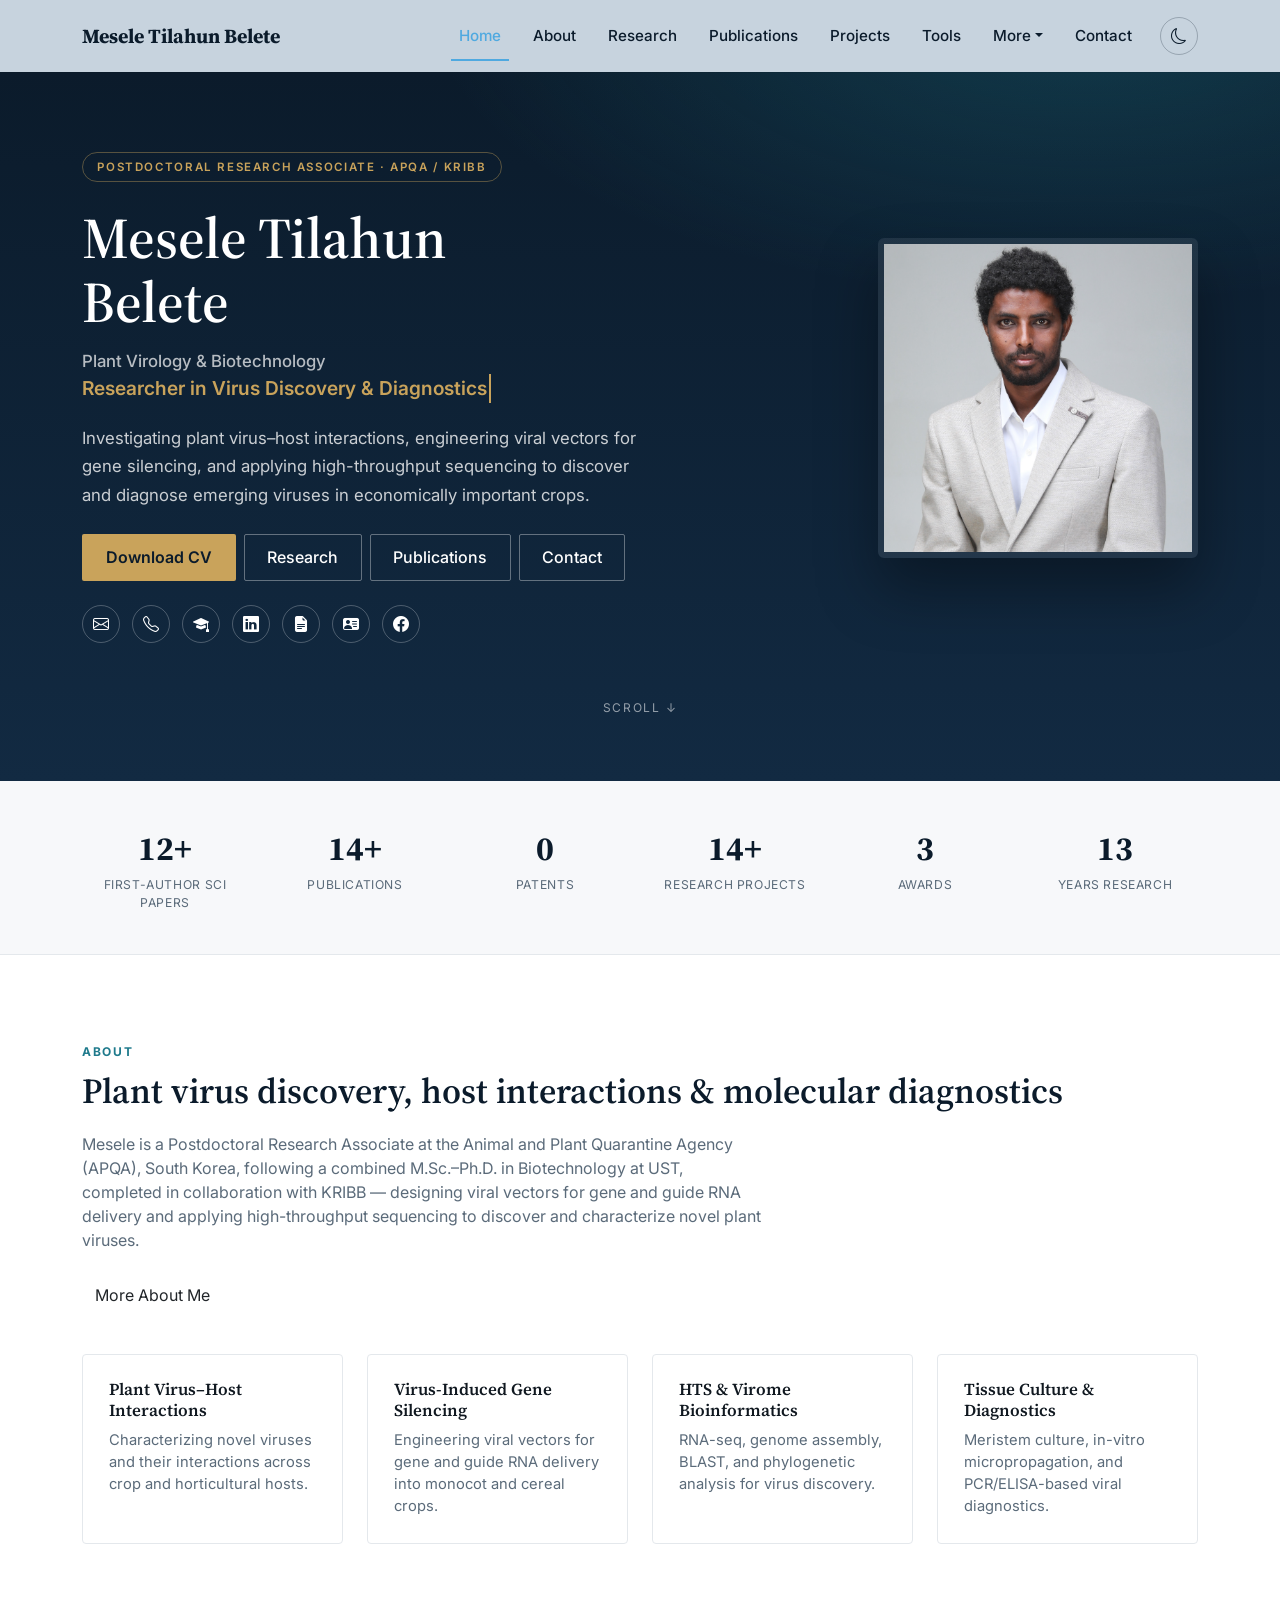
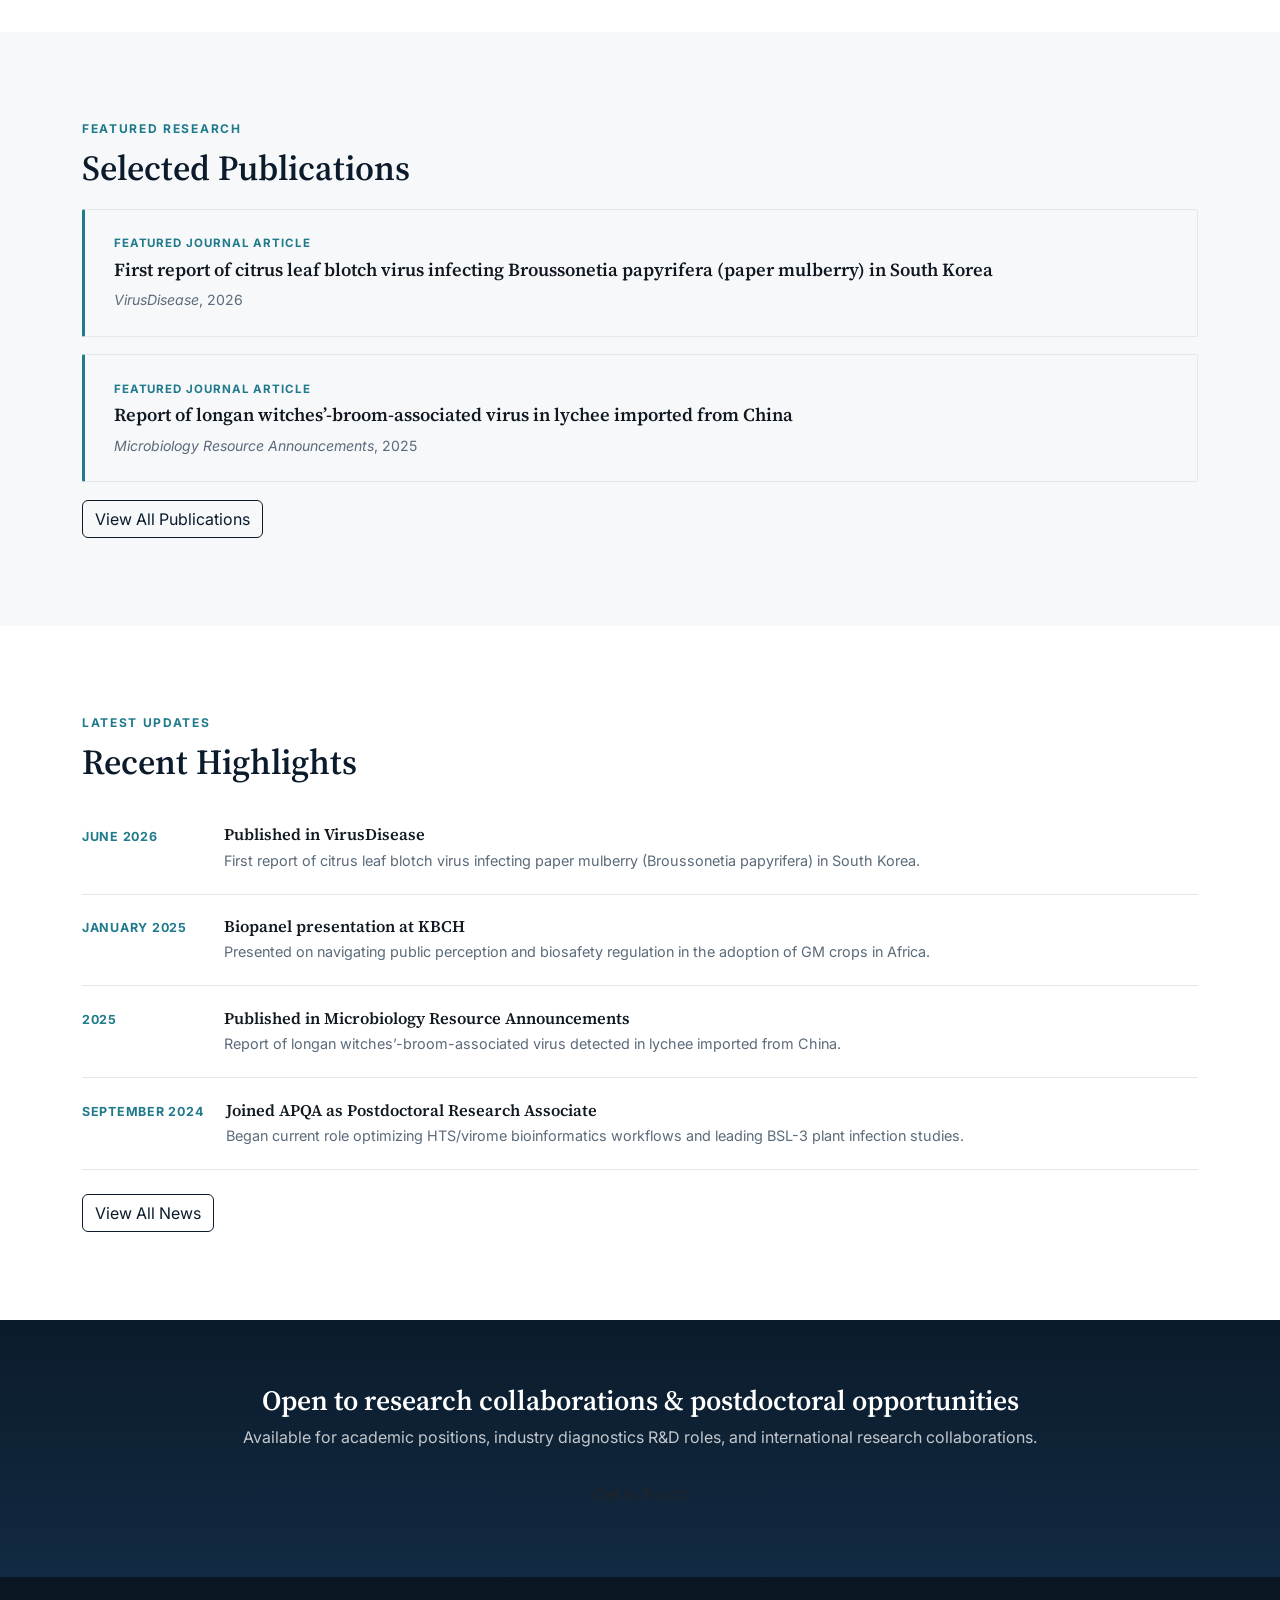
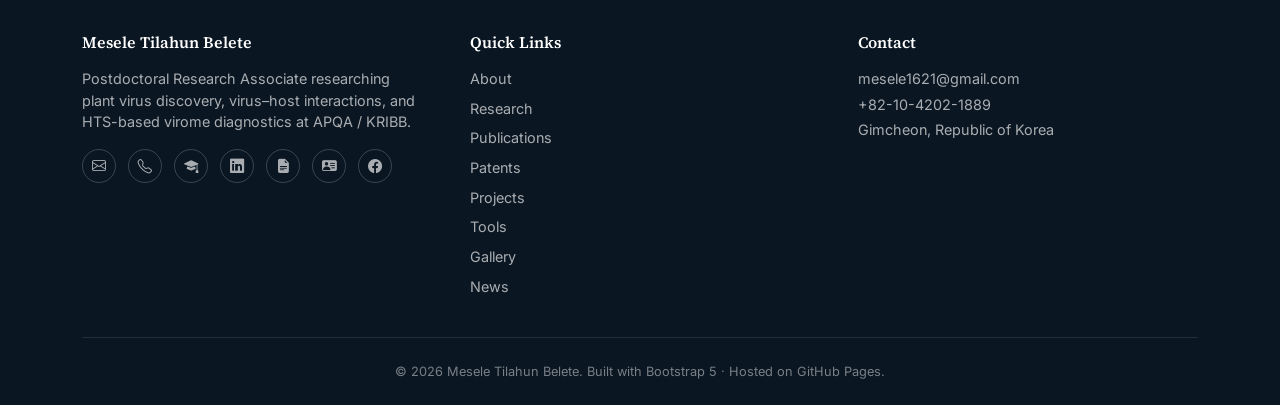
<file: index.html>
<!doctype html>
<html lang="en">
<head>
<meta charset="UTF-8">
<meta name="viewport" content="width=device-width, initial-scale=1.0">
<title>Mesele Tilahun Belete | Plant Virologist & Biotechnology Researcher</title>
<meta name="description" content="Mesele Tilahun Belete — Postdoctoral Research Associate at APQA, specializing in plant virus discovery, virus-induced gene silencing, and high-throughput sequencing-based virome diagnostics.">

<link href="https://cdn.jsdelivr.net/npm/bootstrap@5.3.3/dist/css/bootstrap.min.css" rel="stylesheet">
<link rel="stylesheet" href="https://cdn.jsdelivr.net/npm/bootstrap-icons@1.11.3/font/bootstrap-icons.css">
<link rel="preconnect" href="https://fonts.googleapis.com">
<link href="https://fonts.googleapis.com/css2?family=Source+Serif+4:wght@500;600;700&family=Inter:wght@400;500;600;700&display=swap" rel="stylesheet">

<style>
  :root{
    --navy:#0b1b2b;
    --navy-2:#122a42;
    --accent:#1f7a8c;
    --accent-2:#c9a35b;
    --sky:#4fa9e0;
    --ink:#101820;
    --muted:#5b6b7a;
    --paper:#f7f8fa;
    --line:#e4e8ec;
    --nav-bg:#c7d3de;
  }
  html{scroll-behavior:smooth;}
  body{font-family:'Inter',system-ui,sans-serif;color:var(--ink);background:#fff;}
  h1,h2,h3,.display-font{font-family:'Source Serif 4',Georgia,serif;}
  a{text-decoration:none;}
  section[id]{scroll-margin-top:90px;}

  /* Navbar (light, matches contact page) */
  .navbar{background:var(--nav-bg);padding:1rem 0;box-shadow:0 1px 0 rgba(0,0,0,.05);}
  .navbar .navbar-brand{font-family:'Source Serif 4',serif;font-weight:700;color:var(--navy) !important;}
  .navbar .nav-link{color:var(--navy) !important;font-size:.95rem;font-weight:500;margin:0 .5rem;position:relative;}
  .navbar .nav-link.active{color:var(--sky) !important;}
  .navbar .nav-link.active::after{content:"";position:absolute;left:0;right:0;bottom:-6px;height:2px;background:var(--sky);}
  .navbar .dropdown-menu{border:1px solid var(--line);}
  .navbar .dropdown-item{font-size:.9rem;}
  .navbar .btn-outline-contact{border:1px solid rgba(11,27,43,.3);color:var(--navy);font-size:.85rem;padding:.4rem 1rem;border-radius:2px;}
  .navbar .btn-outline-contact:hover{background:var(--navy);color:#fff;}
  .theme-toggle{
    width:38px;height:38px;border-radius:50%;border:1px solid rgba(11,27,43,.25);
    display:flex;align-items:center;justify-content:center;color:var(--navy);background:transparent;
    margin-left:.75rem;flex:0 0 auto;
  }
  .theme-toggle:hover{background:rgba(11,27,43,.08);}

  /* Hero */
  .hero{
    background:radial-gradient(1100px 500px at 85% -10%, rgba(31,122,140,.35), transparent 60%),
      linear-gradient(180deg,var(--navy) 0%, var(--navy-2) 100%);
    color:#fff;padding:5rem 0 4rem;
  }
  .eyebrow{
    display:inline-block;text-transform:uppercase;letter-spacing:.14em;font-size:.72rem;font-weight:600;
    color:var(--accent-2);border:1px solid rgba(201,163,91,.4);padding:.35rem .9rem;border-radius:100px;margin-bottom:1.5rem;
  }
  .hero h1{font-size:clamp(2.3rem,5vw,3.6rem);font-weight:600;line-height:1.1;margin-bottom:0;}
  .hero .subtitle-line{font-size:1.05rem;color:rgba(255,255,255,.7);font-weight:500;margin-top:1rem;}
  .hero .typing-line{
    font-size:1.2rem;color:var(--accent-2);font-weight:600;margin-bottom:1.3rem;
  }
  .hero .typing-line .cursor{
    display:inline-block;width:2px;background:var(--accent-2);margin-left:2px;
    animation:blink 1s steps(1) infinite;
  }
  @keyframes blink{50%{opacity:0;}}
  .hero p.lede{color:rgba(255,255,255,.78);font-size:1.05rem;max-width:560px;line-height:1.7;}
  .hero .btn-primary-cta{background:var(--accent-2);border:none;color:var(--navy);font-weight:600;padding:.7rem 1.5rem;border-radius:2px;}
  .hero .btn-primary-cta:hover{background:#dbb877;color:var(--navy);}
  .hero .btn-ghost{border:1px solid rgba(255,255,255,.35);color:#fff;font-weight:500;padding:.68rem 1.4rem;border-radius:2px;}
  .hero .btn-ghost:hover{background:rgba(255,255,255,.08);color:#fff;}
  .hero .socials a{
    display:inline-flex;align-items:center;justify-content:center;width:38px;height:38px;
    border:1px solid rgba(255,255,255,.25);border-radius:50%;color:#fff;margin-right:.5rem;font-size:1rem;
  }
  .hero .socials a:hover{background:var(--accent-2);border-color:var(--accent-2);color:var(--navy);}
  .hero .portrait-wrap{position:relative;width:100%;max-width:320px;margin-left:auto;}
  .hero .portrait-wrap img{
    width:100%;aspect-ratio:1/1;object-fit:cover;border-radius:6px;
    border:6px solid rgba(255,255,255,.08);box-shadow:0 30px 60px rgba(0,0,0,.35);
  }
  .scroll-cue{text-align:center;color:rgba(255,255,255,.55);font-size:.75rem;letter-spacing:.14em;text-transform:uppercase;margin-top:3.5rem;}

  /* Stats */
  .stats-strip{background:var(--paper);border-bottom:1px solid var(--line);padding:2.6rem 0;}
  .stat-num{font-family:'Source Serif 4',serif;font-size:2.1rem;font-weight:700;color:var(--navy);margin-bottom:.15rem;}
  .stat-label{font-size:.76rem;color:var(--muted);text-transform:uppercase;letter-spacing:.05em;}

  .section{padding:5.5rem 0;}
  .section-kicker{text-transform:uppercase;letter-spacing:.14em;font-size:.75rem;font-weight:700;color:var(--accent);margin-bottom:.6rem;}
  .section-title{font-size:clamp(1.6rem,3vw,2.2rem);font-weight:600;color:var(--navy);margin-bottom:1.2rem;}

  /* About cards */
  .topic-card{border:1px solid var(--line);border-radius:4px;padding:1.6rem;height:100%;transition:.2s ease;}
  .topic-card:hover{border-color:var(--accent);box-shadow:0 12px 30px rgba(15,40,60,.08);transform:translateY(-3px);}
  .topic-card h5{font-family:'Source Serif 4',serif;font-weight:600;font-size:1.05rem;}
  .topic-card p{color:var(--muted);font-size:.92rem;margin-bottom:0;}

  /* Publications */
  .pub-card{border:1px solid var(--line);border-left:3px solid var(--accent);border-radius:2px;padding:1.6rem 1.8rem;margin-bottom:1.1rem;}
  .pub-tag{font-size:.72rem;text-transform:uppercase;letter-spacing:.08em;color:var(--accent);font-weight:700;}
  .pub-card h4{font-family:'Source Serif 4',serif;font-size:1.15rem;font-weight:600;margin:.4rem 0 .5rem;}
  .pub-card .pub-meta{color:var(--muted);font-size:.88rem;}

  /* News */
  .news-item{display:flex;gap:1.4rem;padding:1.4rem 0;border-bottom:1px solid var(--line);}
  .news-date{min-width:120px;font-size:.78rem;text-transform:uppercase;letter-spacing:.06em;color:var(--accent);font-weight:700;padding-top:.15rem;}
  .news-item h5{font-family:'Source Serif 4',serif;font-size:1.02rem;font-weight:600;margin-bottom:.3rem;}
  .news-item p{color:var(--muted);font-size:.9rem;margin-bottom:0;}

  /* CTA */
  .cta-band{background:linear-gradient(180deg,var(--navy) 0%, var(--navy-2) 100%);color:#fff;padding:4rem 0;text-align:center;}
  .cta-band h3{font-weight:600;margin-bottom:.5rem;}
  .cta-band p{color:rgba(255,255,255,.75);margin-bottom:1.6rem;}

  /* Footer */
  footer{background:#0a1622;color:rgba(255,255,255,.65);padding:3.5rem 0 1.5rem;font-size:.9rem;}
  footer h6{color:#fff;font-family:'Source Serif 4',serif;font-weight:600;margin-bottom:1rem;}
  footer a{color:rgba(255,255,255,.65);}
  footer a:hover{color:var(--accent-2);}
  footer .footer-socials a{display:inline-flex;align-items:center;justify-content:center;width:34px;height:34px;border:1px solid rgba(255,255,255,.2);border-radius:50%;margin-right:.5rem;}
  footer .foot-bottom{border-top:1px solid rgba(255,255,255,.1);margin-top:2.5rem;padding-top:1.5rem;font-size:.8rem;color:rgba(255,255,255,.45);}
</style>
</head>
<body>

<!-- Navbar: Home / About / Research / Publications / Projects / More (dropdown) / Contact -->
<nav class="navbar navbar-expand-lg">
  <div class="container">
    <a class="navbar-brand" href="#top">Mesele Tilahun Belete</a>
    <button class="navbar-toggler" type="button" data-bs-toggle="collapse" data-bs-target="#nav">
      <span class="navbar-toggler-icon"></span>
    </button>
    <div class="collapse navbar-collapse" id="nav">
      <ul class="navbar-nav ms-auto align-items-lg-center">
        <li class="nav-item"><a class="nav-link active" href="#top">Home</a></li>
        <li class="nav-item"><a class="nav-link" href="about.html">About</a></li>
        <li class="nav-item"><a class="nav-link" href="research.html">Research</a></li>
        <li class="nav-item"><a class="nav-link" href="publications.html">Publications</a></li>
        <li class="nav-item"><a class="nav-link" href="projects.html">Projects</a></li>
        <li class="nav-item"><a class="nav-link" href="tools.html">Tools</a></li>
        <li class="nav-item dropdown">
          <a class="nav-link dropdown-toggle" href="#" role="button" data-bs-toggle="dropdown">More</a>
          <ul class="dropdown-menu dropdown-menu-end">
            <li><a class="dropdown-item" href="patents.html">Patents</a></li>
            <li><a class="dropdown-item" href="gallery.html">Gallery</a></li>
            <li><a class="dropdown-item" href="news.html">News</a></li>
            <li><a class="dropdown-item" href="awards.html">Awards</a></li>
            <li><a class="dropdown-item" href="teaching.html">Teaching</a></li>
            <li><a class="dropdown-item" href="cv.html">Full CV</a></li>
          </ul>
        </li>
        <li class="nav-item"><a class="nav-link" href="contact.html">Contact</a></li>
        <li class="nav-item">
          <button class="theme-toggle" id="themeToggle" title="Toggle theme" type="button">
            <i class="bi bi-moon"></i>
          </button>
        </li>
      </ul>
    </div>
  </div>
</nav>

<!-- Hero -->
<header class="hero" id="top">
  <div class="container">
    <div class="row align-items-center gy-5">
      <div class="col-lg-7">
        <span class="eyebrow">Postdoctoral Research Associate &middot; APQA / KRIBB</span>
        <h1>Mesele Tilahun<br>Belete</h1>
        <div class="subtitle-line">Plant Virology &amp; Biotechnology</div>
        <div class="typing-line">Researcher in Virus Discovery &amp; Diagnostics<span class="cursor">&nbsp;</span></div>
        <p class="lede">Investigating plant virus&ndash;host interactions, engineering viral vectors for gene silencing, and applying high-throughput sequencing to discover and diagnose emerging viruses in economically important crops.</p>
        <div class="d-flex flex-wrap gap-2 mt-4 mb-4">
          <a href="files/CV.pdf" class="btn btn-primary-cta">Download CV</a>
          <a href="research.html" class="btn btn-ghost">Research</a>
          <a href="publications.html" class="btn btn-ghost">Publications</a>
          <a href="contact.html" class="btn btn-ghost">Contact</a>
        </div>
        <div class="socials">
          <a href="mailto:mesele1621@gmail.com" title="Email"><i class="bi bi-envelope"></i></a>
          <a href="tel:+821042021889" title="Phone"><i class="bi bi-telephone"></i></a>
          <a href="https://scholar.google.com/citations?hl=en&amp;user=Fv3DatsAAAAJ&amp;view_op=list_works&amp;sortby=pubdate" title="Google Scholar" target="_blank" rel="noopener"><i class="bi bi-mortarboard-fill"></i></a>
          <a href="https://www.linkedin.com/in/mesele-tilahun-belete-8b5aa0107" title="LinkedIn" target="_blank" rel="noopener"><i class="bi bi-linkedin"></i></a>
          <a href="https://www.researchgate.net/profile/Mesele-Belete-2?ev=prf_overview" title="ResearchGate" target="_blank" rel="noopener"><i class="bi bi-file-earmark-text-fill"></i></a>
          <a href="https://orcid.org/0000-0002-1504-1804" title="ORCID" target="_blank" rel="noopener"><i class="bi bi-person-vcard-fill"></i></a>
          <a href="https://www.facebook.com/mes.biot" title="Facebook" target="_blank" rel="noopener"><i class="bi bi-facebook"></i></a>
        </div>
      </div>
      <div class="col-lg-5">
        <div class="portrait-wrap">
          <img src="images/profile.jpg" alt="Portrait of Mesele Tilahun Belete">
        </div>
      </div>
    </div>
    <div class="scroll-cue">Scroll &darr;</div>
  </div>
</header>

<!-- Stats -->
<section class="stats-strip">
  <div class="container">
    <div class="row text-center gy-4">
      <div class="col-6 col-md-2">
        <div class="stat-num">12+</div>
        <div class="stat-label">First-Author SCI Papers</div>
      </div>
      <div class="col-6 col-md-2">
        <div class="stat-num">14+</div>
        <div class="stat-label">Publications</div>
      </div>
      <div class="col-6 col-md-2">
        <div class="stat-num">0</div>
        <div class="stat-label">Patents</div>
      </div>
      <div class="col-6 col-md-2">
        <div class="stat-num">14+</div>
        <div class="stat-label">Research Projects</div>
      </div>
      <div class="col-6 col-md-2">
        <div class="stat-num">3</div>
        <div class="stat-label">Awards</div>
      </div>
      <div class="col-6 col-md-2">
        <div class="stat-num">13</div>
        <div class="stat-label">Years Research</div>
      </div>
    </div>
  </div>
</section>

<!-- About -->
<section class="section" id="about">
  <div class="container">
    <div class="section-kicker">About</div>
    <h2 class="section-title">Plant virus discovery, host interactions &amp; molecular diagnostics</h2>
    <p style="color:var(--muted);max-width:680px;">Mesele is a Postdoctoral Research Associate at the Animal and Plant Quarantine Agency (APQA), South Korea, following a combined M.Sc.&ndash;Ph.D. in Biotechnology at UST, completed in collaboration with KRIBB &mdash; designing viral vectors for gene and guide RNA delivery and applying high-throughput sequencing to discover and characterize novel plant viruses.</p>
    <a href="about.html" class="btn btn-primary-cta mt-2">More About Me</a>

    <div class="row g-4 mt-3">
      <div class="col-md-6 col-lg-3">
        <div class="topic-card">
          <h5>Plant Virus&ndash;Host Interactions</h5>
          <p>Characterizing novel viruses and their interactions across crop and horticultural hosts.</p>
        </div>
      </div>
      <div class="col-md-6 col-lg-3">
        <div class="topic-card">
          <h5>Virus-Induced Gene Silencing</h5>
          <p>Engineering viral vectors for gene and guide RNA delivery into monocot and cereal crops.</p>
        </div>
      </div>
      <div class="col-md-6 col-lg-3">
        <div class="topic-card">
          <h5>HTS &amp; Virome Bioinformatics</h5>
          <p>RNA-seq, genome assembly, BLAST, and phylogenetic analysis for virus discovery.</p>
        </div>
      </div>
      <div class="col-md-6 col-lg-3">
        <div class="topic-card">
          <h5>Tissue Culture &amp; Diagnostics</h5>
          <p>Meristem culture, in-vitro micropropagation, and PCR/ELISA-based viral diagnostics.</p>
        </div>
      </div>
    </div>
  </div>
</section>

<!-- Selected Publications -->
<section class="section" style="background:var(--paper);" id="publications">
  <div class="section-kicker container">Featured Research</div>
  <h2 class="section-title container">Selected Publications</h2>
  <div class="container">
    <div class="pub-card">
      <div class="pub-tag">Featured Journal Article</div>
      <h4>First report of citrus leaf blotch virus infecting Broussonetia papyrifera (paper mulberry) in South Korea</h4>
      <div class="pub-meta"><em>VirusDisease</em>, 2026</div>
    </div>
    <div class="pub-card">
      <div class="pub-tag">Featured Journal Article</div>
      <h4>Report of longan witches&rsquo;-broom-associated virus in lychee imported from China</h4>
      <div class="pub-meta"><em>Microbiology Resource Announcements</em>, 2025</div>
    </div>
    <a href="publications.html" class="btn btn-ghost" style="border-color:var(--navy);color:var(--navy);">View All Publications</a>
  </div>
</section>

<!-- Recent Highlights -->
<section class="section" id="news">
  <div class="container">
    <div class="section-kicker">Latest Updates</div>
    <h2 class="section-title">Recent Highlights</h2>

    <div class="news-item">
      <div class="news-date">June 2026</div>
      <div>
        <h5>Published in VirusDisease</h5>
        <p>First report of citrus leaf blotch virus infecting paper mulberry (Broussonetia papyrifera) in South Korea.</p>
      </div>
    </div>
    <div class="news-item">
      <div class="news-date">January 2025</div>
      <div>
        <h5>Biopanel presentation at KBCH</h5>
        <p>Presented on navigating public perception and biosafety regulation in the adoption of GM crops in Africa.</p>
      </div>
    </div>
    <div class="news-item">
      <div class="news-date">2025</div>
      <div>
        <h5>Published in Microbiology Resource Announcements</h5>
        <p>Report of longan witches&rsquo;-broom-associated virus detected in lychee imported from China.</p>
      </div>
    </div>
    <div class="news-item">
      <div class="news-date">September 2024</div>
      <div>
        <h5>Joined APQA as Postdoctoral Research Associate</h5>
        <p>Began current role optimizing HTS/virome bioinformatics workflows and leading BSL-3 plant infection studies.</p>
      </div>
    </div>

    <a href="news.html" class="btn btn-ghost mt-4" style="border-color:var(--navy);color:var(--navy);">View All News</a>
  </div>
</section>

<!-- CTA -->
<section class="cta-band">
  <div class="container">
    <h3>Open to research collaborations &amp; postdoctoral opportunities</h3>
    <p>Available for academic positions, industry diagnostics R&amp;D roles, and international research collaborations.</p>
    <a href="contact.html" class="btn btn-primary-cta">Get in Touch</a>
  </div>
</section>

<!-- Footer -->
<footer>
  <div class="container">
    <div class="row g-5">
      <div class="col-lg-4">
        <h6>Mesele Tilahun Belete</h6>
        <p>Postdoctoral Research Associate researching plant virus discovery, virus&ndash;host interactions, and HTS-based virome diagnostics at APQA / KRIBB.</p>
        <div class="footer-socials mt-3">
          <a href="mailto:mesele1621@gmail.com" title="Email"><i class="bi bi-envelope"></i></a>
          <a href="tel:+821042021889" title="Phone"><i class="bi bi-telephone"></i></a>
          <a href="https://scholar.google.com/citations?hl=en&amp;user=Fv3DatsAAAAJ&amp;view_op=list_works&amp;sortby=pubdate" title="Google Scholar" target="_blank" rel="noopener"><i class="bi bi-mortarboard-fill"></i></a>
          <a href="https://www.linkedin.com/in/mesele-tilahun-belete-8b5aa0107" title="LinkedIn" target="_blank" rel="noopener"><i class="bi bi-linkedin"></i></a>
          <a href="https://www.researchgate.net/profile/Mesele-Belete-2?ev=prf_overview" title="ResearchGate" target="_blank" rel="noopener"><i class="bi bi-file-earmark-text-fill"></i></a>
          <a href="https://orcid.org/0000-0002-1504-1804" title="ORCID" target="_blank" rel="noopener"><i class="bi bi-person-vcard-fill"></i></a>
          <a href="https://www.facebook.com/mes.biot" title="Facebook" target="_blank" rel="noopener"><i class="bi bi-facebook"></i></a>
        </div>
      </div>
      <div class="col-lg-4">
        <h6>Quick Links</h6>
        <div class="d-flex flex-column gap-2">
          <a href="about.html">About</a>
          <a href="research.html">Research</a>
          <a href="publications.html">Publications</a>
          <a href="patents.html">Patents</a>
          <a href="projects.html">Projects</a>
          <a href="tools.html">Tools</a>
          <a href="gallery.html">Gallery</a>
          <a href="news.html">News</a>
        </div>
      </div>
      <div class="col-lg-4">
        <h6>Contact</h6>
        <p class="mb-1"><a href="mailto:mesele1621@gmail.com">mesele1621@gmail.com</a></p>
        <p class="mb-1">+82-10-4202-1889</p>
        <p class="mb-1">Gimcheon, Republic of Korea</p>
      </div>
    </div>
    <div class="foot-bottom text-center">
      &copy; <span id="year"></span> Mesele Tilahun Belete. Built with Bootstrap 5 &middot; Hosted on GitHub Pages.
    </div>
  </div>
</footer>

<script src="https://cdn.jsdelivr.net/npm/bootstrap@5.3.3/dist/js/bootstrap.bundle.min.js"></script>
<script>
  document.getElementById('year').textContent = new Date().getFullYear();

  // simple light/dark toggle (visual only, matches the moon icon in the nav)
  const toggle = document.getElementById('themeToggle');
  const icon = toggle.querySelector('i');
  toggle.addEventListener('click', () => {
    document.body.classList.toggle('dark-mode');
    const isDark = document.body.classList.contains('dark-mode');
    icon.className = isDark ? 'bi bi-sun' : 'bi bi-moon';
  });
</script>
</body>
</html>
</file>
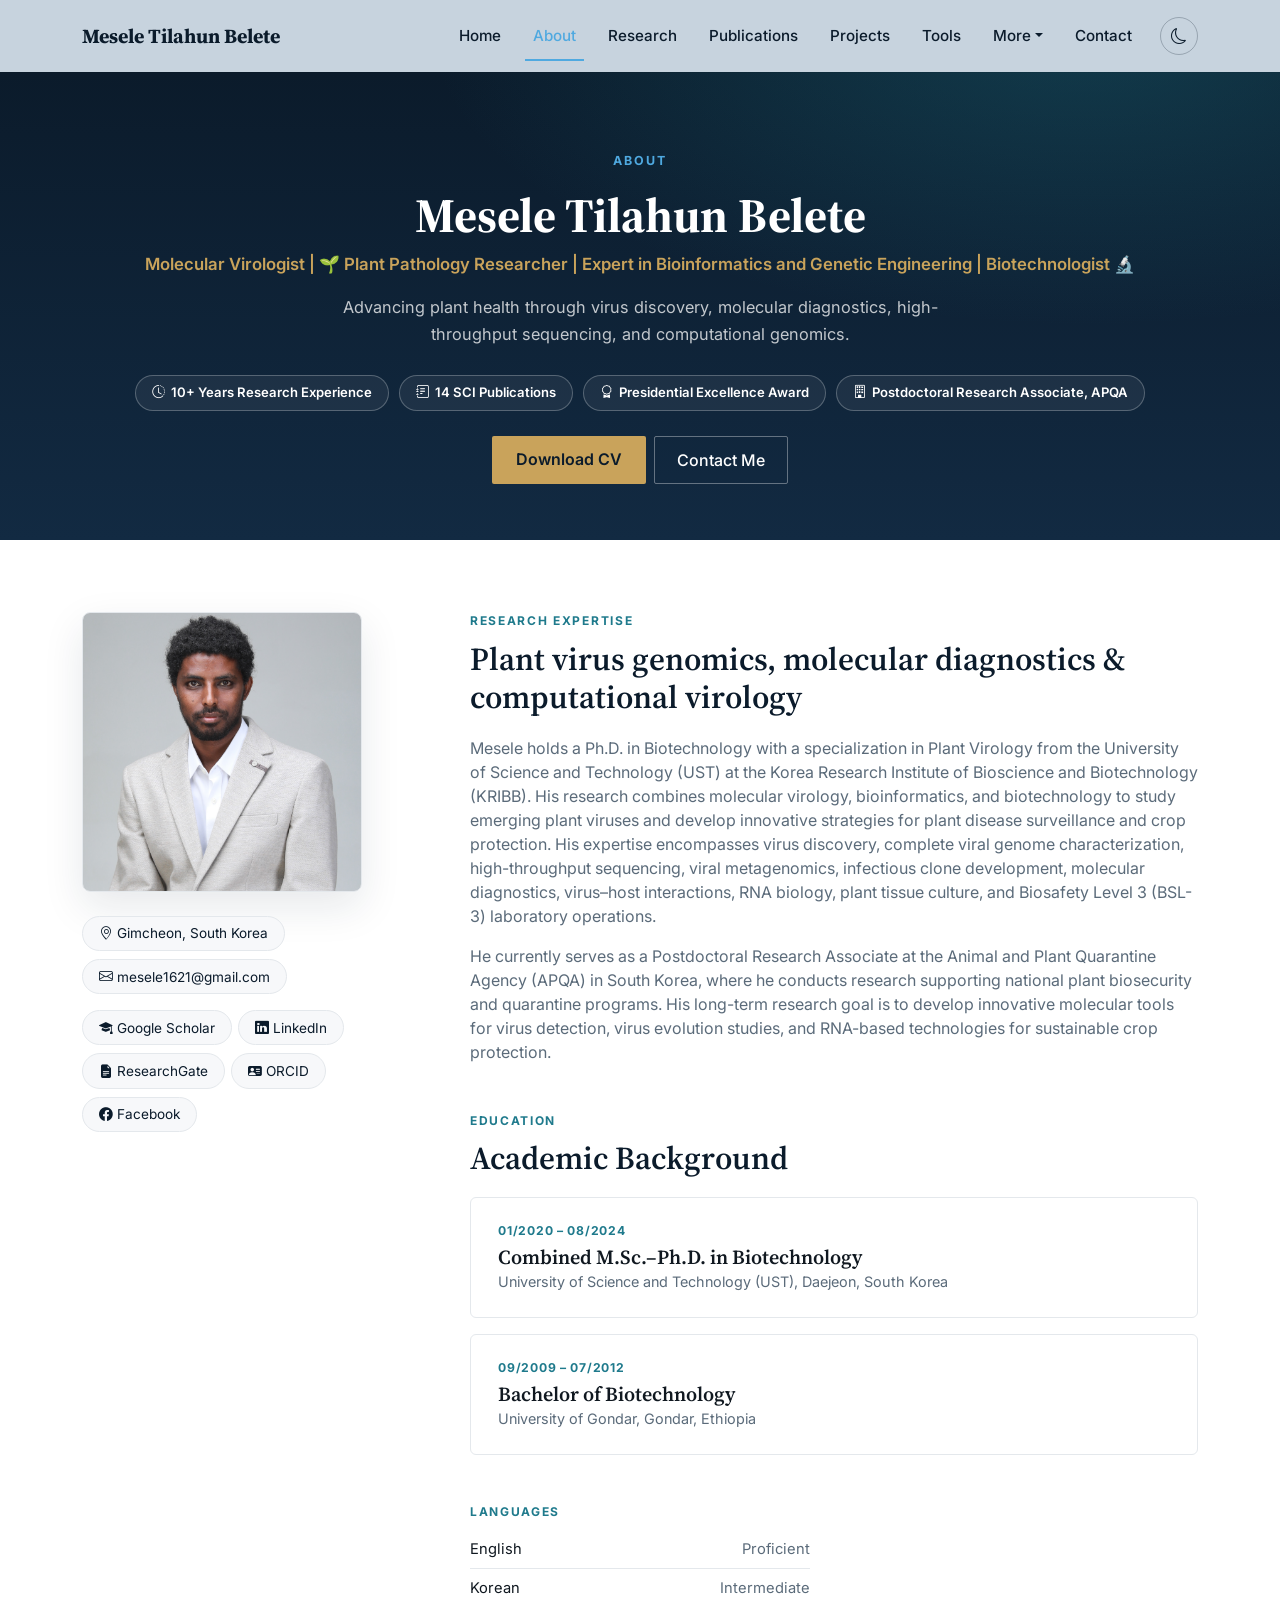
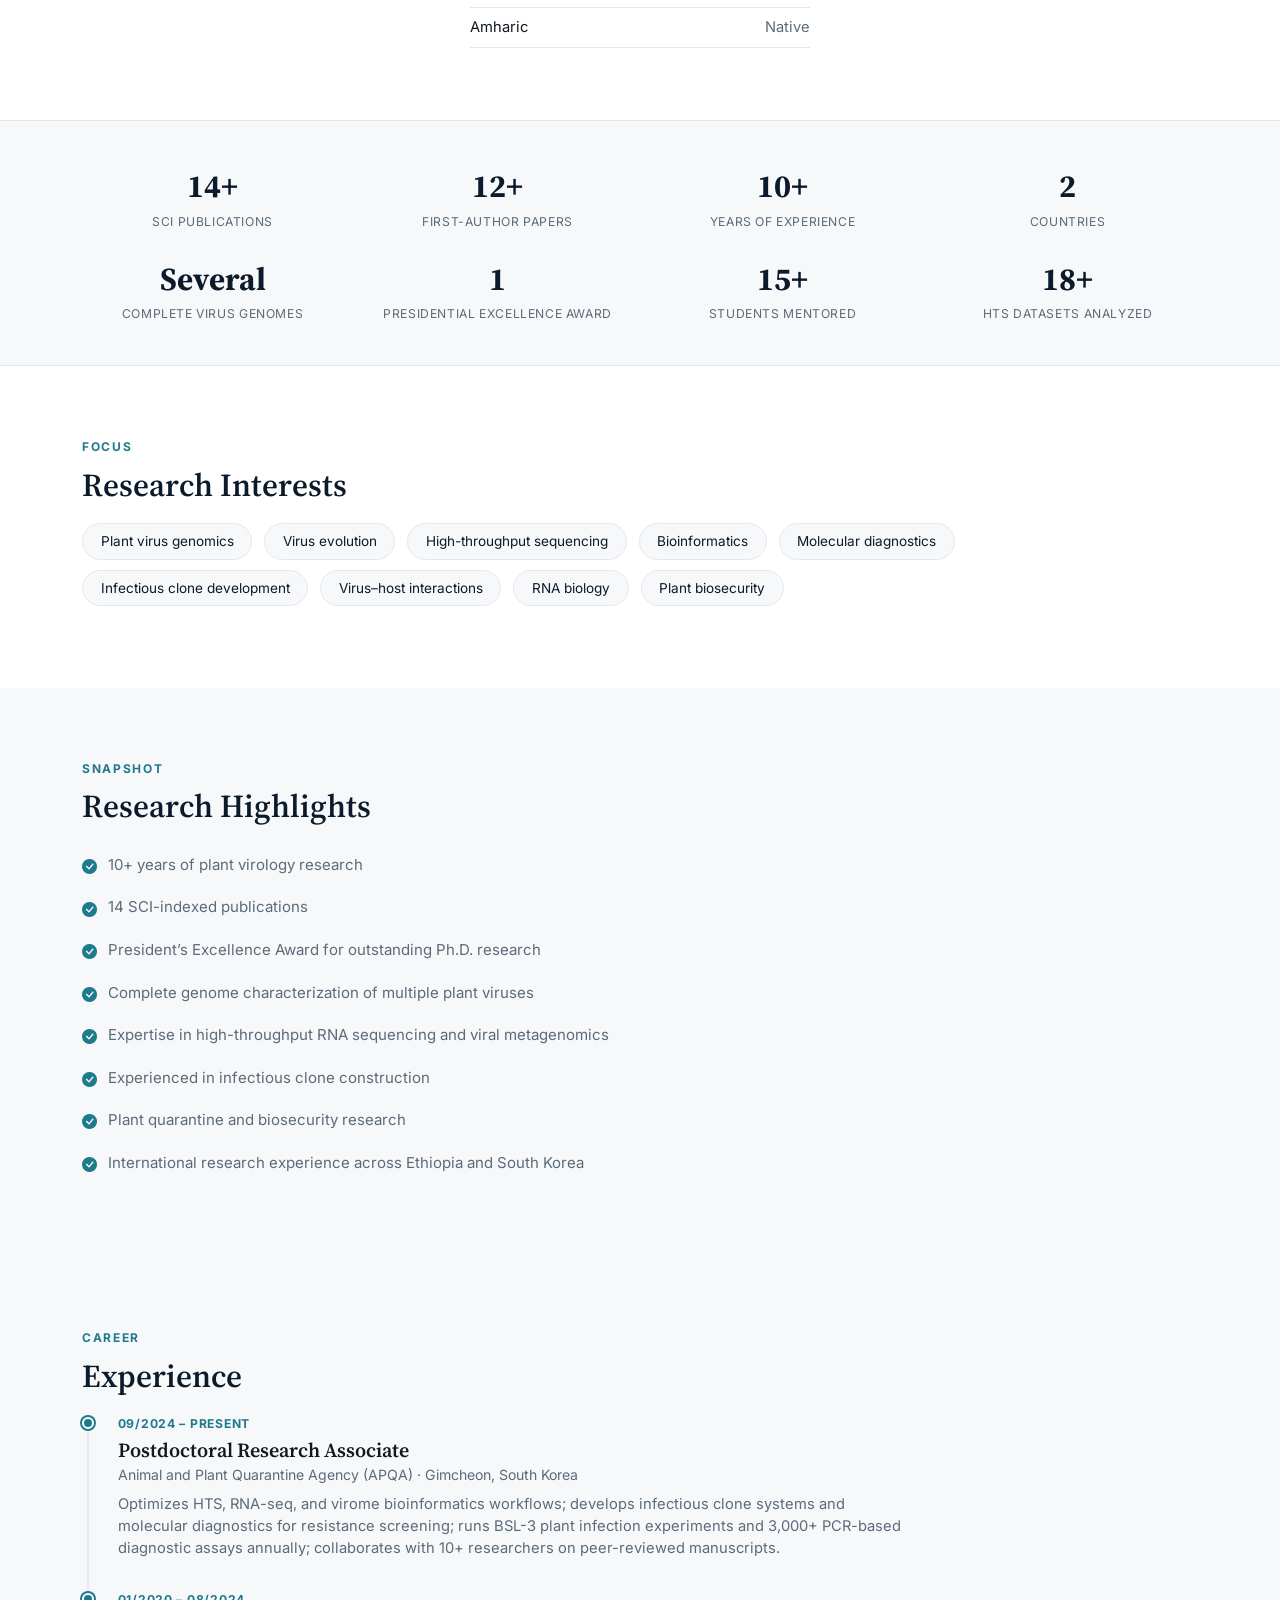
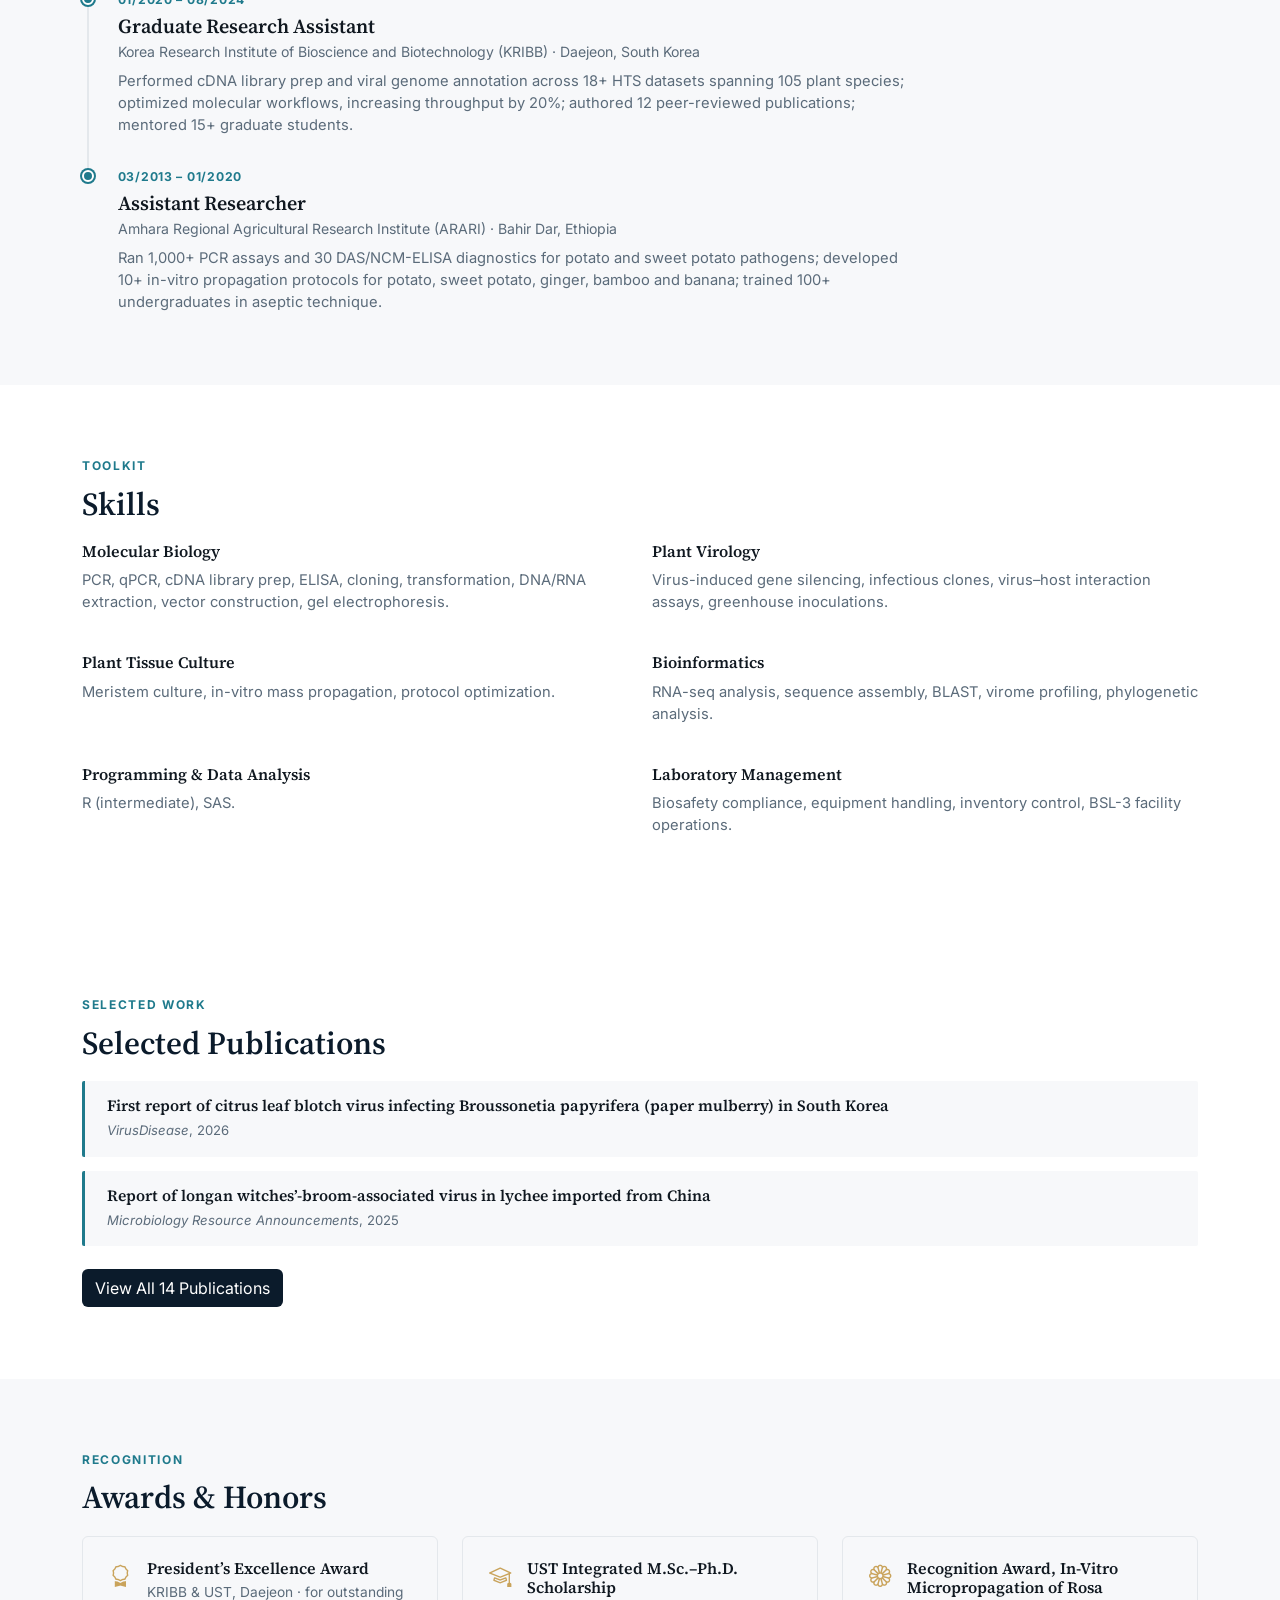
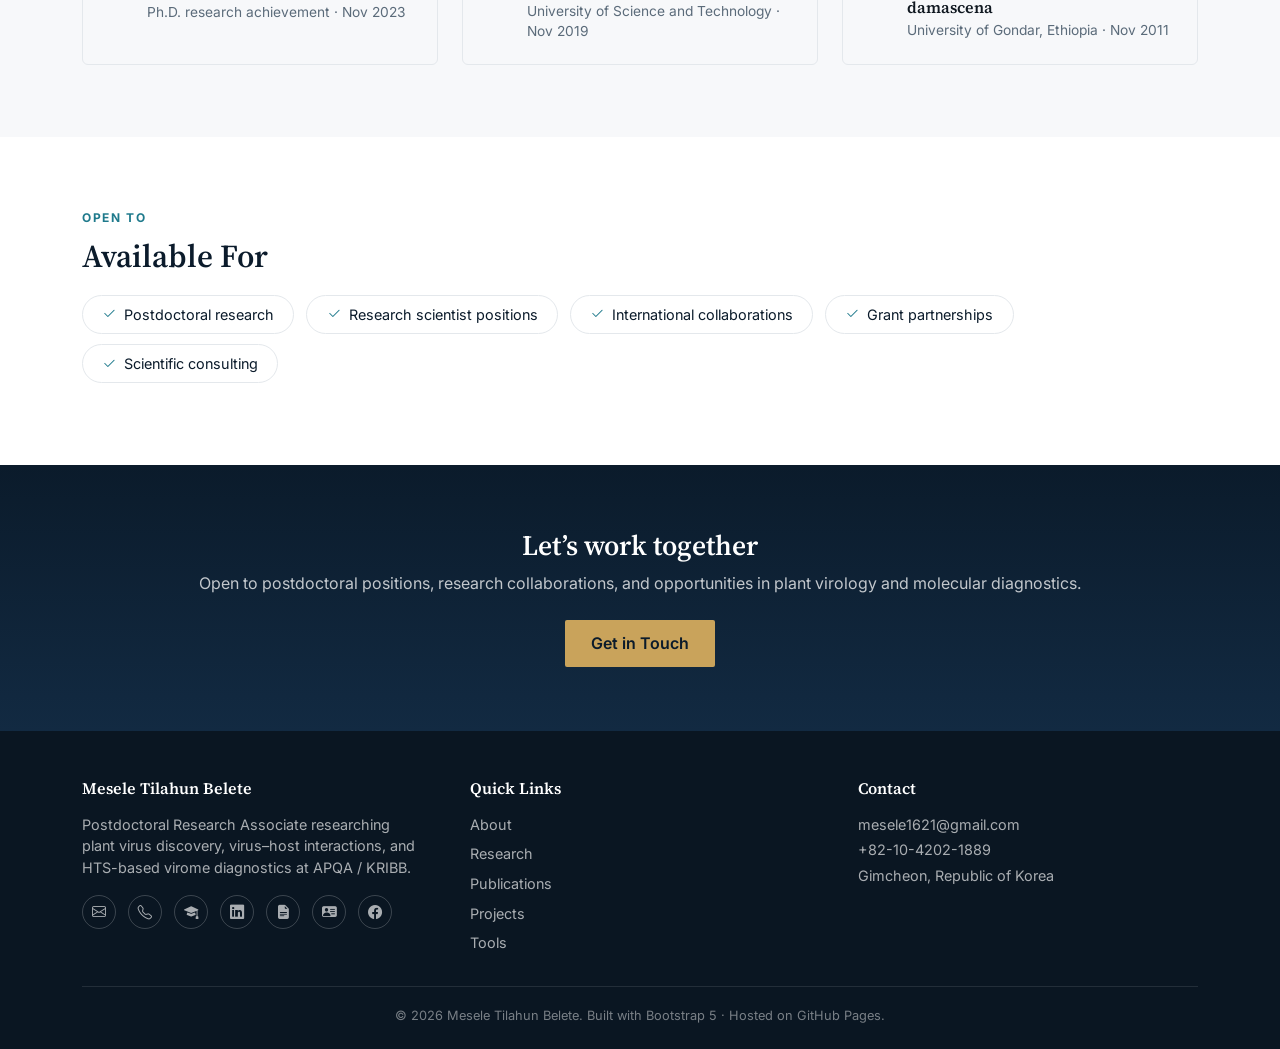
<file: about.html>
<!doctype html>
<html lang="en">
<head>
<meta charset="UTF-8">
<meta name="viewport" content="width=device-width, initial-scale=1.0">
<title>About | Mesele Tilahun Belete</title>
<meta name="description" content="About Mesele Tilahun Belete — Postdoctoral Research Associate specializing in plant virology, biotechnology, and tissue culture.">

<link href="https://cdn.jsdelivr.net/npm/bootstrap@5.3.3/dist/css/bootstrap.min.css" rel="stylesheet">
<link rel="stylesheet" href="https://cdn.jsdelivr.net/npm/bootstrap-icons@1.11.3/font/bootstrap-icons.css">
<link rel="preconnect" href="https://fonts.googleapis.com">
<link href="https://fonts.googleapis.com/css2?family=Source+Serif+4:wght@500;600;700&family=Inter:wght@400;500;600;700&display=swap" rel="stylesheet">

<style>
  :root{
    --navy:#0b1b2b;--navy-2:#122a42;--accent:#1f7a8c;--accent-2:#c9a35b;--sky:#4fa9e0;
    --ink:#101820;--muted:#5b6b7a;--paper:#f7f8fa;--line:#e4e8ec;--nav-bg:#c7d3de;
  }
  html{scroll-behavior:smooth;}
  body{font-family:'Inter',system-ui,sans-serif;color:var(--ink);background:#fff;}
  h1,h2,h3,.display-font{font-family:'Source Serif 4',Georgia,serif;}
  a{text-decoration:none;}

  .navbar{background:var(--nav-bg);padding:1rem 0;box-shadow:0 1px 0 rgba(0,0,0,.05);}
  .navbar .navbar-brand{font-family:'Source Serif 4',serif;font-weight:700;color:var(--navy) !important;}
  .navbar .nav-link{color:var(--navy) !important;font-size:.95rem;font-weight:500;margin:0 .5rem;position:relative;}
  .navbar .nav-link.active{color:var(--sky) !important;}
  .navbar .nav-link.active::after{content:"";position:absolute;left:0;right:0;bottom:-6px;height:2px;background:var(--sky);}
  .navbar .dropdown-menu{border:1px solid var(--line);}
  .navbar .dropdown-item{font-size:.9rem;}
  .theme-toggle{width:38px;height:38px;border-radius:50%;border:1px solid rgba(11,27,43,.25);display:flex;align-items:center;justify-content:center;color:var(--navy);background:transparent;margin-left:.75rem;flex:0 0 auto;}
  .theme-toggle:hover{background:rgba(11,27,43,.08);}

  .page-hero{
    background:radial-gradient(1100px 500px at 85% -10%, rgba(31,122,140,.35), transparent 60%),
      linear-gradient(180deg,var(--navy) 0%, var(--navy-2) 100%);
    color:#fff;padding:5rem 0 3.5rem;text-align:center;
  }
  .page-hero .section-kicker{text-transform:uppercase;letter-spacing:.16em;font-size:.78rem;font-weight:700;color:var(--sky);margin-bottom:1rem;}
  .page-hero h1{font-size:clamp(2.1rem,4.6vw,3rem);font-weight:700;margin-bottom:.5rem;}
  .page-hero .role-line{color:var(--accent-2);font-weight:600;font-size:1.05rem;margin-bottom:1rem;}
  .page-hero p{color:rgba(255,255,255,.75);max-width:640px;margin:0 auto;font-size:1.02rem;line-height:1.7;}
  .fact-chips{display:flex;flex-wrap:wrap;justify-content:center;gap:.6rem;margin:1.6rem 0;}
  .fact-chip{
    display:inline-flex;align-items:center;gap:.4rem;font-size:.82rem;font-weight:600;color:#fff;
    border:1px solid rgba(255,255,255,.25);border-radius:100px;padding:.45rem 1rem;background:rgba(255,255,255,.06);
  }
  .page-hero .btn-primary-cta{background:var(--accent-2);border:none;color:var(--navy);font-weight:600;padding:.7rem 1.5rem;border-radius:2px;}
  .page-hero .btn-primary-cta:hover{background:#dbb877;color:var(--navy);}
  .page-hero .btn-ghost{border:1px solid rgba(255,255,255,.35);color:#fff;font-weight:500;padding:.68rem 1.4rem;border-radius:2px;}
  .page-hero .btn-ghost:hover{background:rgba(255,255,255,.08);color:#fff;}

  .stats-grid{background:var(--paper);border-top:1px solid var(--line);border-bottom:1px solid var(--line);padding:2.6rem 0;}
  .stats-grid .stat-num{font-family:'Source Serif 4',serif;font-size:2rem;font-weight:700;color:var(--navy);margin-bottom:.15rem;}
  .stats-grid .stat-label{font-size:.76rem;color:var(--muted);text-transform:uppercase;letter-spacing:.05em;}

  .tag-pill{display:inline-block;font-size:.85rem;color:var(--navy);background:var(--paper);border:1px solid var(--line);border-radius:100px;padding:.45rem 1.1rem;margin:0 .5rem .6rem 0;}

  .check-list{list-style:none;padding:0;margin:0;}
  .check-list li{display:flex;gap:.7rem;padding:.55rem 0;color:var(--muted);font-size:.94rem;}
  .check-list li i{color:var(--accent);margin-top:.15rem;flex:0 0 auto;}

  .mini-pub{border-left:3px solid var(--accent);padding:1rem 1.4rem;margin-bottom:.9rem;background:var(--paper);border-radius:2px;}
  .mini-pub h6{font-family:'Source Serif 4',serif;font-weight:600;font-size:.98rem;margin-bottom:.3rem;}
  .mini-pub .pub-meta{color:var(--muted);font-size:.82rem;}

  .award-card{border:1px solid var(--line);border-radius:6px;padding:1.4rem 1.6rem;height:100%;display:flex;gap:1rem;}
  .award-card .bi{color:var(--accent-2);font-size:1.4rem;}
  .award-card h6{font-family:'Source Serif 4',serif;font-weight:600;margin-bottom:.2rem;}
  .award-card p{color:var(--muted);font-size:.86rem;margin-bottom:0;}

  .avail-pill{display:inline-flex;align-items:center;gap:.5rem;border:1px solid var(--line);border-radius:100px;padding:.5rem 1.2rem;font-size:.9rem;color:var(--navy);margin:0 .5rem .6rem 0;}
  .avail-pill i{color:var(--accent);}

  .cta-band{background:linear-gradient(180deg,var(--navy) 0%, var(--navy-2) 100%);color:#fff;padding:4rem 0;text-align:center;}
  .cta-band h3{font-weight:600;margin-bottom:.5rem;}
  .cta-band p{color:rgba(255,255,255,.75);margin-bottom:1.6rem;}
  .cta-band .btn-primary-cta{background:var(--accent-2);border:none;color:var(--navy);font-weight:600;padding:.7rem 1.6rem;border-radius:2px;}
  .cta-band .btn-primary-cta:hover{background:#dbb877;color:var(--navy);}

  .section{padding:4.5rem 0;}
  .section-kicker{text-transform:uppercase;letter-spacing:.14em;font-size:.75rem;font-weight:700;color:var(--accent);margin-bottom:.6rem;}
  .section-title{font-size:clamp(1.5rem,3vw,2rem);font-weight:600;color:var(--navy);margin-bottom:1.2rem;}

  .portrait-box{width:100%;max-width:280px;aspect-ratio:1/1;object-fit:cover;border-radius:8px;border:1px solid var(--line);box-shadow:0 15px 40px rgba(15,40,60,.1);}

  .edu-card{border:1px solid var(--line);border-radius:6px;padding:1.5rem 1.7rem;margin-bottom:1rem;}
  .edu-card .edu-date{font-size:.76rem;text-transform:uppercase;letter-spacing:.06em;color:var(--accent);font-weight:700;}
  .edu-card h5{font-family:'Source Serif 4',serif;font-weight:600;margin:.3rem 0 .15rem;}
  .edu-card .edu-org{color:var(--muted);font-size:.9rem;}

  .tl-item{position:relative;padding-left:1.8rem;padding-bottom:2rem;border-left:2px solid var(--line);margin-left:.3rem;}
  .tl-item:last-child{border-color:transparent;padding-bottom:0;}
  .tl-item::before{content:"";position:absolute;left:-7px;top:2px;width:12px;height:12px;border-radius:50%;background:var(--accent);border:2px solid #fff;box-shadow:0 0 0 2px var(--accent);}
  .tl-date{font-size:.76rem;text-transform:uppercase;letter-spacing:.06em;color:var(--accent);font-weight:700;}
  .tl-item h5{font-family:'Source Serif 4',serif;font-weight:600;margin:.3rem 0 .15rem;}
  .tl-item .tl-org{color:var(--muted);font-size:.88rem;margin-bottom:.5rem;}
  .tl-item p{color:var(--muted);font-size:.92rem;margin-bottom:0;}

  .skill-pill{display:inline-block;border:1px solid var(--line);border-radius:100px;padding:.4rem 1rem;font-size:.85rem;color:var(--navy);margin:0 .4rem .5rem 0;background:var(--paper);transition:.15s ease;}
  a.skill-pill:hover{border-color:var(--accent);color:var(--accent);background:#fff;}
  .lang-row{display:flex;justify-content:space-between;max-width:340px;padding:.5rem 0;border-bottom:1px solid var(--line);font-size:.92rem;}

  footer{background:#0a1622;color:rgba(255,255,255,.65);padding:3rem 0 1.5rem;font-size:.9rem;}
  footer h6{color:#fff;font-family:'Source Serif 4',serif;font-weight:600;margin-bottom:1rem;}
  footer a{color:rgba(255,255,255,.65);}
  footer a:hover{color:var(--accent-2);}
  footer .footer-socials a{display:inline-flex;align-items:center;justify-content:center;width:34px;height:34px;border:1px solid rgba(255,255,255,.2);border-radius:50%;margin-right:.5rem;}
  footer .foot-bottom{border-top:1px solid rgba(255,255,255,.1);margin-top:2rem;padding-top:1.2rem;font-size:.8rem;color:rgba(255,255,255,.45);text-align:center;}
</style>
</head>
<body>

<nav class="navbar navbar-expand-lg">
  <div class="container">
    <a class="navbar-brand" href="index.html">Mesele Tilahun Belete</a>
    <button class="navbar-toggler" type="button" data-bs-toggle="collapse" data-bs-target="#nav">
      <span class="navbar-toggler-icon"></span>
    </button>
    <div class="collapse navbar-collapse" id="nav">
      <ul class="navbar-nav ms-auto align-items-lg-center">
        <li class="nav-item"><a class="nav-link" href="index.html">Home</a></li>
        <li class="nav-item"><a class="nav-link active" href="about.html">About</a></li>
        <li class="nav-item"><a class="nav-link" href="research.html">Research</a></li>
        <li class="nav-item"><a class="nav-link" href="publications.html">Publications</a></li>
        <li class="nav-item"><a class="nav-link" href="projects.html">Projects</a></li>
        <li class="nav-item"><a class="nav-link" href="tools.html">Tools</a></li>
        <li class="nav-item dropdown">
          <a class="nav-link dropdown-toggle" href="#" role="button" data-bs-toggle="dropdown">More</a>
          <ul class="dropdown-menu dropdown-menu-end">
            <li><a class="dropdown-item" href="patents.html">Patents</a></li>
            <li><a class="dropdown-item" href="gallery.html">Gallery</a></li>
            <li><a class="dropdown-item" href="news.html">News</a></li>
            <li><a class="dropdown-item" href="awards.html">Awards</a></li>
            <li><a class="dropdown-item" href="teaching.html">Teaching</a></li>
            <li><a class="dropdown-item" href="cv.html">Full CV</a></li>
          </ul>
        </li>
        <li class="nav-item"><a class="nav-link" href="contact.html">Contact</a></li>
        <li class="nav-item">
          <button class="theme-toggle" id="themeToggle" title="Toggle theme" type="button"><i class="bi bi-moon"></i></button>
        </li>
      </ul>
    </div>
  </div>
</nav>

<header class="page-hero">
  <div class="container">
    <div class="section-kicker">About</div>
    <h1>Mesele Tilahun Belete</h1>
    <div class="role-line">Molecular Virologist | &#127793; Plant Pathology Researcher | Expert in Bioinformatics and Genetic Engineering | Biotechnologist &#128300;</div>
    <p>Advancing plant health through virus discovery, molecular diagnostics, high-throughput sequencing, and computational genomics.</p>
    <div class="fact-chips">
      <span class="fact-chip"><i class="bi bi-clock-history"></i>10+ Years Research Experience</span>
      <span class="fact-chip"><i class="bi bi-journal-text"></i>14 SCI Publications</span>
      <span class="fact-chip"><i class="bi bi-award"></i>Presidential Excellence Award</span>
      <span class="fact-chip"><i class="bi bi-building"></i>Postdoctoral Research Associate, APQA</span>
    </div>
    <div class="d-flex flex-wrap justify-content-center gap-2 mt-3">
      <a href="files/CV.pdf" class="btn btn-primary-cta">Download CV</a>
      <a href="contact.html" class="btn btn-ghost">Contact Me</a>
    </div>
  </div>
</header>

<section class="section">
  <div class="container">
    <div class="row g-5 align-items-start">
      <div class="col-lg-4 text-center text-lg-start">
        <img src="images/profile.jpg" alt="Portrait of Mesele Tilahun Belete" class="portrait-box mb-4">
        <div class="d-flex flex-wrap justify-content-center justify-content-lg-start">
          <span class="skill-pill"><i class="bi bi-geo-alt me-1"></i>Gimcheon, South Korea</span>
          <span class="skill-pill"><i class="bi bi-envelope me-1"></i>mesele1621@gmail.com</span>
        </div>
        <div class="d-flex flex-wrap justify-content-center justify-content-lg-start mt-2">
          <a class="skill-pill" href="https://scholar.google.com/citations?hl=en&amp;user=Fv3DatsAAAAJ&amp;view_op=list_works&amp;sortby=pubdate" target="_blank" rel="noopener"><i class="bi bi-mortarboard-fill me-1"></i>Google Scholar</a>
          <a class="skill-pill" href="https://www.linkedin.com/in/mesele-tilahun-belete-8b5aa0107" target="_blank" rel="noopener"><i class="bi bi-linkedin me-1"></i>LinkedIn</a>
          <a class="skill-pill" href="https://www.researchgate.net/profile/Mesele-Belete-2?ev=prf_overview" target="_blank" rel="noopener"><i class="bi bi-file-earmark-text-fill me-1"></i>ResearchGate</a>
          <a class="skill-pill" href="https://orcid.org/0000-0002-1504-1804" target="_blank" rel="noopener"><i class="bi bi-person-vcard-fill me-1"></i>ORCID</a>
          <a class="skill-pill" href="https://www.facebook.com/mes.biot" target="_blank" rel="noopener"><i class="bi bi-facebook me-1"></i>Facebook</a>
        </div>
      </div>
      <div class="col-lg-8">
        <div class="section-kicker">Research Expertise</div>
        <h2 class="section-title">Plant virus genomics, molecular diagnostics &amp; computational virology</h2>
        <p style="color:var(--muted);">Mesele holds a Ph.D. in Biotechnology with a specialization in Plant Virology from the University of Science and Technology (UST) at the Korea Research Institute of Bioscience and Biotechnology (KRIBB). His research combines molecular virology, bioinformatics, and biotechnology to study emerging plant viruses and develop innovative strategies for plant disease surveillance and crop protection. His expertise encompasses virus discovery, complete viral genome characterization, high-throughput sequencing, viral metagenomics, infectious clone development, molecular diagnostics, virus&ndash;host interactions, RNA biology, plant tissue culture, and Biosafety Level 3 (BSL-3) laboratory operations.</p>
        <p style="color:var(--muted);">He currently serves as a Postdoctoral Research Associate at the Animal and Plant Quarantine Agency (APQA) in South Korea, where he conducts research supporting national plant biosecurity and quarantine programs. His long-term research goal is to develop innovative molecular tools for virus detection, virus evolution studies, and RNA-based technologies for sustainable crop protection.</p>

        <div class="section-kicker mt-5">Education</div>
        <h2 class="section-title">Academic Background</h2>
        <div class="edu-card">
          <div class="edu-date">01/2020 &ndash; 08/2024</div>
          <h5>Combined M.Sc.&ndash;Ph.D. in Biotechnology</h5>
          <div class="edu-org">University of Science and Technology (UST), Daejeon, South Korea</div>
        </div>
        <div class="edu-card">
          <div class="edu-date">09/2009 &ndash; 07/2012</div>
          <h5>Bachelor of Biotechnology</h5>
          <div class="edu-org">University of Gondar, Gondar, Ethiopia</div>
        </div>

        <div class="section-kicker mt-5">Languages</div>
        <div class="lang-row"><span>English</span><span style="color:var(--muted);">Proficient</span></div>
        <div class="lang-row"><span>Korean</span><span style="color:var(--muted);">Intermediate</span></div>
        <div class="lang-row"><span>Amharic</span><span style="color:var(--muted);">Native</span></div>
      </div>
    </div>
  </div>
</section>

<section class="stats-grid">
  <div class="container">
    <div class="row text-center gy-4">
      <div class="col-6 col-md-3">
        <div class="stat-num">14+</div>
        <div class="stat-label">SCI Publications</div>
      </div>
      <div class="col-6 col-md-3">
        <div class="stat-num">12+</div>
        <div class="stat-label">First-Author Papers</div>
      </div>
      <div class="col-6 col-md-3">
        <div class="stat-num">10+</div>
        <div class="stat-label">Years of Experience</div>
      </div>
      <div class="col-6 col-md-3">
        <div class="stat-num">2</div>
        <div class="stat-label">Countries</div>
      </div>
      <div class="col-6 col-md-3">
        <div class="stat-num">Several</div>
        <div class="stat-label">Complete Virus Genomes</div>
      </div>
      <div class="col-6 col-md-3">
        <div class="stat-num">1</div>
        <div class="stat-label">Presidential Excellence Award</div>
      </div>
      <div class="col-6 col-md-3">
        <div class="stat-num">15+</div>
        <div class="stat-label">Students Mentored</div>
      </div>
      <div class="col-6 col-md-3">
        <div class="stat-num">18+</div>
        <div class="stat-label">HTS Datasets Analyzed</div>
      </div>
    </div>
  </div>
</section>

<section class="section">
  <div class="container">
    <div class="section-kicker">Focus</div>
    <h2 class="section-title">Research Interests</h2>
    <div>
      <span class="tag-pill">Plant virus genomics</span>
      <span class="tag-pill">Virus evolution</span>
      <span class="tag-pill">High-throughput sequencing</span>
      <span class="tag-pill">Bioinformatics</span>
      <span class="tag-pill">Molecular diagnostics</span>
      <span class="tag-pill">Infectious clone development</span>
      <span class="tag-pill">Virus&ndash;host interactions</span>
      <span class="tag-pill">RNA biology</span>
      <span class="tag-pill">Plant biosecurity</span>
    </div>
  </div>
</section>

<section class="section" style="background:var(--paper);">
  <div class="container">
    <div class="section-kicker">Snapshot</div>
    <h2 class="section-title">Research Highlights</h2>
    <div class="row">
      <div class="col-lg-8">
        <ul class="check-list">
          <li><i class="bi bi-check-circle-fill"></i>10+ years of plant virology research</li>
          <li><i class="bi bi-check-circle-fill"></i>14 SCI-indexed publications</li>
          <li><i class="bi bi-check-circle-fill"></i>President&rsquo;s Excellence Award for outstanding Ph.D. research</li>
          <li><i class="bi bi-check-circle-fill"></i>Complete genome characterization of multiple plant viruses</li>
          <li><i class="bi bi-check-circle-fill"></i>Expertise in high-throughput RNA sequencing and viral metagenomics</li>
          <li><i class="bi bi-check-circle-fill"></i>Experienced in infectious clone construction</li>
          <li><i class="bi bi-check-circle-fill"></i>Plant quarantine and biosecurity research</li>
          <li><i class="bi bi-check-circle-fill"></i>International research experience across Ethiopia and South Korea</li>
        </ul>
      </div>
    </div>
  </div>
</section>

<section class="section" style="background:var(--paper);">
  <div class="container">
    <div class="section-kicker">Career</div>
    <h2 class="section-title">Experience</h2>
    <div class="row">
      <div class="col-lg-9">
        <div class="tl-item">
          <div class="tl-date">09/2024 &ndash; Present</div>
          <h5>Postdoctoral Research Associate</h5>
          <div class="tl-org">Animal and Plant Quarantine Agency (APQA) &middot; Gimcheon, South Korea</div>
          <p>Optimizes HTS, RNA-seq, and virome bioinformatics workflows; develops infectious clone systems and molecular diagnostics for resistance screening; runs BSL-3 plant infection experiments and 3,000+ PCR-based diagnostic assays annually; collaborates with 10+ researchers on peer-reviewed manuscripts.</p>
        </div>
        <div class="tl-item">
          <div class="tl-date">01/2020 &ndash; 08/2024</div>
          <h5>Graduate Research Assistant</h5>
          <div class="tl-org">Korea Research Institute of Bioscience and Biotechnology (KRIBB) &middot; Daejeon, South Korea</div>
          <p>Performed cDNA library prep and viral genome annotation across 18+ HTS datasets spanning 105 plant species; optimized molecular workflows, increasing throughput by 20%; authored 12 peer-reviewed publications; mentored 15+ graduate students.</p>
        </div>
        <div class="tl-item">
          <div class="tl-date">03/2013 &ndash; 01/2020</div>
          <h5>Assistant Researcher</h5>
          <div class="tl-org">Amhara Regional Agricultural Research Institute (ARARI) &middot; Bahir Dar, Ethiopia</div>
          <p>Ran 1,000+ PCR assays and 30 DAS/NCM-ELISA diagnostics for potato and sweet potato pathogens; developed 10+ in-vitro propagation protocols for potato, sweet potato, ginger, bamboo and banana; trained 100+ undergraduates in aseptic technique.</p>
        </div>
      </div>
    </div>
  </div>
</section>

<section class="section">
  <div class="container">
    <div class="section-kicker">Toolkit</div>
    <h2 class="section-title">Skills</h2>
    <div class="row g-4">
      <div class="col-md-6">
        <h6 style="font-family:'Source Serif 4',serif;font-weight:600;">Molecular Biology</h6>
        <p style="color:var(--muted);font-size:.92rem;">PCR, qPCR, cDNA library prep, ELISA, cloning, transformation, DNA/RNA extraction, vector construction, gel electrophoresis.</p>
      </div>
      <div class="col-md-6">
        <h6 style="font-family:'Source Serif 4',serif;font-weight:600;">Plant Virology</h6>
        <p style="color:var(--muted);font-size:.92rem;">Virus-induced gene silencing, infectious clones, virus&ndash;host interaction assays, greenhouse inoculations.</p>
      </div>
      <div class="col-md-6">
        <h6 style="font-family:'Source Serif 4',serif;font-weight:600;">Plant Tissue Culture</h6>
        <p style="color:var(--muted);font-size:.92rem;">Meristem culture, in-vitro mass propagation, protocol optimization.</p>
      </div>
      <div class="col-md-6">
        <h6 style="font-family:'Source Serif 4',serif;font-weight:600;">Bioinformatics</h6>
        <p style="color:var(--muted);font-size:.92rem;">RNA-seq analysis, sequence assembly, BLAST, virome profiling, phylogenetic analysis.</p>
      </div>
      <div class="col-md-6">
        <h6 style="font-family:'Source Serif 4',serif;font-weight:600;">Programming &amp; Data Analysis</h6>
        <p style="color:var(--muted);font-size:.92rem;">R (intermediate), SAS.</p>
      </div>
      <div class="col-md-6">
        <h6 style="font-family:'Source Serif 4',serif;font-weight:600;">Laboratory Management</h6>
        <p style="color:var(--muted);font-size:.92rem;">Biosafety compliance, equipment handling, inventory control, BSL-3 facility operations.</p>
      </div>
    </div>
  </div>
</section>

<section class="section">
  <div class="container">
    <div class="section-kicker">Selected Work</div>
    <h2 class="section-title">Selected Publications</h2>
    <div class="mini-pub">
      <h6>First report of citrus leaf blotch virus infecting Broussonetia papyrifera (paper mulberry) in South Korea</h6>
      <div class="pub-meta"><em>VirusDisease</em>, 2026</div>
    </div>
    <div class="mini-pub">
      <h6>Report of longan witches&rsquo;-broom-associated virus in lychee imported from China</h6>
      <div class="pub-meta"><em>Microbiology Resource Announcements</em>, 2025</div>
    </div>
    <a href="publications.html" class="btn btn-primary-cta mt-2" style="background:var(--navy);color:#fff;">View All 14 Publications</a>
  </div>
</section>

<section class="section" style="background:var(--paper);">
  <div class="container">
    <div class="section-kicker">Recognition</div>
    <h2 class="section-title">Awards &amp; Honors</h2>
    <div class="row g-4">
      <div class="col-md-4">
        <div class="award-card">
          <i class="bi bi-award"></i>
          <div>
            <h6>President&rsquo;s Excellence Award</h6>
            <p>KRIBB &amp; UST, Daejeon &middot; for outstanding Ph.D. research achievement &middot; Nov 2023</p>
          </div>
        </div>
      </div>
      <div class="col-md-4">
        <div class="award-card">
          <i class="bi bi-mortarboard"></i>
          <div>
            <h6>UST Integrated M.Sc.&ndash;Ph.D. Scholarship</h6>
            <p>University of Science and Technology &middot; Nov 2019</p>
          </div>
        </div>
      </div>
      <div class="col-md-4">
        <div class="award-card">
          <i class="bi bi-flower1"></i>
          <div>
            <h6>Recognition Award, In-Vitro Micropropagation of Rosa damascena</h6>
            <p>University of Gondar, Ethiopia &middot; Nov 2011</p>
          </div>
        </div>
      </div>
    </div>
  </div>
</section>

<section class="section">
  <div class="container">
    <div class="section-kicker">Open To</div>
    <h2 class="section-title">Available For</h2>
    <div>
      <span class="avail-pill"><i class="bi bi-check2"></i>Postdoctoral research</span>
      <span class="avail-pill"><i class="bi bi-check2"></i>Research scientist positions</span>
      <span class="avail-pill"><i class="bi bi-check2"></i>International collaborations</span>
      <span class="avail-pill"><i class="bi bi-check2"></i>Grant partnerships</span>
      <span class="avail-pill"><i class="bi bi-check2"></i>Scientific consulting</span>
    </div>
  </div>
</section>

<section class="cta-band">
  <div class="container">
    <h3>Let&rsquo;s work together</h3>
    <p>Open to postdoctoral positions, research collaborations, and opportunities in plant virology and molecular diagnostics.</p>
    <a href="contact.html" class="btn btn-primary-cta">Get in Touch</a>
  </div>
</section>

<footer>
  <div class="container">
    <div class="row g-5">
      <div class="col-lg-4">
        <h6>Mesele Tilahun Belete</h6>
        <p>Postdoctoral Research Associate researching plant virus discovery, virus&ndash;host interactions, and HTS-based virome diagnostics at APQA / KRIBB.</p>
        <div class="footer-socials mt-3">
          <a href="mailto:mesele1621@gmail.com" title="Email"><i class="bi bi-envelope"></i></a>
          <a href="tel:+821042021889" title="Phone"><i class="bi bi-telephone"></i></a>
          <a href="https://scholar.google.com/citations?hl=en&amp;user=Fv3DatsAAAAJ&amp;view_op=list_works&amp;sortby=pubdate" title="Google Scholar" target="_blank" rel="noopener"><i class="bi bi-mortarboard-fill"></i></a>
          <a href="https://www.linkedin.com/in/mesele-tilahun-belete-8b5aa0107" title="LinkedIn" target="_blank" rel="noopener"><i class="bi bi-linkedin"></i></a>
          <a href="https://www.researchgate.net/profile/Mesele-Belete-2?ev=prf_overview" title="ResearchGate" target="_blank" rel="noopener"><i class="bi bi-file-earmark-text-fill"></i></a>
          <a href="https://orcid.org/0000-0002-1504-1804" title="ORCID" target="_blank" rel="noopener"><i class="bi bi-person-vcard-fill"></i></a>
          <a href="https://www.facebook.com/mes.biot" title="Facebook" target="_blank" rel="noopener"><i class="bi bi-facebook"></i></a>
        </div>
      </div>
      <div class="col-lg-4">
        <h6>Quick Links</h6>
        <div class="d-flex flex-column gap-2">
          <a href="about.html">About</a>
          <a href="research.html">Research</a>
          <a href="publications.html">Publications</a>
          <a href="projects.html">Projects</a>
          <a href="tools.html">Tools</a>
        </div>
      </div>
      <div class="col-lg-4">
        <h6>Contact</h6>
        <p class="mb-1"><a href="mailto:mesele1621@gmail.com">mesele1621@gmail.com</a></p>
        <p class="mb-1">+82-10-4202-1889</p>
        <p class="mb-1">Gimcheon, Republic of Korea</p>
      </div>
    </div>
    <div class="foot-bottom">&copy; <span id="year"></span> Mesele Tilahun Belete. Built with Bootstrap 5 &middot; Hosted on GitHub Pages.</div>
  </div>
</footer>

<script src="https://cdn.jsdelivr.net/npm/bootstrap@5.3.3/dist/js/bootstrap.bundle.min.js"></script>
<script>
  document.getElementById('year').textContent = new Date().getFullYear();
  const toggle = document.getElementById('themeToggle');
  const icon = toggle.querySelector('i');
  toggle.addEventListener('click', () => {
    document.body.classList.toggle('dark-mode');
    icon.className = document.body.classList.contains('dark-mode') ? 'bi bi-sun' : 'bi bi-moon';
  });
</script>
</body>
</html>
</file>
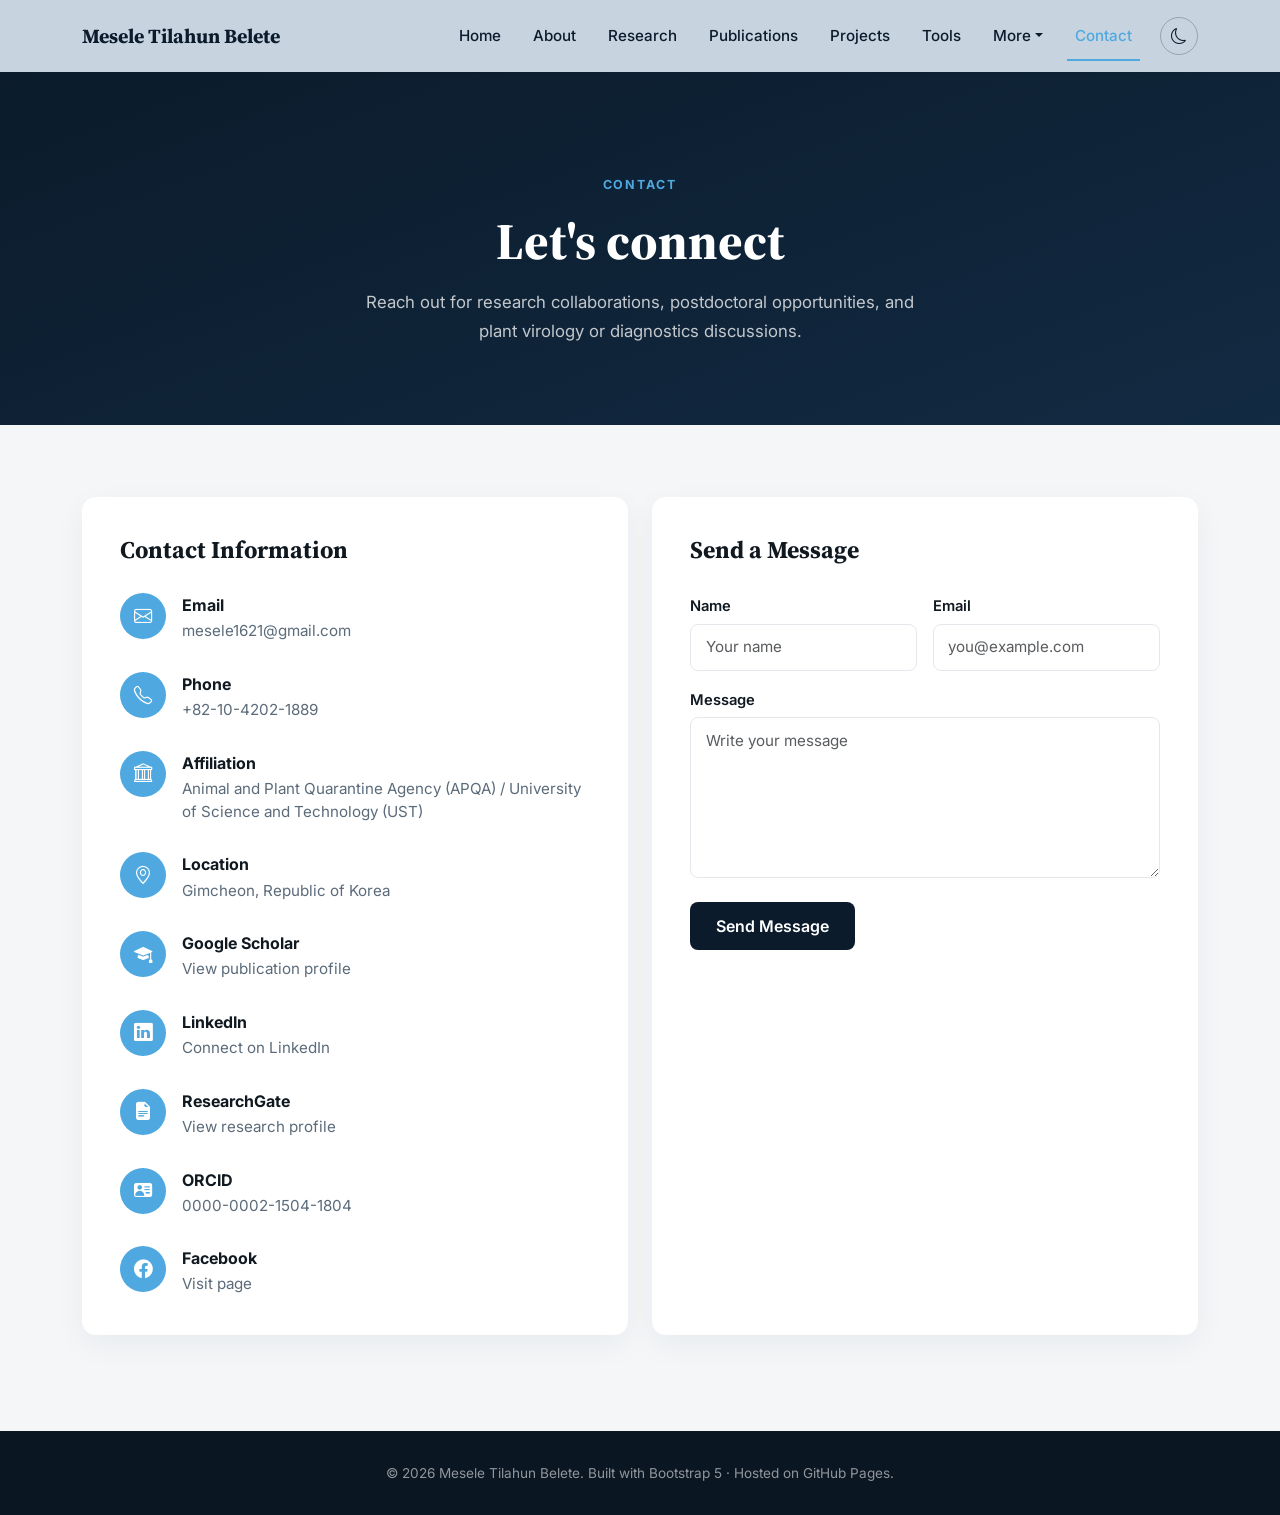
<file: contact.html>
<!doctype html>
<html lang="en">
<head>
<meta charset="UTF-8">
<meta name="viewport" content="width=device-width, initial-scale=1.0">
<title>Contact | Mesele Tilahun Belete</title>
<meta name="description" content="Contact Mesele Tilahun Belete — Postdoctoral Research Associate at APQA, South Korea.">

<link href="https://cdn.jsdelivr.net/npm/bootstrap@5.3.3/dist/css/bootstrap.min.css" rel="stylesheet">
<link rel="stylesheet" href="https://cdn.jsdelivr.net/npm/bootstrap-icons@1.11.3/font/bootstrap-icons.css">
<link rel="preconnect" href="https://fonts.googleapis.com">
<link href="https://fonts.googleapis.com/css2?family=Source+Serif+4:wght@500;600;700&family=Inter:wght@400;500;600;700&display=swap" rel="stylesheet">

<style>
  :root{
    --navy:#0b1b2b;
    --navy-2:#122a42;
    --accent:#1f7a8c;
    --accent-2:#c9a35b;
    --sky:#4fa9e0;
    --ink:#101820;
    --muted:#5b6b7a;
    --paper:#f4f6f8;
    --line:#e4e8ec;
    --nav-bg:#c7d3de;
  }
  html{scroll-behavior:smooth;}
  body{font-family:'Inter',system-ui,sans-serif;color:var(--ink);background:var(--paper);}
  h1,h2,h3,.display-font{font-family:'Source Serif 4',Georgia,serif;}
  a{text-decoration:none;}

  /* ---- Light navbar (matches reference contact page) ---- */
  .navbar{background:var(--nav-bg);padding:1rem 0;box-shadow:0 1px 0 rgba(0,0,0,.05);}
  .navbar .navbar-brand{font-family:'Source Serif 4',serif;font-weight:700;color:var(--navy) !important;}
  .navbar .nav-link{color:var(--navy) !important;font-size:.95rem;font-weight:500;margin:0 .5rem;position:relative;}
  .navbar .nav-link.active{color:var(--sky) !important;}
  .navbar .nav-link.active::after{
    content:"";position:absolute;left:0;right:0;bottom:-6px;height:2px;background:var(--sky);
  }
  .navbar .dropdown-menu{border:1px solid var(--line);}
  .navbar .dropdown-item{font-size:.9rem;}
  .theme-toggle{
    width:38px;height:38px;border-radius:50%;border:1px solid rgba(11,27,43,.25);
    display:flex;align-items:center;justify-content:center;color:var(--navy);background:transparent;
    margin-left:.75rem;flex:0 0 auto;
  }
  .theme-toggle:hover{background:rgba(11,27,43,.08);}

  /* ---- Hero band ---- */
  .contact-hero{
    background:linear-gradient(160deg,var(--navy) 0%, var(--navy-2) 100%);
    color:#fff;text-align:center;padding:6.5rem 0 5rem;
  }
  .contact-hero .section-kicker{
    text-transform:uppercase;letter-spacing:.16em;font-size:.78rem;font-weight:700;color:var(--sky);margin-bottom:1rem;
  }
  .contact-hero h1{font-size:clamp(2.2rem,5vw,3.2rem);font-weight:800;margin-bottom:1rem;}
  .contact-hero p{color:rgba(255,255,255,.75);max-width:560px;margin:0 auto;font-size:1.05rem;line-height:1.7;}

  /* ---- Body ---- */
  .contact-body{padding:4.5rem 0 6rem;}
  .contact-card{
    background:#fff;border-radius:14px;padding:2.4rem;height:100%;
    box-shadow:0 10px 30px rgba(15,40,60,.05);
  }
  .contact-card h2{font-size:1.5rem;font-weight:700;margin-bottom:1.8rem;}

  .info-row{display:flex;gap:1rem;margin-bottom:1.8rem;}
  .info-row:last-child{margin-bottom:0;}
  .info-icon{
    width:46px;height:46px;min-width:46px;border-radius:50%;
    background:var(--sky);color:#fff;display:flex;align-items:center;justify-content:center;font-size:1.15rem;
  }
  .info-row strong{display:block;font-weight:700;margin-bottom:.2rem;}
  .info-row span, .info-row a{display:block;color:var(--muted);font-size:.95rem;line-height:1.5;}
  .info-row a{color:var(--muted);}
  .info-row a:hover{color:var(--sky);}

  .form-label{font-weight:600;font-size:.92rem;margin-bottom:.4rem;}
  .form-control{
    border:1px solid var(--line);border-radius:8px;padding:.7rem .9rem;font-size:.95rem;
  }
  .form-control:focus{border-color:var(--sky);box-shadow:0 0 0 3px rgba(79,169,224,.15);}
  .btn-send{
    background:var(--navy);color:#fff;font-weight:600;padding:.75rem 1.6rem;border-radius:8px;border:none;
  }
  .btn-send:hover{background:var(--navy-2);color:#fff;}

  footer{background:#0a1622;color:rgba(255,255,255,.55);padding:2rem 0;text-align:center;font-size:.85rem;}
  footer a{color:rgba(255,255,255,.7);}
  footer a:hover{color:var(--accent-2);}
  footer .footer-socials a{display:inline-flex;align-items:center;justify-content:center;width:34px;height:34px;border:1px solid rgba(255,255,255,.2);border-radius:50%;margin-right:.5rem;}
</style>
</head>
<body>

<!-- Navbar -->
<nav class="navbar navbar-expand-lg">
  <div class="container">
    <a class="navbar-brand" href="index.html">Mesele Tilahun Belete</a>
    <button class="navbar-toggler" type="button" data-bs-toggle="collapse" data-bs-target="#nav">
      <span class="navbar-toggler-icon"></span>
    </button>
    <div class="collapse navbar-collapse" id="nav">
      <ul class="navbar-nav ms-auto align-items-lg-center">
        <li class="nav-item"><a class="nav-link" href="index.html">Home</a></li>
        <li class="nav-item"><a class="nav-link" href="about.html">About</a></li>
        <li class="nav-item"><a class="nav-link" href="research.html">Research</a></li>
        <li class="nav-item"><a class="nav-link" href="publications.html">Publications</a></li>
        <li class="nav-item"><a class="nav-link" href="projects.html">Projects</a></li>
        <li class="nav-item"><a class="nav-link" href="tools.html">Tools</a></li>
        <li class="nav-item dropdown">
          <a class="nav-link dropdown-toggle" href="#" role="button" data-bs-toggle="dropdown">More</a>
          <ul class="dropdown-menu dropdown-menu-end">
            <li><a class="dropdown-item" href="patents.html">Patents</a></li>
            <li><a class="dropdown-item" href="gallery.html">Gallery</a></li>
            <li><a class="dropdown-item" href="news.html">News</a></li>
            <li><a class="dropdown-item" href="awards.html">Awards</a></li>
            <li><a class="dropdown-item" href="teaching.html">Teaching</a></li>
            <li><a class="dropdown-item" href="cv.html">Full CV</a></li>
          </ul>
        </li>
        <li class="nav-item"><a class="nav-link active" href="contact.html">Contact</a></li>
        <li class="nav-item">
          <button class="theme-toggle" id="themeToggle" title="Toggle theme" type="button">
            <i class="bi bi-moon"></i>
          </button>
        </li>
      </ul>
    </div>
  </div>
</nav>

<!-- Hero -->
<header class="contact-hero">
  <div class="container">
    <div class="section-kicker">Contact</div>
    <h1>Let's connect</h1>
    <p>Reach out for research collaborations, postdoctoral opportunities, and plant virology or diagnostics discussions.</p>
  </div>
</header>

<!-- Body -->
<section class="contact-body">
  <div class="container">
    <div class="row g-4">

      <div class="col-lg-6">
        <div class="contact-card">
          <h2>Contact Information</h2>

          <div class="info-row">
            <div class="info-icon"><i class="bi bi-envelope"></i></div>
            <div>
              <strong>Email</strong>
              <a href="mailto:mesele1621@gmail.com">mesele1621@gmail.com</a>
            </div>
          </div>

          <div class="info-row">
            <div class="info-icon"><i class="bi bi-telephone"></i></div>
            <div>
              <strong>Phone</strong>
              <a href="tel:+821042021889">+82-10-4202-1889</a>
            </div>
          </div>

          <div class="info-row">
            <div class="info-icon"><i class="bi bi-bank"></i></div>
            <div>
              <strong>Affiliation</strong>
              <span>Animal and Plant Quarantine Agency (APQA) / University of Science and Technology (UST)</span>
            </div>
          </div>

          <div class="info-row">
            <div class="info-icon"><i class="bi bi-geo-alt"></i></div>
            <div>
              <strong>Location</strong>
              <span>Gimcheon, Republic of Korea</span>
            </div>
          </div>

          <div class="info-row">
            <div class="info-icon"><i class="bi bi-mortarboard-fill"></i></div>
            <div>
              <strong>Google Scholar</strong>
              <a href="https://scholar.google.com/citations?hl=en&amp;user=Fv3DatsAAAAJ&amp;view_op=list_works&amp;sortby=pubdate" target="_blank" rel="noopener">View publication profile</a>
            </div>
          </div>

          <div class="info-row">
            <div class="info-icon"><i class="bi bi-linkedin"></i></div>
            <div>
              <strong>LinkedIn</strong>
              <a href="https://www.linkedin.com/in/mesele-tilahun-belete-8b5aa0107" target="_blank" rel="noopener">Connect on LinkedIn</a>
            </div>
          </div>

          <div class="info-row">
            <div class="info-icon"><i class="bi bi-file-earmark-text-fill"></i></div>
            <div>
              <strong>ResearchGate</strong>
              <a href="https://www.researchgate.net/profile/Mesele-Belete-2?ev=prf_overview" target="_blank" rel="noopener">View research profile</a>
            </div>
          </div>

          <div class="info-row">
            <div class="info-icon"><i class="bi bi-person-vcard-fill"></i></div>
            <div>
              <strong>ORCID</strong>
              <a href="https://orcid.org/0000-0002-1504-1804" target="_blank" rel="noopener">0000-0002-1504-1804</a>
            </div>
          </div>

          <div class="info-row">
            <div class="info-icon"><i class="bi bi-facebook"></i></div>
            <div>
              <strong>Facebook</strong>
              <a href="https://www.facebook.com/mes.biot" target="_blank" rel="noopener">Visit page</a>
            </div>
          </div>
        </div>
      </div>

      <div class="col-lg-6">
        <div class="contact-card">
          <h2>Send a Message</h2>
          <form action="mailto:mesele1621@gmail.com" method="post" enctype="text/plain">
            <div class="row g-3 mb-3">
              <div class="col-sm-6">
                <label class="form-label">Name</label>
                <input type="text" class="form-control" placeholder="Your name" name="name" required>
              </div>
              <div class="col-sm-6">
                <label class="form-label">Email</label>
                <input type="email" class="form-control" placeholder="you@example.com" name="email" required>
              </div>
            </div>
            <div class="mb-4">
              <label class="form-label">Message</label>
              <textarea class="form-control" rows="6" placeholder="Write your message" name="message" required></textarea>
            </div>
            <button type="submit" class="btn btn-send">Send Message</button>
          </form>
        </div>
      </div>

    </div>
  </div>
</section>

<footer>
  <div class="container">
    &copy; <span id="year"></span> Mesele Tilahun Belete. Built with Bootstrap 5 &middot; Hosted on GitHub Pages.
  </div>
</footer>

<script src="https://cdn.jsdelivr.net/npm/bootstrap@5.3.3/dist/js/bootstrap.bundle.min.js"></script>
<script>
  document.getElementById('year').textContent = new Date().getFullYear();

  // simple light/dark toggle (visual only, matches the moon icon in the nav)
  const toggle = document.getElementById('themeToggle');
  const icon = toggle.querySelector('i');
  toggle.addEventListener('click', () => {
    document.body.classList.toggle('dark-mode');
    const isDark = document.body.classList.contains('dark-mode');
    icon.className = isDark ? 'bi bi-sun' : 'bi bi-moon';
  });
</script>
</body>
</html>
</file>
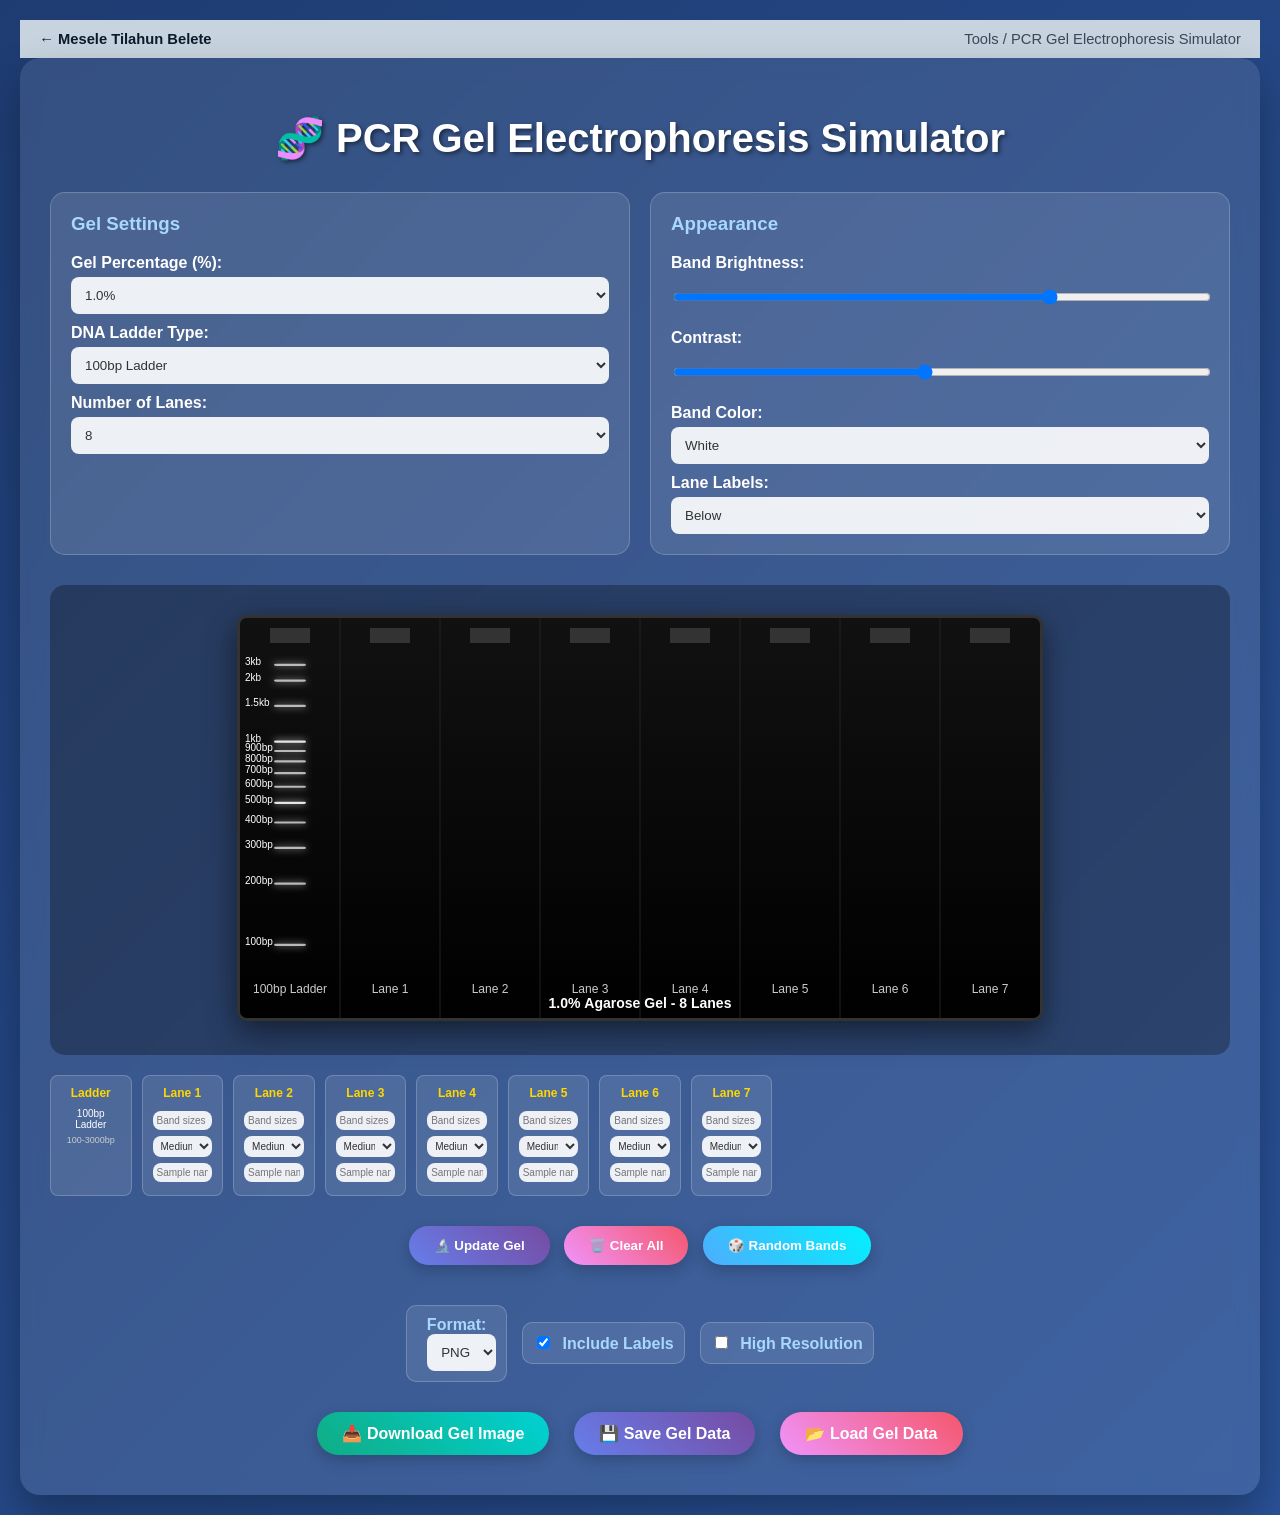
<file: gel-simulator.html>
<!DOCTYPE html>
<html lang="en">
<head>
    <meta charset="UTF-8">
    <meta name="viewport" content="width=device-width, initial-scale=1.0">
    <title>PCR Gel Electrophoresis Simulator</title>
    <style>
        body {
            font-family: 'Arial', sans-serif;
            background: linear-gradient(135deg, #1e3c72, #2a5298);
            margin: 0;
            padding: 20px;
            min-height: 100vh;
            color: white;
        }
        
        .container {
            max-width: 1200px;
            margin: 0 auto;
            background: rgba(255, 255, 255, 0.1);
            backdrop-filter: blur(10px);
            border-radius: 20px;
            padding: 30px;
            box-shadow: 0 20px 40px rgba(0, 0, 0, 0.3);
        }
        
        h1 {
            text-align: center;
            margin-bottom: 30px;
            font-size: 2.5em;
            text-shadow: 2px 2px 4px rgba(0, 0, 0, 0.5);
        }
        
        .controls {
            display: grid;
            grid-template-columns: repeat(auto-fit, minmax(250px, 1fr));
            gap: 20px;
            margin-bottom: 30px;
        }
        
        .control-group {
            background: rgba(255, 255, 255, 0.1);
            padding: 20px;
            border-radius: 15px;
            border: 1px solid rgba(255, 255, 255, 0.2);
        }
        
        .control-group h3 {
            margin-top: 0;
            color: #a8d8ff;
        }
        
        label {
            display: block;
            margin: 10px 0 5px;
            font-weight: bold;
        }
        
        input, select {
            width: 100%;
            padding: 10px;
            border: none;
            border-radius: 8px;
            background: rgba(255, 255, 255, 0.9);
            color: #333;
            box-sizing: border-box;
        }
        
        button {
            background: linear-gradient(45deg, #ff6b6b, #ee5a24);
            color: white;
            border: none;
            padding: 12px 25px;
            border-radius: 25px;
            cursor: pointer;
            font-weight: bold;
            margin: 10px 5px;
            transition: all 0.3s ease;
            box-shadow: 0 5px 15px rgba(0, 0, 0, 0.2);
        }
        
        button:hover {
            transform: translateY(-2px);
            box-shadow: 0 8px 25px rgba(0, 0, 0, 0.3);
        }
        
        .gel-container {
            background: rgba(0, 0, 0, 0.3);
            padding: 30px;
            border-radius: 15px;
            margin: 20px 0;
            text-align: center;
        }
        
        #gelCanvas {
            border: 3px solid #333;
            border-radius: 10px;
            background: #1a1a1a;
            box-shadow: 0 10px 30px rgba(0, 0, 0, 0.5);
            max-width: 100%;
        }
        
        .lane-controls {
            display: grid;
            grid-template-columns: repeat(auto-fill, minmax(80px, 1fr));
            gap: 10px;
            margin-top: 20px;
            max-height: 400px;
            overflow-y: auto;
        }
        
        .lane-control {
            background: rgba(255, 255, 255, 0.1);
            padding: 10px;
            border-radius: 8px;
            text-align: center;
            border: 1px solid rgba(255, 255, 255, 0.2);
        }
        
        .lane-control h4 {
            margin: 0 0 8px;
            color: #ffd700;
            font-size: 12px;
        }
        
        .band-input {
            margin: 3px 0;
            padding: 4px;
            font-size: 10px;
            width: 100%;
            box-sizing: border-box;
        }
        
        .download-section {
            text-align: center;
            margin-top: 30px;
        }
        
        .download-controls {
            display: flex;
            justify-content: center;
            align-items: center;
            gap: 15px;
            flex-wrap: wrap;
            margin-bottom: 20px;
        }
        
        .format-selector {
            background: rgba(255, 255, 255, 0.1);
            padding: 10px;
            border-radius: 10px;
            border: 1px solid rgba(255, 255, 255, 0.2);
        }
        
        .download-btn {
            background: linear-gradient(45deg, #10ac84, #00d2d3);
            font-size: 16px;
            padding: 12px 25px;
        }
    </style>
    <style>
        .site-backbar{
            background:#c7d3de;color:#0b1b2b;padding:.7rem 1.2rem;
            display:flex;align-items:center;justify-content:space-between;
            font-family:'Arial',sans-serif;font-size:.92rem;flex-wrap:wrap;gap:.5rem;
        }
        .site-backbar a{color:#0b1b2b;text-decoration:none;font-weight:600;}
        .site-backbar a:hover{color:#1f7a8c;}
        .site-backbar .brand{font-weight:700;}
        .site-backbar .crumbs{opacity:.75;}
    </style>
</head>
<body>
<div class="site-backbar">
    <a href="index.html" class="brand">&larr; Mesele Tilahun Belete</a>
    <span class="crumbs">Tools / PCR Gel Electrophoresis Simulator</span>
</div>
    <div class="container">
        <h1>🧬 PCR Gel Electrophoresis Simulator</h1>
        
        <div class="controls">
            <div class="control-group">
                <h3>Gel Settings</h3>
                <label for="gelPercent">Gel Percentage (%):</label>
                <select id="gelPercent">
                    <option value="0.8">0.8%</option>
                    <option value="1.0" selected>1.0%</option>
                    <option value="1.5">1.5%</option>
                    <option value="2.0">2.0%</option>
                </select>
                
                <label for="ladderType">DNA Ladder Type:</label>
                <select id="ladderType">
                    <option value="50bp">50bp Ladder</option>
                    <option value="100bp" selected>100bp Ladder</option>
                    <option value="1kb">1kb Ladder</option>
                </select>
                
                <label for="numLanes">Number of Lanes:</label>
                <select id="numLanes">
                    <option value="6">6</option>
                    <option value="8" selected>8</option>
                    <option value="10">10</option>
                    <option value="12">12</option>
                    <option value="15">15</option>
                    <option value="18">18</option>
                    <option value="20">20</option>
                    <option value="24">24</option>
                    <option value="26">26</option>
                    <option value="28">28</option>
                    <option value="30">30</option>
                </select>
                <div id="editSection" style="margin-top: 20px; display: none;">
                <div style="background: rgba(255, 255, 255, 0.1); padding: 20px; border-radius: 15px; border: 1px solid rgba(255, 255, 255, 0.2);">
                    <h3 style="color: #a8d8ff; margin-top: 0;">Edit Gel Configuration</h3>
                    <p style="margin: 10px 0; color: #ffffff;">Editing: <span id="editingGelName" style="color: #ffd700; font-weight: bold;"></span></p>
                    <p style="margin: 10px 0; color: #cccccc; font-size: 14px;">Make your changes above and click "Save Changes" to update this configuration.</p>
                    <div style="display: flex; gap: 10px; justify-content: center; flex-wrap: wrap;">
                        <button onclick="saveEditedGel()" style="background: linear-gradient(45deg, #10ac84, #00d2d3);">💾 Save Changes</button>
                        <button onclick="saveAsNewGel()" style="background: linear-gradient(45deg, #667eea, #764ba2);">📋 Save As New</button>
                        <button onclick="cancelEdit()" style="background: linear-gradient(45deg, #ff6b6b, #ee5a24);">❌ Cancel Edit</button>
                    </div>
                </div>
            </div>
        </div>
            
            <div class="control-group">
                <h3>Appearance</h3>
                <label for="brightness">Band Brightness:</label>
                <input type="range" id="brightness" min="0.3" max="1" step="0.1" value="0.8">
                
                <label for="contrast">Contrast:</label>
                <input type="range" id="contrast" min="0.5" max="2" step="0.1" value="1.2">
                
                <label for="bandColor">Band Color:</label>
                <select id="bandColor">
                    <option value="#ffffff" selected>White</option>
                    <option value="#00ff88">Green (EtBr)</option>
                    <option value="#ff4444">Red (SYBR Safe)</option>
                    <option value="#4488ff">Blue (Methylene Blue)</option>
                    <option value="#ffaa00">Orange (Loading Dye)</option>
                </select>
                
                <label for="labelPosition">Lane Labels:</label>
                <select id="labelPosition">
                    <option value="below" selected>Below</option>
                    <option value="above">Above</option>
                    <option value="middle">Middle</option>
                    <option value="none">None</option>
                </select>
            </div>
        </div>
        
        <div class="gel-container">
            <canvas id="gelCanvas" width="800" height="400"></canvas>
        </div>
        
        <div class="lane-controls" id="laneControls">
            <!-- Lane controls will be generated here -->
        </div>
        
        <div style="text-align: center; margin: 20px 0;">
            <button onclick="updateGel()" style="background: linear-gradient(45deg, #667eea, #764ba2);">🔬 Update Gel</button>
            <button onclick="clearAllBands()" style="background: linear-gradient(45deg, #f093fb, #f5576c);">🗑️ Clear All</button>
            <button onclick="addRandomBands()" style="background: linear-gradient(45deg, #4facfe, #00f2fe);">🎲 Random Bands</button>
        </div>
        
        <div class="download-section">
            <div class="download-controls">
                <div class="format-selector">
                    <label for="downloadFormat" style="margin: 0; color: #a8d8ff;">Format:</label>
                    <select id="downloadFormat" style="width: auto; margin-left: 10px;">
                        <option value="png">PNG</option>
                        <option value="jpg">JPG</option>
                        <option value="pdf">PDF</option>
                    </select>
                </div>
                
                <div class="format-selector">
                    <label style="margin: 0; color: #a8d8ff;">
                        <input type="checkbox" id="includeLabels" checked style="width: auto; margin-right: 8px;">
                        Include Labels
                    </label>
                </div>
                
                <div class="format-selector">
                    <label style="margin: 0; color: #a8d8ff;">
                        <input type="checkbox" id="highRes" style="width: auto; margin-right: 8px;">
                        High Resolution
                    </label>
                </div>
            </div>
            
            <div style="display: flex; justify-content: center; gap: 15px; flex-wrap: wrap;">
                <button class="download-btn" onclick="downloadGel()">📥 Download Gel Image</button>
                <button class="download-btn" onclick="saveGelData()" style="background: linear-gradient(45deg, #667eea, #764ba2);">💾 Save Gel Data</button>
                <button class="download-btn" onclick="loadGelData()" style="background: linear-gradient(45deg, #f093fb, #f5576c);">📂 Load Gel Data</button>
            </div>
            
            <div id="saveSection" style="margin-top: 20px; display: none;">
                <div style="background: rgba(255, 255, 255, 0.1); padding: 20px; border-radius: 15px; border: 1px solid rgba(255, 255, 255, 0.2);">
                    <h3 style="color: #a8d8ff; margin-top: 0;">Save Gel Configuration</h3>
                    <input type="text" id="saveFileName" placeholder="Enter save name (e.g., My PCR Results)" 
                           style="width: 300px; margin-right: 10px; display: inline-block;">
                    <button onclick="confirmSave()" style="background: linear-gradient(45deg, #10ac84, #00d2d3);">✅ Confirm Save</button>
                    <button onclick="cancelSave()" style="background: linear-gradient(45deg, #ff6b6b, #ee5a24);">❌ Cancel</button>
                </div>
            </div>
            
            <div id="loadSection" style="margin-top: 20px; display: none;">
                <div style="background: rgba(255, 255, 255, 0.1); padding: 20px; border-radius: 15px; border: 1px solid rgba(255, 255, 255, 0.2);">
                    <h3 style="color: #a8d8ff; margin-top: 0;">Load Saved Gel</h3>
                    <select id="savedGelsList" style="width: 300px; margin-right: 10px; display: inline-block;">
                        <option value="">Select a saved gel...</option>
                    </select>
                    <button onclick="confirmLoad()" style="background: linear-gradient(45deg, #10ac84, #00d2d3);">✅ Load</button>
                    <button onclick="cancelLoad()" style="background: linear-gradient(45deg, #ff6b6b, #ee5a24);">❌ Cancel</button>
                    <button onclick="deleteSavedGel()" style="background: linear-gradient(45deg, #ff4757, #c44569);">🗑️ Delete</button>
                </div>
            </div>
        </div>
    </div>

    <script>
        const canvas = document.getElementById('gelCanvas');
        const ctx = canvas.getContext('2d');
        
        // DNA Ladder definitions (in base pairs)
        const ladders = {
            '50bp': {
                name: '50bp Ladder',
                bands: [1000, 900, 800, 700, 600, 500, 400, 300, 250, 200, 150, 100, 50],
                range: '50-1000bp'
            },
            '100bp': {
                name: '100bp Ladder', 
                bands: [3000, 2000, 1500, 1000, 900, 800, 700, 600, 500, 400, 300, 200, 100],
                range: '100-3000bp'
            },
            '1kb': {
                name: '1kb Ladder',
                bands: [10000, 8000, 6000, 5000, 4000, 3000, 2000, 1500, 1000],
                range: '1-10kb'
            }
        };
        
        let laneData = {};
        let laneStrengths = {};
        let laneNames = {};
        
        function initializeLanes() {
            const numLanes = parseInt(document.getElementById('numLanes').value);
            const ladderType = document.getElementById('ladderType').value;
            const controlsContainer = document.getElementById('laneControls');
            controlsContainer.innerHTML = '';
            laneData = {};
            laneNames = {};
            
            // Lane 0 is the ladder (first position)
            const selectedLadder = ladders[ladderType];
            const ladderDiv = document.createElement('div');
            ladderDiv.className = 'lane-control';
            ladderDiv.innerHTML = `
                <h4>Ladder</h4>
                <p style="font-size: 10px; margin: 5px 0;">${selectedLadder.name}</p>
                <p style="font-size: 9px; margin: 2px 0; color: #ccc;">${selectedLadder.range}</p>
            `;
            laneData[0] = selectedLadder.bands.slice();
            laneNames[0] = selectedLadder.name;
            controlsContainer.appendChild(ladderDiv);
            
            // Sample lanes 1 through numLanes-1
            for (let i = 1; i < numLanes; i++) {
                const laneDiv = document.createElement('div');
                laneDiv.className = 'lane-control';
                laneDiv.innerHTML = `
                    <h4>Lane ${i}</h4>
                    <input type="text" class="band-input" placeholder="Band sizes (bp)" 
                           onchange="updateLaneBands(${i}, this.value)">
                    <select class="band-input" onchange="updateLaneStrength(${i}, this.value)">
                        <option value="medium">Medium</option>
                        <option value="weak">Weak</option>
                        <option value="bold">Bold</option>
                    </select>
                    <input type="text" class="band-input" placeholder="Sample name" 
                           onchange="updateLaneName(${i}, this.value)">
                `;
                laneData[i] = [];
                controlsContainer.appendChild(laneDiv);
            }
        }
        
        function updateLaneBands(lane, bandsString) {
            if (bandsString.trim() === '') {
                laneData[lane] = [];
            } else {
                laneData[lane] = bandsString.split(',').map(b => parseInt(b.trim())).filter(b => !isNaN(b));
            }
        }
        
        function updateLaneStrength(lane, strength) {
            laneStrengths[lane] = strength;
        }
        
        function updateLaneName(lane, name) {
            laneNames[lane] = name.trim();
        }
        
        function getBandStrengthValues(strength) {
            switch(strength) {
                case 'weak':
                    return { brightness: 0.3, height: 2, blur: 4 };
                case 'medium':
                    return { brightness: 0.7, height: 3, blur: 6 };
                case 'bold':
                    return { brightness: 1.0, height: 4, blur: 10 };
                default:
                    return { brightness: 0.7, height: 3, blur: 6 };
            }
        }
        
        function calculateBandPosition(bp, gelPercent, ladderType) {
            // Simulate band migration based on size and gel percentage
            const maxDistance = 300; // pixels from wells
            const logBp = Math.log10(bp);
            
            // Set min/max based on ladder type for better scaling
            let logMin, logMax;
            switch(ladderType) {
                case '50bp':
                    logMin = Math.log10(50);
                    logMax = Math.log10(1000);
                    break;
                case '1kb':
                    logMin = Math.log10(1000);
                    logMax = Math.log10(10000);
                    break;
                case '100bp':
                default:
                    logMin = Math.log10(100);
                    logMax = Math.log10(3000);
                    break;
            }
            
            // Normalize and apply gel percentage effect
            let position = ((logMax - logBp) / (logMax - logMin)) * maxDistance;
            
            // Adjust for gel percentage (higher % = better resolution for small fragments)
            const gelFactor = parseFloat(gelPercent);
            position *= (1 + (gelFactor - 1) * 0.2);
            
            return Math.max(20, Math.min(maxDistance, position));
        }
        
        function drawGel() {
            const numLanes = parseInt(document.getElementById('numLanes').value);
            const gelPercent = document.getElementById('gelPercent').value;
            const ladderType = document.getElementById('ladderType').value;
            const brightness = parseFloat(document.getElementById('brightness').value);
            const contrast = parseFloat(document.getElementById('contrast').value);
            const bandColor = document.getElementById('bandColor').value;
            const labelPosition = document.getElementById('labelPosition').value;
            
            // Adjust canvas width based on number of lanes
            const minWidth = 800;
            const maxWidth = 1400;
            const calculatedWidth = Math.max(minWidth, Math.min(maxWidth, numLanes * 40 + 200));
            canvas.width = calculatedWidth;
            
            // Clear canvas
            ctx.fillStyle = '#000000';
            ctx.fillRect(0, 0, canvas.width, canvas.height);
            
            // Draw gel background with subtle texture
            const gradient = ctx.createLinearGradient(0, 0, 0, canvas.height);
            gradient.addColorStop(0, '#111111');
            gradient.addColorStop(1, '#000000');
            ctx.fillStyle = gradient;
            ctx.fillRect(0, 0, canvas.width, canvas.height);
            
            // Draw wells with narrower width
            const laneWidth = canvas.width / numLanes;
            const wellWidth = Math.max(6, laneWidth * 0.4); // Reduced from 0.6 to 0.4
            const wellHeight = 15;
            const wellY = 10;
            
            ctx.fillStyle = '#333333';
            for (let i = 0; i < numLanes; i++) {
                const x = (i + 0.5) * laneWidth - wellWidth / 2;
                ctx.fillRect(x, wellY, wellWidth, wellHeight);
            }
            
            // Draw lane dividers
            ctx.strokeStyle = '#222222';
            ctx.lineWidth = 1;
            for (let i = 1; i < numLanes; i++) {
                ctx.beginPath();
                ctx.moveTo(i * laneWidth, 0);
                ctx.lineTo(i * laneWidth, canvas.height);
                ctx.stroke();
            }
            
            // Draw bands with enhanced visibility and elliptical shape
            for (let lane = 0; lane < numLanes; lane++) {
                if (laneData[lane] && laneData[lane].length > 0) {
                    const laneCenter = (lane + 0.5) * laneWidth;
                    const laneStrength = laneStrengths[lane] || 'medium';
                    const strengthValues = getBandStrengthValues(laneStrength);
                    
                    laneData[lane].forEach(bp => {
                        const yPos = wellY + wellHeight + calculateBandPosition(bp, gelPercent, ladderType);
                        const bandWidth = Math.max(4, wellWidth * 0.8); // Reduced band width
                        const bandHeight = strengthValues.height * contrast;
                        
                        // Enhanced visibility for specific marker bands
                        let bandBrightness = strengthValues.brightness * brightness * contrast;
                        let shadowBlur = strengthValues.blur;
                        
                        if (lane === 0) { // Ladder lane - enhance bright bands based on ladder type
                            if ((ladderType === '100bp' && (bp === 500 || bp === 1000)) ||
                                (ladderType === '50bp' && (bp === 500 || bp === 250)) ||
                                (ladderType === '1kb' && (bp === 1000 || bp === 3000))) {
                                bandBrightness = Math.min(1, bandBrightness * 1.3);
                            }
                        }
                        
                        // Create glow effect with enhanced contrast
                        ctx.shadowColor = bandColor;
                        ctx.shadowBlur = shadowBlur * contrast;
                        ctx.fillStyle = bandColor;
                        ctx.globalAlpha = Math.min(1, bandBrightness);
                        
                        // Draw elliptical bands using save/restore and scale transform
                        ctx.save();
                        ctx.translate(laneCenter, yPos + bandHeight / 2);
                        ctx.scale(1, 0.6); // Make bands slightly elliptical (flatten vertically)
                        
                        // Draw rounded rectangle as ellipse
                        ctx.beginPath();
                        ctx.roundRect(-bandWidth / 2, -bandHeight / 2, bandWidth, bandHeight, bandHeight / 2);
                        ctx.fill();
                        
                        ctx.restore();
                        
                        // Reset shadow and alpha
                        ctx.shadowBlur = 0;
                        ctx.globalAlpha = 1;
                    });
                }
            }
            
            // Draw lane labels based on position setting
            if (labelPosition !== 'none') {
                ctx.fillStyle = '#cccccc';
                ctx.font = '12px Arial';
                ctx.textAlign = 'center';
                
                let labelY;
                switch (labelPosition) {
                    case 'above':
                        labelY = wellY - 5;
                        ctx.textBaseline = 'bottom';
                        break;
                    case 'middle':
                        labelY = canvas.height / 2;
                        ctx.textBaseline = 'middle';
                        ctx.fillStyle = 'rgba(204, 204, 204, 0.7)';
                        break;
                    case 'below':
                    default:
                        labelY = canvas.height - 25;
                        ctx.textBaseline = 'alphabetic';
                        break;
                }
                
                for (let i = 0; i < numLanes; i++) {
                    const laneCenter = (i + 0.5) * laneWidth;
                    let laneName;
                    
                    if (i === 0) {
                        laneName = laneNames[0] || ladders[ladderType].name;
                    } else {
                        laneName = laneNames[i] || `Lane ${i}`;
                    }
                    
                    ctx.fillText(laneName, laneCenter, labelY);
                }
                
                // Reset text baseline
                ctx.textBaseline = 'alphabetic';
            }
            
            // Draw size markers for ladder (lane 0) - only if there's enough space
            if (laneData[0] && laneData[0].length > 0 && laneWidth > 25) {
                ctx.fillStyle = '#ffffff';
                ctx.font = '10px Arial';
                ctx.textAlign = 'left';
                
                laneData[0].forEach(bp => {
                    const yPos = wellY + wellHeight + calculateBandPosition(bp, gelPercent, ladderType);
                    const displaySize = bp >= 1000 ? `${bp/1000}kb` : `${bp}bp`;
                    ctx.fillText(displaySize, 5, yPos + 2);
                });
            }
            
            // Draw title
            ctx.fillStyle = '#ffffff';
            ctx.font = 'bold 14px Arial';
            ctx.textAlign = 'center';
            ctx.fillText(`${gelPercent}% Agarose Gel - ${numLanes} Lanes`, canvas.width / 2, canvas.height - 10);
        }
        
        function updateGel() {
            drawGel();
        }
        
        function clearAllBands() {
            const numLanes = parseInt(document.getElementById('numLanes').value);
            for (let i = 1; i < numLanes; i++) {
                laneData[i] = [];
                laneStrengths[i] = 'medium';
            }
            
            // Clear input fields and reset dropdowns
            const inputs = document.querySelectorAll('.band-input');
            inputs.forEach(input => {
                if (input.tagName === 'SELECT') {
                    input.value = 'medium';
                } else {
                    input.value = '';
                }
            });
            
            drawGel();
        }
        
        function addRandomBands() {
            const numLanes = parseInt(document.getElementById('numLanes').value);
            const possibleSizes = [100, 200, 300, 400, 500, 600, 700, 800, 900, 1000, 1200, 1500, 2000, 2500, 3000];
            const strengths = ['weak', 'medium', 'bold'];
            
            for (let i = 1; i < numLanes; i++) {
                const numBands = Math.floor(Math.random() * 4) + 1;
                laneData[i] = [];
                
                for (let j = 0; j < numBands; j++) {
                    const randomSize = possibleSizes[Math.floor(Math.random() * possibleSizes.length)];
                    if (!laneData[i].includes(randomSize)) {
                        laneData[i].push(randomSize);
                    }
                }
                
                // Assign random strength to each lane
                laneStrengths[i] = strengths[Math.floor(Math.random() * strengths.length)];
                
                laneData[i].sort((a, b) => b - a); // Sort descending
            }
            
            // Update the dropdown selectors to reflect the random strengths
            setTimeout(() => {
                const selects = document.querySelectorAll('select.band-input');
                selects.forEach((select, index) => {
                    const laneNumber = index + 1; // Lane numbers start from 1 for sample lanes
                    if (laneStrengths[laneNumber]) {
                        select.value = laneStrengths[laneNumber];
                    }
                });
            }, 100);
            
            drawGel();
        }
        
        function createHighResolutionCanvas() {
            const originalCanvas = canvas;
            const scale = document.getElementById('highRes').checked ? 3 : 1;
            const includeLabels = document.getElementById('includeLabels').checked;
            
            // Create high-resolution canvas
            const tempCanvas = document.createElement('canvas');
            const tempCtx = tempCanvas.getContext('2d');
            
            const baseWidth = originalCanvas.width;
            const baseHeight = originalCanvas.height;
            const labelHeight = includeLabels ? 100 : 0;
            
            tempCanvas.width = baseWidth * scale;
            tempCanvas.height = (baseHeight + labelHeight) * scale;
            
            // Scale context for high-res rendering
            tempCtx.scale(scale, scale);
            
            // Get current settings
            const numLanes = parseInt(document.getElementById('numLanes').value);
            const gelPercent = document.getElementById('gelPercent').value;
            const brightness = parseFloat(document.getElementById('brightness').value);
            const contrast = parseFloat(document.getElementById('contrast').value);
            const bandColor = document.getElementById('bandColor').value;
            
            // Draw white background for clean output
            tempCtx.fillStyle = '#ffffff';
            tempCtx.fillRect(0, 0, baseWidth, baseHeight + labelHeight);
            
            // Draw gel area with black background
            tempCtx.fillStyle = '#000000';
            tempCtx.fillRect(0, 0, baseWidth, baseHeight);
            
            // Draw wells
            const laneWidth = baseWidth / numLanes;
            const wellWidth = Math.max(6, laneWidth * 0.4);
            const wellHeight = 15;
            const wellY = 10;
            
            tempCtx.fillStyle = '#333333';
            for (let i = 0; i < numLanes; i++) {
                const x = (i + 0.5) * laneWidth - wellWidth / 2;
                tempCtx.fillRect(x, wellY, wellWidth, wellHeight);
            }
            
            // Draw lane dividers
            tempCtx.strokeStyle = '#222222';
            tempCtx.lineWidth = 1;
            for (let i = 1; i < numLanes; i++) {
                tempCtx.beginPath();
                tempCtx.moveTo(i * laneWidth, 0);
                tempCtx.lineTo(i * laneWidth, baseHeight);
                tempCtx.stroke();
            }
            
            // Draw bands
            for (let lane = 1; lane <= numLanes; lane++) {
                if (laneData[lane] && laneData[lane].length > 0) {
                    const laneCenter = (lane - 0.5) * laneWidth;
                    const laneStrength = laneStrengths[lane] || 'medium';
                    const strengthValues = getBandStrengthValues(laneStrength);
                    
                    laneData[lane].forEach(bp => {
                        const yPos = wellY + wellHeight + calculateBandPosition(bp, gelPercent);
                        const bandWidth = Math.max(4, wellWidth * 0.8);
                        const bandHeight = strengthValues.height * contrast;
                        
                        let bandBrightness = strengthValues.brightness * brightness * contrast;
                        let shadowBlur = strengthValues.blur;
                        
                        if (lane === 1) {
                            if (bp === 500 || bp === 1000) {
                                bandBrightness = Math.min(1, bandBrightness * 1.3);
                            }
                        }
                        
                        tempCtx.shadowColor = bandColor;
                        tempCtx.shadowBlur = shadowBlur * contrast;
                        tempCtx.fillStyle = bandColor;
                        tempCtx.globalAlpha = Math.min(1, bandBrightness);
                        
                        tempCtx.save();
                        tempCtx.translate(laneCenter, yPos + bandHeight / 2);
                        tempCtx.scale(1, 0.6);
                        
                        tempCtx.beginPath();
                        tempCtx.roundRect(-bandWidth / 2, -bandHeight / 2, bandWidth, bandHeight, bandHeight / 2);
                        tempCtx.fill();
                        
                        tempCtx.restore();
                        tempCtx.shadowBlur = 0;
                        tempCtx.globalAlpha = 1;
                    });
                }
            }
            
            if (includeLabels) {
                // Draw white background for labels area
                tempCtx.fillStyle = '#ffffff';
                tempCtx.fillRect(0, baseHeight, baseWidth, labelHeight);
                
                // Draw lane labels
                tempCtx.fillStyle = '#000000';
                tempCtx.font = 'bold 14px Arial';
                tempCtx.textAlign = 'center';
                
                for (let i = 1; i <= numLanes; i++) {
                    const laneCenter = (i - 0.5) * laneWidth;
                    const laneName = laneNames[i] || (i === 1 ? 'Ladder' : `Lane ${i}`);
                    tempCtx.fillText(laneName, laneCenter, baseHeight + 25);
                }
                
                // Draw ladder sizes on the left
                if (laneData[1] && laneData[1].length > 0) {
                    tempCtx.font = '11px Arial';
                    tempCtx.textAlign = 'left';
                    tempCtx.fillStyle = '#000000';
                    
                    laneData[1].forEach((bp, index) => {
                        const yPos = wellY + wellHeight + calculateBandPosition(bp, gelPercent);
                        tempCtx.fillText(bp + ' bp', 5, yPos + 2);
                    });
                }
                
                // Draw gel information
                tempCtx.font = 'bold 16px Arial';
                tempCtx.textAlign = 'center';
                tempCtx.fillStyle = '#000000';
                tempCtx.fillText(`${gelPercent}% Agarose Gel Electrophoresis`, baseWidth / 2, baseHeight + 50);
                
                // Add date and time
                const now = new Date();
                tempCtx.font = '12px Arial';
                tempCtx.fillText(`Generated: ${now.toLocaleDateString()} ${now.toLocaleTimeString()}`, baseWidth / 2, baseHeight + 75);
            }
            
            return tempCanvas;
        }
        
        function downloadGel() {
            try {
                const format = document.getElementById('downloadFormat').value;
                const tempCanvas = createHighResolutionCanvas();
                
                // Generate filename with timestamp
                const timestamp = new Date().toISOString().slice(0, 19).replace(/:/g, '-');
                const filename = `gel_electrophoresis_${timestamp}.${format}`;
                
                if (format === 'pdf') {
                    // For PDF, we'll download as PNG since full PDF generation requires external libraries
                    // that aren't available in this environment
                    const dataURL = tempCanvas.toDataURL('image/png', 1.0);
                    downloadFile(dataURL, `gel_electrophoresis_${timestamp}.png`);
                    alert('Note: PDF format downloaded as high-quality PNG. For true PDF conversion, please use an online PNG-to-PDF converter.');
                } else {
                    const mimeType = format === 'jpg' ? 'image/jpeg' : 'image/png';
                    const quality = format === 'jpg' ? 0.95 : 1.0;
                    const dataURL = tempCanvas.toDataURL(mimeType, quality);
                    downloadFile(dataURL, filename);
                }
                
                console.log('Download initiated for:', filename);
            } catch (error) {
                console.error('Download failed:', error);
                alert('Download failed. Please try again.');
            }
        }
        
        function downloadFile(dataURL, filename) {
            const link = document.createElement('a');
            link.style.display = 'none';
            link.download = filename;
            link.href = dataURL;
            
            // Append to body, click, and remove
            document.body.appendChild(link);
            link.click();
            document.body.removeChild(link);
            
            // Clean up the object URL after a delay
            setTimeout(() => {
                if (dataURL.startsWith('blob:')) {
                    URL.revokeObjectURL(dataURL);
                }
            }, 1000);
        }
        
        // Save/Load/Edit functionality using in-memory storage (session-based)
        let savedGels = {};
        let currentEditingGel = null;
        
        function saveGelData() {
            document.getElementById('saveSection').style.display = 'block';
            document.getElementById('loadSection').style.display = 'none';
            document.getElementById('saveFileName').focus();
        }
        
        function loadGelData() {
            // Hide edit section if it's open
            document.getElementById('editSection').style.display = 'none';
            currentEditingGel = null;
            
            document.getElementById('loadSection').style.display = 'block';
            document.getElementById('saveSection').style.display = 'none';
            updateSavedGelsList();
        }
        
        function confirmSave() {
            const fileName = document.getElementById('saveFileName').value.trim();
            if (!fileName) {
                alert('Please enter a name for your gel configuration.');
                return;
            }
            
            // Check if name already exists (unless we're editing)
            if (savedGels[fileName] && currentEditingGel !== fileName) {
                if (!confirm(`A gel configuration named "${fileName}" already exists. Do you want to overwrite it?`)) {
                    return;
                }
            }
            
            const gelData = {
                numLanes: parseInt(document.getElementById('numLanes').value),
                gelPercent: document.getElementById('gelPercent').value,
                brightness: document.getElementById('brightness').value,
                contrast: document.getElementById('contrast').value,
                bandColor: document.getElementById('bandColor').value,
                laneData: JSON.parse(JSON.stringify(laneData)),
                laneStrengths: JSON.parse(JSON.stringify(laneStrengths)),
                laneNames: JSON.parse(JSON.stringify(laneNames)),
                timestamp: new Date().toISOString()
            };
            
            savedGels[fileName] = gelData;
            
            document.getElementById('saveSection').style.display = 'none';
            document.getElementById('saveFileName').value = '';
            
            alert(`Gel configuration "${fileName}" has been saved successfully!`);
        }
        
        function cancelSave() {
            document.getElementById('saveSection').style.display = 'none';
            document.getElementById('saveFileName').value = '';
        }
        
        function updateSavedGelsList() {
            const select = document.getElementById('savedGelsList');
            select.innerHTML = '<option value="">Select a saved gel...</option>';
            
            Object.keys(savedGels).forEach(name => {
                const option = document.createElement('option');
                option.value = name;
                const date = new Date(savedGels[name].timestamp).toLocaleDateString();
                option.textContent = `${name} (${date})`;
                select.appendChild(option);
            });
        }
        
        function confirmLoad() {
            const selectedName = document.getElementById('savedGelsList').value;
            if (!selectedName) {
                alert('Please select a gel configuration to load.');
                return;
            }
            
            const gelConfig = savedGels[selectedName];
            if (!gelConfig) {
                alert('Selected gel configuration not found.');
                return;
            }
            
            loadGelConfiguration(gelConfig);
            
            document.getElementById('loadSection').style.display = 'none';
            document.getElementById('editSection').style.display = 'none';
            currentEditingGel = null;
            
            alert(`Gel configuration "${selectedName}" has been loaded successfully!`);
        }
        
        function editSavedGel() {
            const selectedName = document.getElementById('savedGelsList').value;
            if (!selectedName) {
                alert('Please select a gel configuration to edit.');
                return;
            }
            
            const gelConfig = savedGels[selectedName];
            if (!gelConfig) {
                alert('Selected gel configuration not found.');
                return;
            }
            
            // Load the configuration for editing
            loadGelConfiguration(gelConfig);
            
            // Set up edit mode
            currentEditingGel = selectedName;
            document.getElementById('editingGelName').textContent = selectedName;
            document.getElementById('loadSection').style.display = 'none';
            document.getElementById('editSection').style.display = 'block';
            
            // Scroll to the edit section
            document.getElementById('editSection').scrollIntoView({ behavior: 'smooth' });
        }
        
        function loadGelConfiguration(gelConfig) {
            // Load the configuration
            document.getElementById('numLanes').value = gelConfig.numLanes;
            document.getElementById('gelPercent').value = gelConfig.gelPercent;
            document.getElementById('brightness').value = gelConfig.brightness;
            document.getElementById('contrast').value = gelConfig.contrast;
            document.getElementById('bandColor').value = gelConfig.bandColor;
            
            laneData = JSON.parse(JSON.stringify(gelConfig.laneData));
            laneStrengths = JSON.parse(JSON.stringify(gelConfig.laneStrengths));
            laneNames = JSON.parse(JSON.stringify(gelConfig.laneNames));
            
            // Reinitialize lanes and update display
            initializeLanes();
            populateLaneControls();
            drawGel();
        }
        
        function saveEditedGel() {
            if (!currentEditingGel) {
                alert('No gel is currently being edited.');
                return;
            }
            
            const gelData = {
                numLanes: parseInt(document.getElementById('numLanes').value),
                gelPercent: document.getElementById('gelPercent').value,
                brightness: document.getElementById('brightness').value,
                contrast: document.getElementById('contrast').value,
                bandColor: document.getElementById('bandColor').value,
                laneData: JSON.parse(JSON.stringify(laneData)),
                laneStrengths: JSON.parse(JSON.stringify(laneStrengths)),
                laneNames: JSON.parse(JSON.stringify(laneNames)),
                timestamp: new Date().toISOString()
            };
            
            savedGels[currentEditingGel] = gelData;
            
            document.getElementById('editSection').style.display = 'none';
            currentEditingGel = null;
            
            alert(`Gel configuration has been updated successfully!`);
        }
        
        function saveAsNewGel() {
            if (!currentEditingGel) {
                alert('No gel is currently being edited.');
                return;
            }
            
            const newName = prompt(`Enter a new name for this gel configuration:`);
            if (!newName || newName.trim() === '') {
                return;
            }
            
            const trimmedName = newName.trim();
            
            // Check if name already exists
            if (savedGels[trimmedName]) {
                if (!confirm(`A gel configuration named "${trimmedName}" already exists. Do you want to overwrite it?`)) {
                    return;
                }
            }
            
            const gelData = {
                numLanes: parseInt(document.getElementById('numLanes').value),
                gelPercent: document.getElementById('gelPercent').value,
                brightness: document.getElementById('brightness').value,
                contrast: document.getElementById('contrast').value,
                bandColor: document.getElementById('bandColor').value,
                laneData: JSON.parse(JSON.stringify(laneData)),
                laneStrengths: JSON.parse(JSON.stringify(laneStrengths)),
                laneNames: JSON.parse(JSON.stringify(laneNames)),
                timestamp: new Date().toISOString()
            };
            
            savedGels[trimmedName] = gelData;
            
            document.getElementById('editSection').style.display = 'none';
            currentEditingGel = null;
            
            alert(`Gel configuration "${trimmedName}" has been saved successfully!`);
        }
        
        function cancelEdit() {
            if (confirm('Are you sure you want to cancel editing? Any unsaved changes will be lost.')) {
                document.getElementById('editSection').style.display = 'none';
                currentEditingGel = null;
                
                // Optionally reload the original configuration
                const originalName = document.getElementById('editingGelName').textContent;
                if (originalName && savedGels[originalName]) {
                    loadGelConfiguration(savedGels[originalName]);
                }
            }
        }
        
        function cancelLoad() {
            document.getElementById('loadSection').style.display = 'none';
        }
        
        function deleteSavedGel() {
            const selectedName = document.getElementById('savedGelsList').value;
            if (!selectedName) {
                alert('Please select a gel configuration to delete.');
                return;
            }
            
            if (confirm(`Are you sure you want to delete "${selectedName}"?`)) {
                delete savedGels[selectedName];
                updateSavedGelsList();
                alert(`Gel configuration "${selectedName}" has been deleted.`);
            }
        }
        
        function populateLaneControls() {
            const numLanes = parseInt(document.getElementById('numLanes').value);
            const controlsContainer = document.getElementById('laneControls');
            
            // Clear and regenerate controls
            controlsContainer.innerHTML = '';
            
            // Add ladder control (lane 0)
            const ladderDiv = document.createElement('div');
            ladderDiv.className = 'lane-control';
            ladderDiv.innerHTML = `
                <h4>Ladder</h4>
                <p style="font-size: 10px; margin: 5px 0;">100bp Ladder</p>
                <p style="font-size: 9px; margin: 2px 0; color: #ccc;">3000-100bp</p>
            `;
            controlsContainer.appendChild(ladderDiv);
            
            // Add sample lane controls (lanes 1 to numLanes-1)
            for (let i = 1; i < numLanes; i++) {
                const laneDiv = document.createElement('div');
                laneDiv.className = 'lane-control';
                
                const bandsString = laneData[i] ? laneData[i].join(', ') : '';
                const strength = laneStrengths[i] || 'medium';
                const name = laneNames[i] || '';
                
                laneDiv.innerHTML = `
                    <h4>Lane ${i}</h4>
                    <input type="text" class="band-input" placeholder="Band sizes (bp)" 
                           value="${bandsString}" onchange="updateLaneBands(${i}, this.value)">
                    <select class="band-input" onchange="updateLaneStrength(${i}, this.value)">
                        <option value="weak" ${strength === 'weak' ? 'selected' : ''}>Weak</option>
                        <option value="medium" ${strength === 'medium' ? 'selected' : ''}>Medium</option>
                        <option value="bold" ${strength === 'bold' ? 'selected' : ''}>Bold</option>
                    </select>
                    <input type="text" class="band-input" placeholder="Sample name" 
                           value="${name}" onchange="updateLaneName(${i}, this.value)">
                `;
                
                controlsContainer.appendChild(laneDiv);
            }
        }
        // Event listeners
        document.getElementById('numLanes').addEventListener('change', initializeLanes);
        document.getElementById('gelPercent').addEventListener('change', drawGel);
        document.getElementById('brightness').addEventListener('input', drawGel);
        document.getElementById('contrast').addEventListener('input', drawGel);
        document.getElementById('bandColor').addEventListener('change', drawGel);
        document.getElementById('labelPosition').addEventListener('change', drawGel);
        document.getElementById('includeLabels').addEventListener('change', updateGel);
        document.getElementById('highRes').addEventListener('change', updateGel);
        
        // Add enter key support for save functionality
        document.getElementById('saveFileName').addEventListener('keypress', function(e) {
            if (e.key === 'Enter') {
                confirmSave();
            }
        });
        
        // Initialize
        initializeLanes();
        drawGel();
    </script>
</body>
</html>
</file>
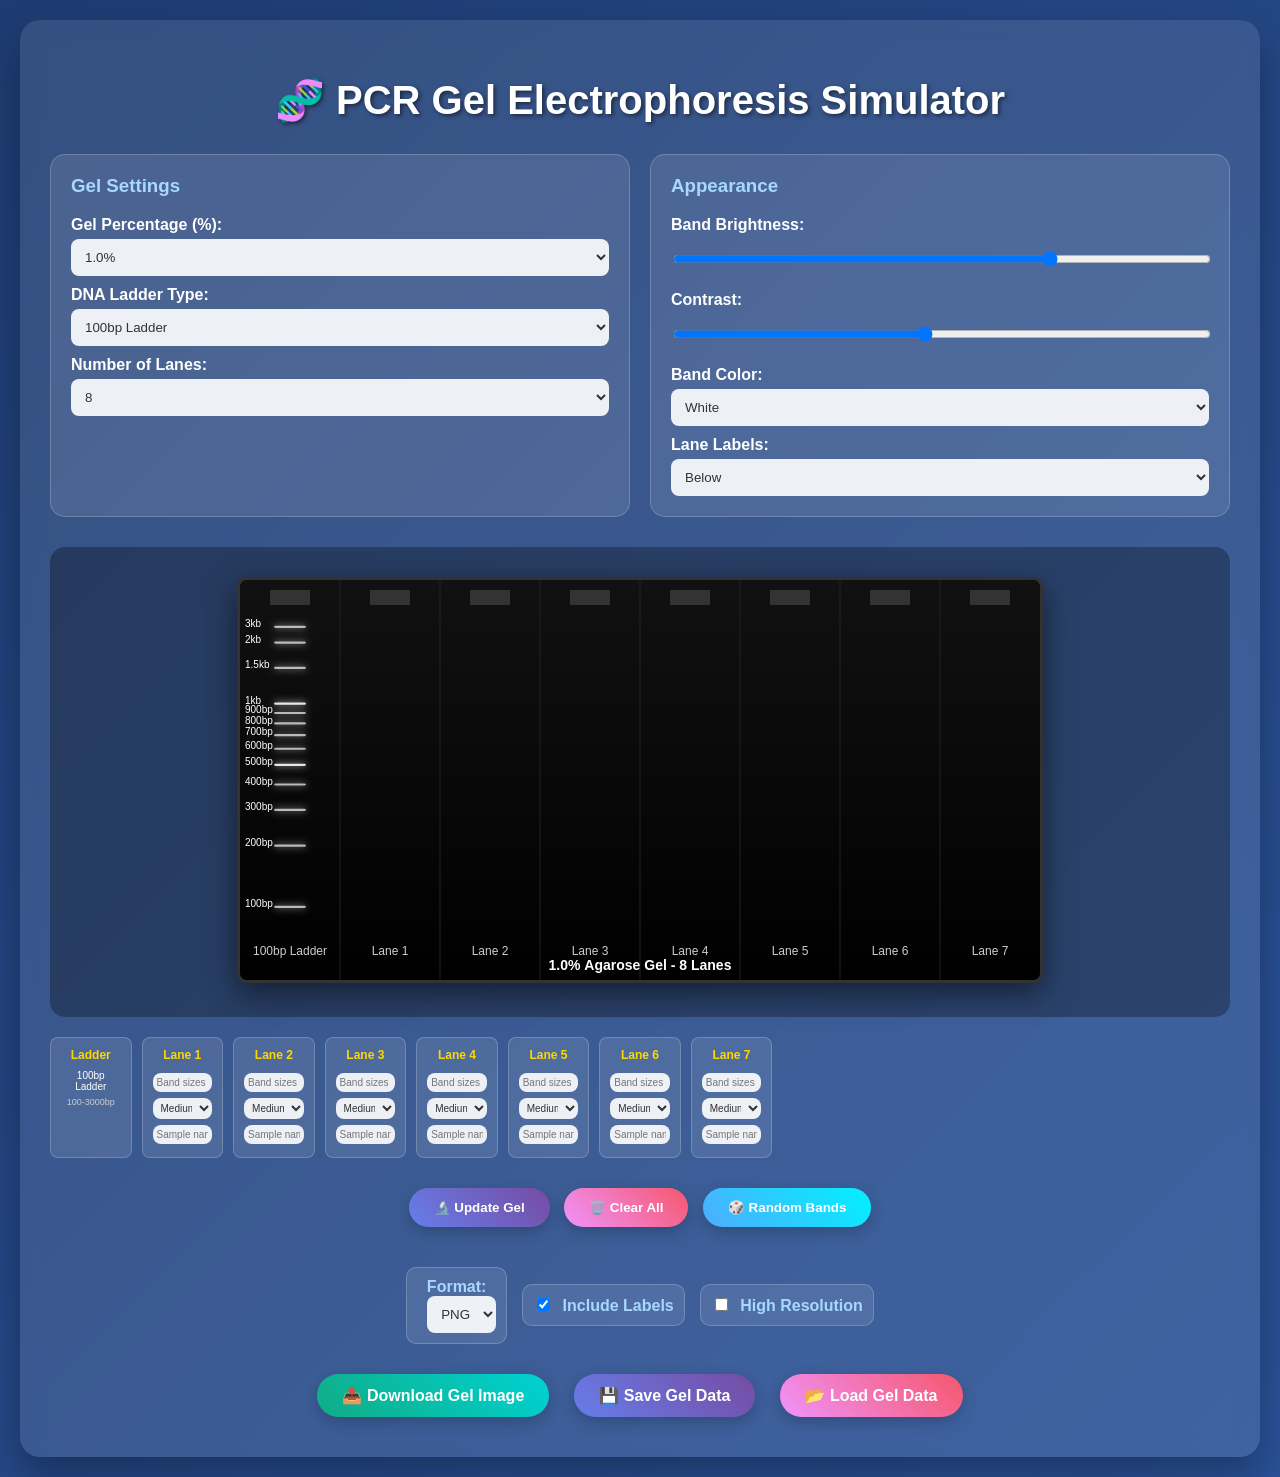
<file: gelsimulator.html>
<!DOCTYPE html>
<html lang="en">
<head>
    <meta charset="UTF-8">
    <meta name="viewport" content="width=device-width, initial-scale=1.0">
    <title>PCR Gel Electrophoresis Simulator</title>
    <style>
        body {
            font-family: 'Arial', sans-serif;
            background: linear-gradient(135deg, #1e3c72, #2a5298);
            margin: 0;
            padding: 20px;
            min-height: 100vh;
            color: white;
        }
        
        .container {
            max-width: 1200px;
            margin: 0 auto;
            background: rgba(255, 255, 255, 0.1);
            backdrop-filter: blur(10px);
            border-radius: 20px;
            padding: 30px;
            box-shadow: 0 20px 40px rgba(0, 0, 0, 0.3);
        }
        
        h1 {
            text-align: center;
            margin-bottom: 30px;
            font-size: 2.5em;
            text-shadow: 2px 2px 4px rgba(0, 0, 0, 0.5);
        }
        
        .controls {
            display: grid;
            grid-template-columns: repeat(auto-fit, minmax(250px, 1fr));
            gap: 20px;
            margin-bottom: 30px;
        }
        
        .control-group {
            background: rgba(255, 255, 255, 0.1);
            padding: 20px;
            border-radius: 15px;
            border: 1px solid rgba(255, 255, 255, 0.2);
        }
        
        .control-group h3 {
            margin-top: 0;
            color: #a8d8ff;
        }
        
        label {
            display: block;
            margin: 10px 0 5px;
            font-weight: bold;
        }
        
        input, select {
            width: 100%;
            padding: 10px;
            border: none;
            border-radius: 8px;
            background: rgba(255, 255, 255, 0.9);
            color: #333;
            box-sizing: border-box;
        }
        
        button {
            background: linear-gradient(45deg, #ff6b6b, #ee5a24);
            color: white;
            border: none;
            padding: 12px 25px;
            border-radius: 25px;
            cursor: pointer;
            font-weight: bold;
            margin: 10px 5px;
            transition: all 0.3s ease;
            box-shadow: 0 5px 15px rgba(0, 0, 0, 0.2);
        }
        
        button:hover {
            transform: translateY(-2px);
            box-shadow: 0 8px 25px rgba(0, 0, 0, 0.3);
        }
        
        .gel-container {
            background: rgba(0, 0, 0, 0.3);
            padding: 30px;
            border-radius: 15px;
            margin: 20px 0;
            text-align: center;
        }
        
        #gelCanvas {
            border: 3px solid #333;
            border-radius: 10px;
            background: #1a1a1a;
            box-shadow: 0 10px 30px rgba(0, 0, 0, 0.5);
            max-width: 100%;
        }
        
        .lane-controls {
            display: grid;
            grid-template-columns: repeat(auto-fill, minmax(80px, 1fr));
            gap: 10px;
            margin-top: 20px;
            max-height: 400px;
            overflow-y: auto;
        }
        
        .lane-control {
            background: rgba(255, 255, 255, 0.1);
            padding: 10px;
            border-radius: 8px;
            text-align: center;
            border: 1px solid rgba(255, 255, 255, 0.2);
        }
        
        .lane-control h4 {
            margin: 0 0 8px;
            color: #ffd700;
            font-size: 12px;
        }
        
        .band-input {
            margin: 3px 0;
            padding: 4px;
            font-size: 10px;
            width: 100%;
            box-sizing: border-box;
        }
        
        .download-section {
            text-align: center;
            margin-top: 30px;
        }
        
        .download-controls {
            display: flex;
            justify-content: center;
            align-items: center;
            gap: 15px;
            flex-wrap: wrap;
            margin-bottom: 20px;
        }
        
        .format-selector {
            background: rgba(255, 255, 255, 0.1);
            padding: 10px;
            border-radius: 10px;
            border: 1px solid rgba(255, 255, 255, 0.2);
        }
        
        .download-btn {
            background: linear-gradient(45deg, #10ac84, #00d2d3);
            font-size: 16px;
            padding: 12px 25px;
        }
    </style>
</head>
<body>
    <div class="container">
        <h1>🧬 PCR Gel Electrophoresis Simulator</h1>
        
        <div class="controls">
            <div class="control-group">
                <h3>Gel Settings</h3>
                <label for="gelPercent">Gel Percentage (%):</label>
                <select id="gelPercent">
                    <option value="0.8">0.8%</option>
                    <option value="1.0" selected>1.0%</option>
                    <option value="1.5">1.5%</option>
                    <option value="2.0">2.0%</option>
                </select>
                
                <label for="ladderType">DNA Ladder Type:</label>
                <select id="ladderType">
                    <option value="50bp">50bp Ladder</option>
                    <option value="100bp" selected>100bp Ladder</option>
                    <option value="1kb">1kb Ladder</option>
                </select>
                
                <label for="numLanes">Number of Lanes:</label>
                <select id="numLanes">
                    <option value="6">6</option>
                    <option value="8" selected>8</option>
                    <option value="10">10</option>
                    <option value="12">12</option>
                    <option value="15">15</option>
                    <option value="18">18</option>
                    <option value="20">20</option>
                    <option value="24">24</option>
                    <option value="26">26</option>
                    <option value="28">28</option>
                    <option value="30">30</option>
                </select>
                <div id="editSection" style="margin-top: 20px; display: none;">
                <div style="background: rgba(255, 255, 255, 0.1); padding: 20px; border-radius: 15px; border: 1px solid rgba(255, 255, 255, 0.2);">
                    <h3 style="color: #a8d8ff; margin-top: 0;">Edit Gel Configuration</h3>
                    <p style="margin: 10px 0; color: #ffffff;">Editing: <span id="editingGelName" style="color: #ffd700; font-weight: bold;"></span></p>
                    <p style="margin: 10px 0; color: #cccccc; font-size: 14px;">Make your changes above and click "Save Changes" to update this configuration.</p>
                    <div style="display: flex; gap: 10px; justify-content: center; flex-wrap: wrap;">
                        <button onclick="saveEditedGel()" style="background: linear-gradient(45deg, #10ac84, #00d2d3);">💾 Save Changes</button>
                        <button onclick="saveAsNewGel()" style="background: linear-gradient(45deg, #667eea, #764ba2);">📋 Save As New</button>
                        <button onclick="cancelEdit()" style="background: linear-gradient(45deg, #ff6b6b, #ee5a24);">❌ Cancel Edit</button>
                    </div>
                </div>
            </div>
        </div>
            
            <div class="control-group">
                <h3>Appearance</h3>
                <label for="brightness">Band Brightness:</label>
                <input type="range" id="brightness" min="0.3" max="1" step="0.1" value="0.8">
                
                <label for="contrast">Contrast:</label>
                <input type="range" id="contrast" min="0.5" max="2" step="0.1" value="1.2">
                
                <label for="bandColor">Band Color:</label>
                <select id="bandColor">
                    <option value="#ffffff" selected>White</option>
                    <option value="#00ff88">Green (EtBr)</option>
                    <option value="#ff4444">Red (SYBR Safe)</option>
                    <option value="#4488ff">Blue (Methylene Blue)</option>
                    <option value="#ffaa00">Orange (Loading Dye)</option>
                </select>
                
                <label for="labelPosition">Lane Labels:</label>
                <select id="labelPosition">
                    <option value="below" selected>Below</option>
                    <option value="above">Above</option>
                    <option value="middle">Middle</option>
                    <option value="none">None</option>
                </select>
            </div>
        </div>
        
        <div class="gel-container">
            <canvas id="gelCanvas" width="800" height="400"></canvas>
        </div>
        
        <div class="lane-controls" id="laneControls">
            <!-- Lane controls will be generated here -->
        </div>
        
        <div style="text-align: center; margin: 20px 0;">
            <button onclick="updateGel()" style="background: linear-gradient(45deg, #667eea, #764ba2);">🔬 Update Gel</button>
            <button onclick="clearAllBands()" style="background: linear-gradient(45deg, #f093fb, #f5576c);">🗑️ Clear All</button>
            <button onclick="addRandomBands()" style="background: linear-gradient(45deg, #4facfe, #00f2fe);">🎲 Random Bands</button>
        </div>
        
        <div class="download-section">
            <div class="download-controls">
                <div class="format-selector">
                    <label for="downloadFormat" style="margin: 0; color: #a8d8ff;">Format:</label>
                    <select id="downloadFormat" style="width: auto; margin-left: 10px;">
                        <option value="png">PNG</option>
                        <option value="jpg">JPG</option>
                        <option value="pdf">PDF</option>
                    </select>
                </div>
                
                <div class="format-selector">
                    <label style="margin: 0; color: #a8d8ff;">
                        <input type="checkbox" id="includeLabels" checked style="width: auto; margin-right: 8px;">
                        Include Labels
                    </label>
                </div>
                
                <div class="format-selector">
                    <label style="margin: 0; color: #a8d8ff;">
                        <input type="checkbox" id="highRes" style="width: auto; margin-right: 8px;">
                        High Resolution
                    </label>
                </div>
            </div>
            
            <div style="display: flex; justify-content: center; gap: 15px; flex-wrap: wrap;">
                <button class="download-btn" onclick="downloadGel()">📥 Download Gel Image</button>
                <button class="download-btn" onclick="saveGelData()" style="background: linear-gradient(45deg, #667eea, #764ba2);">💾 Save Gel Data</button>
                <button class="download-btn" onclick="loadGelData()" style="background: linear-gradient(45deg, #f093fb, #f5576c);">📂 Load Gel Data</button>
            </div>
            
            <div id="saveSection" style="margin-top: 20px; display: none;">
                <div style="background: rgba(255, 255, 255, 0.1); padding: 20px; border-radius: 15px; border: 1px solid rgba(255, 255, 255, 0.2);">
                    <h3 style="color: #a8d8ff; margin-top: 0;">Save Gel Configuration</h3>
                    <input type="text" id="saveFileName" placeholder="Enter save name (e.g., My PCR Results)" 
                           style="width: 300px; margin-right: 10px; display: inline-block;">
                    <button onclick="confirmSave()" style="background: linear-gradient(45deg, #10ac84, #00d2d3);">✅ Confirm Save</button>
                    <button onclick="cancelSave()" style="background: linear-gradient(45deg, #ff6b6b, #ee5a24);">❌ Cancel</button>
                </div>
            </div>
            
            <div id="loadSection" style="margin-top: 20px; display: none;">
                <div style="background: rgba(255, 255, 255, 0.1); padding: 20px; border-radius: 15px; border: 1px solid rgba(255, 255, 255, 0.2);">
                    <h3 style="color: #a8d8ff; margin-top: 0;">Load Saved Gel</h3>
                    <select id="savedGelsList" style="width: 300px; margin-right: 10px; display: inline-block;">
                        <option value="">Select a saved gel...</option>
                    </select>
                    <button onclick="confirmLoad()" style="background: linear-gradient(45deg, #10ac84, #00d2d3);">✅ Load</button>
                    <button onclick="cancelLoad()" style="background: linear-gradient(45deg, #ff6b6b, #ee5a24);">❌ Cancel</button>
                    <button onclick="deleteSavedGel()" style="background: linear-gradient(45deg, #ff4757, #c44569);">🗑️ Delete</button>
                </div>
            </div>
        </div>
    </div>

    <script>
        const canvas = document.getElementById('gelCanvas');
        const ctx = canvas.getContext('2d');
        
        // DNA Ladder definitions (in base pairs)
        const ladders = {
            '50bp': {
                name: '50bp Ladder',
                bands: [1000, 900, 800, 700, 600, 500, 400, 300, 250, 200, 150, 100, 50],
                range: '50-1000bp'
            },
            '100bp': {
                name: '100bp Ladder', 
                bands: [3000, 2000, 1500, 1000, 900, 800, 700, 600, 500, 400, 300, 200, 100],
                range: '100-3000bp'
            },
            '1kb': {
                name: '1kb Ladder',
                bands: [10000, 8000, 6000, 5000, 4000, 3000, 2000, 1500, 1000],
                range: '1-10kb'
            }
        };
        
        let laneData = {};
        let laneStrengths = {};
        let laneNames = {};
        
        function initializeLanes() {
            const numLanes = parseInt(document.getElementById('numLanes').value);
            const ladderType = document.getElementById('ladderType').value;
            const controlsContainer = document.getElementById('laneControls');
            controlsContainer.innerHTML = '';
            laneData = {};
            laneNames = {};
            
            // Lane 0 is the ladder (first position)
            const selectedLadder = ladders[ladderType];
            const ladderDiv = document.createElement('div');
            ladderDiv.className = 'lane-control';
            ladderDiv.innerHTML = `
                <h4>Ladder</h4>
                <p style="font-size: 10px; margin: 5px 0;">${selectedLadder.name}</p>
                <p style="font-size: 9px; margin: 2px 0; color: #ccc;">${selectedLadder.range}</p>
            `;
            laneData[0] = selectedLadder.bands.slice();
            laneNames[0] = selectedLadder.name;
            controlsContainer.appendChild(ladderDiv);
            
            // Sample lanes 1 through numLanes-1
            for (let i = 1; i < numLanes; i++) {
                const laneDiv = document.createElement('div');
                laneDiv.className = 'lane-control';
                laneDiv.innerHTML = `
                    <h4>Lane ${i}</h4>
                    <input type="text" class="band-input" placeholder="Band sizes (bp)" 
                           onchange="updateLaneBands(${i}, this.value)">
                    <select class="band-input" onchange="updateLaneStrength(${i}, this.value)">
                        <option value="medium">Medium</option>
                        <option value="weak">Weak</option>
                        <option value="bold">Bold</option>
                    </select>
                    <input type="text" class="band-input" placeholder="Sample name" 
                           onchange="updateLaneName(${i}, this.value)">
                `;
                laneData[i] = [];
                controlsContainer.appendChild(laneDiv);
            }
        }
        
        function updateLaneBands(lane, bandsString) {
            if (bandsString.trim() === '') {
                laneData[lane] = [];
            } else {
                laneData[lane] = bandsString.split(',').map(b => parseInt(b.trim())).filter(b => !isNaN(b));
            }
        }
        
        function updateLaneStrength(lane, strength) {
            laneStrengths[lane] = strength;
        }
        
        function updateLaneName(lane, name) {
            laneNames[lane] = name.trim();
        }
        
        function getBandStrengthValues(strength) {
            switch(strength) {
                case 'weak':
                    return { brightness: 0.3, height: 2, blur: 4 };
                case 'medium':
                    return { brightness: 0.7, height: 3, blur: 6 };
                case 'bold':
                    return { brightness: 1.0, height: 4, blur: 10 };
                default:
                    return { brightness: 0.7, height: 3, blur: 6 };
            }
        }
        
        function calculateBandPosition(bp, gelPercent, ladderType) {
            // Simulate band migration based on size and gel percentage
            const maxDistance = 300; // pixels from wells
            const logBp = Math.log10(bp);
            
            // Set min/max based on ladder type for better scaling
            let logMin, logMax;
            switch(ladderType) {
                case '50bp':
                    logMin = Math.log10(50);
                    logMax = Math.log10(1000);
                    break;
                case '1kb':
                    logMin = Math.log10(1000);
                    logMax = Math.log10(10000);
                    break;
                case '100bp':
                default:
                    logMin = Math.log10(100);
                    logMax = Math.log10(3000);
                    break;
            }
            
            // Normalize and apply gel percentage effect
            let position = ((logMax - logBp) / (logMax - logMin)) * maxDistance;
            
            // Adjust for gel percentage (higher % = better resolution for small fragments)
            const gelFactor = parseFloat(gelPercent);
            position *= (1 + (gelFactor - 1) * 0.2);
            
            return Math.max(20, Math.min(maxDistance, position));
        }
        
        function drawGel() {
            const numLanes = parseInt(document.getElementById('numLanes').value);
            const gelPercent = document.getElementById('gelPercent').value;
            const ladderType = document.getElementById('ladderType').value;
            const brightness = parseFloat(document.getElementById('brightness').value);
            const contrast = parseFloat(document.getElementById('contrast').value);
            const bandColor = document.getElementById('bandColor').value;
            const labelPosition = document.getElementById('labelPosition').value;
            
            // Adjust canvas width based on number of lanes
            const minWidth = 800;
            const maxWidth = 1400;
            const calculatedWidth = Math.max(minWidth, Math.min(maxWidth, numLanes * 40 + 200));
            canvas.width = calculatedWidth;
            
            // Clear canvas
            ctx.fillStyle = '#000000';
            ctx.fillRect(0, 0, canvas.width, canvas.height);
            
            // Draw gel background with subtle texture
            const gradient = ctx.createLinearGradient(0, 0, 0, canvas.height);
            gradient.addColorStop(0, '#111111');
            gradient.addColorStop(1, '#000000');
            ctx.fillStyle = gradient;
            ctx.fillRect(0, 0, canvas.width, canvas.height);
            
            // Draw wells with narrower width
            const laneWidth = canvas.width / numLanes;
            const wellWidth = Math.max(6, laneWidth * 0.4); // Reduced from 0.6 to 0.4
            const wellHeight = 15;
            const wellY = 10;
            
            ctx.fillStyle = '#333333';
            for (let i = 0; i < numLanes; i++) {
                const x = (i + 0.5) * laneWidth - wellWidth / 2;
                ctx.fillRect(x, wellY, wellWidth, wellHeight);
            }
            
            // Draw lane dividers
            ctx.strokeStyle = '#222222';
            ctx.lineWidth = 1;
            for (let i = 1; i < numLanes; i++) {
                ctx.beginPath();
                ctx.moveTo(i * laneWidth, 0);
                ctx.lineTo(i * laneWidth, canvas.height);
                ctx.stroke();
            }
            
            // Draw bands with enhanced visibility and elliptical shape
            for (let lane = 0; lane < numLanes; lane++) {
                if (laneData[lane] && laneData[lane].length > 0) {
                    const laneCenter = (lane + 0.5) * laneWidth;
                    const laneStrength = laneStrengths[lane] || 'medium';
                    const strengthValues = getBandStrengthValues(laneStrength);
                    
                    laneData[lane].forEach(bp => {
                        const yPos = wellY + wellHeight + calculateBandPosition(bp, gelPercent, ladderType);
                        const bandWidth = Math.max(4, wellWidth * 0.8); // Reduced band width
                        const bandHeight = strengthValues.height * contrast;
                        
                        // Enhanced visibility for specific marker bands
                        let bandBrightness = strengthValues.brightness * brightness * contrast;
                        let shadowBlur = strengthValues.blur;
                        
                        if (lane === 0) { // Ladder lane - enhance bright bands based on ladder type
                            if ((ladderType === '100bp' && (bp === 500 || bp === 1000)) ||
                                (ladderType === '50bp' && (bp === 500 || bp === 250)) ||
                                (ladderType === '1kb' && (bp === 1000 || bp === 3000))) {
                                bandBrightness = Math.min(1, bandBrightness * 1.3);
                            }
                        }
                        
                        // Create glow effect with enhanced contrast
                        ctx.shadowColor = bandColor;
                        ctx.shadowBlur = shadowBlur * contrast;
                        ctx.fillStyle = bandColor;
                        ctx.globalAlpha = Math.min(1, bandBrightness);
                        
                        // Draw elliptical bands using save/restore and scale transform
                        ctx.save();
                        ctx.translate(laneCenter, yPos + bandHeight / 2);
                        ctx.scale(1, 0.6); // Make bands slightly elliptical (flatten vertically)
                        
                        // Draw rounded rectangle as ellipse
                        ctx.beginPath();
                        ctx.roundRect(-bandWidth / 2, -bandHeight / 2, bandWidth, bandHeight, bandHeight / 2);
                        ctx.fill();
                        
                        ctx.restore();
                        
                        // Reset shadow and alpha
                        ctx.shadowBlur = 0;
                        ctx.globalAlpha = 1;
                    });
                }
            }
            
            // Draw lane labels based on position setting
            if (labelPosition !== 'none') {
                ctx.fillStyle = '#cccccc';
                ctx.font = '12px Arial';
                ctx.textAlign = 'center';
                
                let labelY;
                switch (labelPosition) {
                    case 'above':
                        labelY = wellY - 5;
                        ctx.textBaseline = 'bottom';
                        break;
                    case 'middle':
                        labelY = canvas.height / 2;
                        ctx.textBaseline = 'middle';
                        ctx.fillStyle = 'rgba(204, 204, 204, 0.7)';
                        break;
                    case 'below':
                    default:
                        labelY = canvas.height - 25;
                        ctx.textBaseline = 'alphabetic';
                        break;
                }
                
                for (let i = 0; i < numLanes; i++) {
                    const laneCenter = (i + 0.5) * laneWidth;
                    let laneName;
                    
                    if (i === 0) {
                        laneName = laneNames[0] || ladders[ladderType].name;
                    } else {
                        laneName = laneNames[i] || `Lane ${i}`;
                    }
                    
                    ctx.fillText(laneName, laneCenter, labelY);
                }
                
                // Reset text baseline
                ctx.textBaseline = 'alphabetic';
            }
            
            // Draw size markers for ladder (lane 0) - only if there's enough space
            if (laneData[0] && laneData[0].length > 0 && laneWidth > 25) {
                ctx.fillStyle = '#ffffff';
                ctx.font = '10px Arial';
                ctx.textAlign = 'left';
                
                laneData[0].forEach(bp => {
                    const yPos = wellY + wellHeight + calculateBandPosition(bp, gelPercent, ladderType);
                    const displaySize = bp >= 1000 ? `${bp/1000}kb` : `${bp}bp`;
                    ctx.fillText(displaySize, 5, yPos + 2);
                });
            }
            
            // Draw title
            ctx.fillStyle = '#ffffff';
            ctx.font = 'bold 14px Arial';
            ctx.textAlign = 'center';
            ctx.fillText(`${gelPercent}% Agarose Gel - ${numLanes} Lanes`, canvas.width / 2, canvas.height - 10);
        }
        
        function updateGel() {
            drawGel();
        }
        
        function clearAllBands() {
            const numLanes = parseInt(document.getElementById('numLanes').value);
            for (let i = 1; i < numLanes; i++) {
                laneData[i] = [];
                laneStrengths[i] = 'medium';
            }
            
            // Clear input fields and reset dropdowns
            const inputs = document.querySelectorAll('.band-input');
            inputs.forEach(input => {
                if (input.tagName === 'SELECT') {
                    input.value = 'medium';
                } else {
                    input.value = '';
                }
            });
            
            drawGel();
        }
        
        function addRandomBands() {
            const numLanes = parseInt(document.getElementById('numLanes').value);
            const possibleSizes = [100, 200, 300, 400, 500, 600, 700, 800, 900, 1000, 1200, 1500, 2000, 2500, 3000];
            const strengths = ['weak', 'medium', 'bold'];
            
            for (let i = 1; i < numLanes; i++) {
                const numBands = Math.floor(Math.random() * 4) + 1;
                laneData[i] = [];
                
                for (let j = 0; j < numBands; j++) {
                    const randomSize = possibleSizes[Math.floor(Math.random() * possibleSizes.length)];
                    if (!laneData[i].includes(randomSize)) {
                        laneData[i].push(randomSize);
                    }
                }
                
                // Assign random strength to each lane
                laneStrengths[i] = strengths[Math.floor(Math.random() * strengths.length)];
                
                laneData[i].sort((a, b) => b - a); // Sort descending
            }
            
            // Update the dropdown selectors to reflect the random strengths
            setTimeout(() => {
                const selects = document.querySelectorAll('select.band-input');
                selects.forEach((select, index) => {
                    const laneNumber = index + 1; // Lane numbers start from 1 for sample lanes
                    if (laneStrengths[laneNumber]) {
                        select.value = laneStrengths[laneNumber];
                    }
                });
            }, 100);
            
            drawGel();
        }
        
        function createHighResolutionCanvas() {
            const originalCanvas = canvas;
            const scale = document.getElementById('highRes').checked ? 3 : 1;
            const includeLabels = document.getElementById('includeLabels').checked;
            
            // Create high-resolution canvas
            const tempCanvas = document.createElement('canvas');
            const tempCtx = tempCanvas.getContext('2d');
            
            const baseWidth = originalCanvas.width;
            const baseHeight = originalCanvas.height;
            const labelHeight = includeLabels ? 100 : 0;
            
            tempCanvas.width = baseWidth * scale;
            tempCanvas.height = (baseHeight + labelHeight) * scale;
            
            // Scale context for high-res rendering
            tempCtx.scale(scale, scale);
            
            // Get current settings
            const numLanes = parseInt(document.getElementById('numLanes').value);
            const gelPercent = document.getElementById('gelPercent').value;
            const brightness = parseFloat(document.getElementById('brightness').value);
            const contrast = parseFloat(document.getElementById('contrast').value);
            const bandColor = document.getElementById('bandColor').value;
            
            // Draw white background for clean output
            tempCtx.fillStyle = '#ffffff';
            tempCtx.fillRect(0, 0, baseWidth, baseHeight + labelHeight);
            
            // Draw gel area with black background
            tempCtx.fillStyle = '#000000';
            tempCtx.fillRect(0, 0, baseWidth, baseHeight);
            
            // Draw wells
            const laneWidth = baseWidth / numLanes;
            const wellWidth = Math.max(6, laneWidth * 0.4);
            const wellHeight = 15;
            const wellY = 10;
            
            tempCtx.fillStyle = '#333333';
            for (let i = 0; i < numLanes; i++) {
                const x = (i + 0.5) * laneWidth - wellWidth / 2;
                tempCtx.fillRect(x, wellY, wellWidth, wellHeight);
            }
            
            // Draw lane dividers
            tempCtx.strokeStyle = '#222222';
            tempCtx.lineWidth = 1;
            for (let i = 1; i < numLanes; i++) {
                tempCtx.beginPath();
                tempCtx.moveTo(i * laneWidth, 0);
                tempCtx.lineTo(i * laneWidth, baseHeight);
                tempCtx.stroke();
            }
            
            // Draw bands
            for (let lane = 1; lane <= numLanes; lane++) {
                if (laneData[lane] && laneData[lane].length > 0) {
                    const laneCenter = (lane - 0.5) * laneWidth;
                    const laneStrength = laneStrengths[lane] || 'medium';
                    const strengthValues = getBandStrengthValues(laneStrength);
                    
                    laneData[lane].forEach(bp => {
                        const yPos = wellY + wellHeight + calculateBandPosition(bp, gelPercent);
                        const bandWidth = Math.max(4, wellWidth * 0.8);
                        const bandHeight = strengthValues.height * contrast;
                        
                        let bandBrightness = strengthValues.brightness * brightness * contrast;
                        let shadowBlur = strengthValues.blur;
                        
                        if (lane === 1) {
                            if (bp === 500 || bp === 1000) {
                                bandBrightness = Math.min(1, bandBrightness * 1.3);
                            }
                        }
                        
                        tempCtx.shadowColor = bandColor;
                        tempCtx.shadowBlur = shadowBlur * contrast;
                        tempCtx.fillStyle = bandColor;
                        tempCtx.globalAlpha = Math.min(1, bandBrightness);
                        
                        tempCtx.save();
                        tempCtx.translate(laneCenter, yPos + bandHeight / 2);
                        tempCtx.scale(1, 0.6);
                        
                        tempCtx.beginPath();
                        tempCtx.roundRect(-bandWidth / 2, -bandHeight / 2, bandWidth, bandHeight, bandHeight / 2);
                        tempCtx.fill();
                        
                        tempCtx.restore();
                        tempCtx.shadowBlur = 0;
                        tempCtx.globalAlpha = 1;
                    });
                }
            }
            
            if (includeLabels) {
                // Draw white background for labels area
                tempCtx.fillStyle = '#ffffff';
                tempCtx.fillRect(0, baseHeight, baseWidth, labelHeight);
                
                // Draw lane labels
                tempCtx.fillStyle = '#000000';
                tempCtx.font = 'bold 14px Arial';
                tempCtx.textAlign = 'center';
                
                for (let i = 1; i <= numLanes; i++) {
                    const laneCenter = (i - 0.5) * laneWidth;
                    const laneName = laneNames[i] || (i === 1 ? 'Ladder' : `Lane ${i}`);
                    tempCtx.fillText(laneName, laneCenter, baseHeight + 25);
                }
                
                // Draw ladder sizes on the left
                if (laneData[1] && laneData[1].length > 0) {
                    tempCtx.font = '11px Arial';
                    tempCtx.textAlign = 'left';
                    tempCtx.fillStyle = '#000000';
                    
                    laneData[1].forEach((bp, index) => {
                        const yPos = wellY + wellHeight + calculateBandPosition(bp, gelPercent);
                        tempCtx.fillText(bp + ' bp', 5, yPos + 2);
                    });
                }
                
                // Draw gel information
                tempCtx.font = 'bold 16px Arial';
                tempCtx.textAlign = 'center';
                tempCtx.fillStyle = '#000000';
                tempCtx.fillText(`${gelPercent}% Agarose Gel Electrophoresis`, baseWidth / 2, baseHeight + 50);
                
                // Add date and time
                const now = new Date();
                tempCtx.font = '12px Arial';
                tempCtx.fillText(`Generated: ${now.toLocaleDateString()} ${now.toLocaleTimeString()}`, baseWidth / 2, baseHeight + 75);
            }
            
            return tempCanvas;
        }
        
        function downloadGel() {
            try {
                const format = document.getElementById('downloadFormat').value;
                const tempCanvas = createHighResolutionCanvas();
                
                // Generate filename with timestamp
                const timestamp = new Date().toISOString().slice(0, 19).replace(/:/g, '-');
                const filename = `gel_electrophoresis_${timestamp}.${format}`;
                
                if (format === 'pdf') {
                    // For PDF, we'll download as PNG since full PDF generation requires external libraries
                    // that aren't available in this environment
                    const dataURL = tempCanvas.toDataURL('image/png', 1.0);
                    downloadFile(dataURL, `gel_electrophoresis_${timestamp}.png`);
                    alert('Note: PDF format downloaded as high-quality PNG. For true PDF conversion, please use an online PNG-to-PDF converter.');
                } else {
                    const mimeType = format === 'jpg' ? 'image/jpeg' : 'image/png';
                    const quality = format === 'jpg' ? 0.95 : 1.0;
                    const dataURL = tempCanvas.toDataURL(mimeType, quality);
                    downloadFile(dataURL, filename);
                }
                
                console.log('Download initiated for:', filename);
            } catch (error) {
                console.error('Download failed:', error);
                alert('Download failed. Please try again.');
            }
        }
        
        function downloadFile(dataURL, filename) {
            const link = document.createElement('a');
            link.style.display = 'none';
            link.download = filename;
            link.href = dataURL;
            
            // Append to body, click, and remove
            document.body.appendChild(link);
            link.click();
            document.body.removeChild(link);
            
            // Clean up the object URL after a delay
            setTimeout(() => {
                if (dataURL.startsWith('blob:')) {
                    URL.revokeObjectURL(dataURL);
                }
            }, 1000);
        }
        
        // Save/Load/Edit functionality using in-memory storage (session-based)
        let savedGels = {};
        let currentEditingGel = null;
        
        function saveGelData() {
            document.getElementById('saveSection').style.display = 'block';
            document.getElementById('loadSection').style.display = 'none';
            document.getElementById('saveFileName').focus();
        }
        
        function loadGelData() {
            // Hide edit section if it's open
            document.getElementById('editSection').style.display = 'none';
            currentEditingGel = null;
            
            document.getElementById('loadSection').style.display = 'block';
            document.getElementById('saveSection').style.display = 'none';
            updateSavedGelsList();
        }
        
        function confirmSave() {
            const fileName = document.getElementById('saveFileName').value.trim();
            if (!fileName) {
                alert('Please enter a name for your gel configuration.');
                return;
            }
            
            // Check if name already exists (unless we're editing)
            if (savedGels[fileName] && currentEditingGel !== fileName) {
                if (!confirm(`A gel configuration named "${fileName}" already exists. Do you want to overwrite it?`)) {
                    return;
                }
            }
            
            const gelData = {
                numLanes: parseInt(document.getElementById('numLanes').value),
                gelPercent: document.getElementById('gelPercent').value,
                brightness: document.getElementById('brightness').value,
                contrast: document.getElementById('contrast').value,
                bandColor: document.getElementById('bandColor').value,
                laneData: JSON.parse(JSON.stringify(laneData)),
                laneStrengths: JSON.parse(JSON.stringify(laneStrengths)),
                laneNames: JSON.parse(JSON.stringify(laneNames)),
                timestamp: new Date().toISOString()
            };
            
            savedGels[fileName] = gelData;
            
            document.getElementById('saveSection').style.display = 'none';
            document.getElementById('saveFileName').value = '';
            
            alert(`Gel configuration "${fileName}" has been saved successfully!`);
        }
        
        function cancelSave() {
            document.getElementById('saveSection').style.display = 'none';
            document.getElementById('saveFileName').value = '';
        }
        
        function updateSavedGelsList() {
            const select = document.getElementById('savedGelsList');
            select.innerHTML = '<option value="">Select a saved gel...</option>';
            
            Object.keys(savedGels).forEach(name => {
                const option = document.createElement('option');
                option.value = name;
                const date = new Date(savedGels[name].timestamp).toLocaleDateString();
                option.textContent = `${name} (${date})`;
                select.appendChild(option);
            });
        }
        
        function confirmLoad() {
            const selectedName = document.getElementById('savedGelsList').value;
            if (!selectedName) {
                alert('Please select a gel configuration to load.');
                return;
            }
            
            const gelConfig = savedGels[selectedName];
            if (!gelConfig) {
                alert('Selected gel configuration not found.');
                return;
            }
            
            loadGelConfiguration(gelConfig);
            
            document.getElementById('loadSection').style.display = 'none';
            document.getElementById('editSection').style.display = 'none';
            currentEditingGel = null;
            
            alert(`Gel configuration "${selectedName}" has been loaded successfully!`);
        }
        
        function editSavedGel() {
            const selectedName = document.getElementById('savedGelsList').value;
            if (!selectedName) {
                alert('Please select a gel configuration to edit.');
                return;
            }
            
            const gelConfig = savedGels[selectedName];
            if (!gelConfig) {
                alert('Selected gel configuration not found.');
                return;
            }
            
            // Load the configuration for editing
            loadGelConfiguration(gelConfig);
            
            // Set up edit mode
            currentEditingGel = selectedName;
            document.getElementById('editingGelName').textContent = selectedName;
            document.getElementById('loadSection').style.display = 'none';
            document.getElementById('editSection').style.display = 'block';
            
            // Scroll to the edit section
            document.getElementById('editSection').scrollIntoView({ behavior: 'smooth' });
        }
        
        function loadGelConfiguration(gelConfig) {
            // Load the configuration
            document.getElementById('numLanes').value = gelConfig.numLanes;
            document.getElementById('gelPercent').value = gelConfig.gelPercent;
            document.getElementById('brightness').value = gelConfig.brightness;
            document.getElementById('contrast').value = gelConfig.contrast;
            document.getElementById('bandColor').value = gelConfig.bandColor;
            
            laneData = JSON.parse(JSON.stringify(gelConfig.laneData));
            laneStrengths = JSON.parse(JSON.stringify(gelConfig.laneStrengths));
            laneNames = JSON.parse(JSON.stringify(gelConfig.laneNames));
            
            // Reinitialize lanes and update display
            initializeLanes();
            populateLaneControls();
            drawGel();
        }
        
        function saveEditedGel() {
            if (!currentEditingGel) {
                alert('No gel is currently being edited.');
                return;
            }
            
            const gelData = {
                numLanes: parseInt(document.getElementById('numLanes').value),
                gelPercent: document.getElementById('gelPercent').value,
                brightness: document.getElementById('brightness').value,
                contrast: document.getElementById('contrast').value,
                bandColor: document.getElementById('bandColor').value,
                laneData: JSON.parse(JSON.stringify(laneData)),
                laneStrengths: JSON.parse(JSON.stringify(laneStrengths)),
                laneNames: JSON.parse(JSON.stringify(laneNames)),
                timestamp: new Date().toISOString()
            };
            
            savedGels[currentEditingGel] = gelData;
            
            document.getElementById('editSection').style.display = 'none';
            currentEditingGel = null;
            
            alert(`Gel configuration has been updated successfully!`);
        }
        
        function saveAsNewGel() {
            if (!currentEditingGel) {
                alert('No gel is currently being edited.');
                return;
            }
            
            const newName = prompt(`Enter a new name for this gel configuration:`);
            if (!newName || newName.trim() === '') {
                return;
            }
            
            const trimmedName = newName.trim();
            
            // Check if name already exists
            if (savedGels[trimmedName]) {
                if (!confirm(`A gel configuration named "${trimmedName}" already exists. Do you want to overwrite it?`)) {
                    return;
                }
            }
            
            const gelData = {
                numLanes: parseInt(document.getElementById('numLanes').value),
                gelPercent: document.getElementById('gelPercent').value,
                brightness: document.getElementById('brightness').value,
                contrast: document.getElementById('contrast').value,
                bandColor: document.getElementById('bandColor').value,
                laneData: JSON.parse(JSON.stringify(laneData)),
                laneStrengths: JSON.parse(JSON.stringify(laneStrengths)),
                laneNames: JSON.parse(JSON.stringify(laneNames)),
                timestamp: new Date().toISOString()
            };
            
            savedGels[trimmedName] = gelData;
            
            document.getElementById('editSection').style.display = 'none';
            currentEditingGel = null;
            
            alert(`Gel configuration "${trimmedName}" has been saved successfully!`);
        }
        
        function cancelEdit() {
            if (confirm('Are you sure you want to cancel editing? Any unsaved changes will be lost.')) {
                document.getElementById('editSection').style.display = 'none';
                currentEditingGel = null;
                
                // Optionally reload the original configuration
                const originalName = document.getElementById('editingGelName').textContent;
                if (originalName && savedGels[originalName]) {
                    loadGelConfiguration(savedGels[originalName]);
                }
            }
        }
        
        function cancelLoad() {
            document.getElementById('loadSection').style.display = 'none';
        }
        
        function deleteSavedGel() {
            const selectedName = document.getElementById('savedGelsList').value;
            if (!selectedName) {
                alert('Please select a gel configuration to delete.');
                return;
            }
            
            if (confirm(`Are you sure you want to delete "${selectedName}"?`)) {
                delete savedGels[selectedName];
                updateSavedGelsList();
                alert(`Gel configuration "${selectedName}" has been deleted.`);
            }
        }
        
        function populateLaneControls() {
            const numLanes = parseInt(document.getElementById('numLanes').value);
            const controlsContainer = document.getElementById('laneControls');
            
            // Clear and regenerate controls
            controlsContainer.innerHTML = '';
            
            // Add ladder control (lane 0)
            const ladderDiv = document.createElement('div');
            ladderDiv.className = 'lane-control';
            ladderDiv.innerHTML = `
                <h4>Ladder</h4>
                <p style="font-size: 10px; margin: 5px 0;">100bp Ladder</p>
                <p style="font-size: 9px; margin: 2px 0; color: #ccc;">3000-100bp</p>
            `;
            controlsContainer.appendChild(ladderDiv);
            
            // Add sample lane controls (lanes 1 to numLanes-1)
            for (let i = 1; i < numLanes; i++) {
                const laneDiv = document.createElement('div');
                laneDiv.className = 'lane-control';
                
                const bandsString = laneData[i] ? laneData[i].join(', ') : '';
                const strength = laneStrengths[i] || 'medium';
                const name = laneNames[i] || '';
                
                laneDiv.innerHTML = `
                    <h4>Lane ${i}</h4>
                    <input type="text" class="band-input" placeholder="Band sizes (bp)" 
                           value="${bandsString}" onchange="updateLaneBands(${i}, this.value)">
                    <select class="band-input" onchange="updateLaneStrength(${i}, this.value)">
                        <option value="weak" ${strength === 'weak' ? 'selected' : ''}>Weak</option>
                        <option value="medium" ${strength === 'medium' ? 'selected' : ''}>Medium</option>
                        <option value="bold" ${strength === 'bold' ? 'selected' : ''}>Bold</option>
                    </select>
                    <input type="text" class="band-input" placeholder="Sample name" 
                           value="${name}" onchange="updateLaneName(${i}, this.value)">
                `;
                
                controlsContainer.appendChild(laneDiv);
            }
        }
        // Event listeners
        document.getElementById('numLanes').addEventListener('change', initializeLanes);
        document.getElementById('gelPercent').addEventListener('change', drawGel);
        document.getElementById('brightness').addEventListener('input', drawGel);
        document.getElementById('contrast').addEventListener('input', drawGel);
        document.getElementById('bandColor').addEventListener('change', drawGel);
        document.getElementById('labelPosition').addEventListener('change', drawGel);
        document.getElementById('includeLabels').addEventListener('change', updateGel);
        document.getElementById('highRes').addEventListener('change', updateGel);
        
        // Add enter key support for save functionality
        document.getElementById('saveFileName').addEventListener('keypress', function(e) {
            if (e.key === 'Enter') {
                confirmSave();
            }
        });
        
        // Initialize
        initializeLanes();
        drawGel();
    </script>
</body>
</html>
</file>
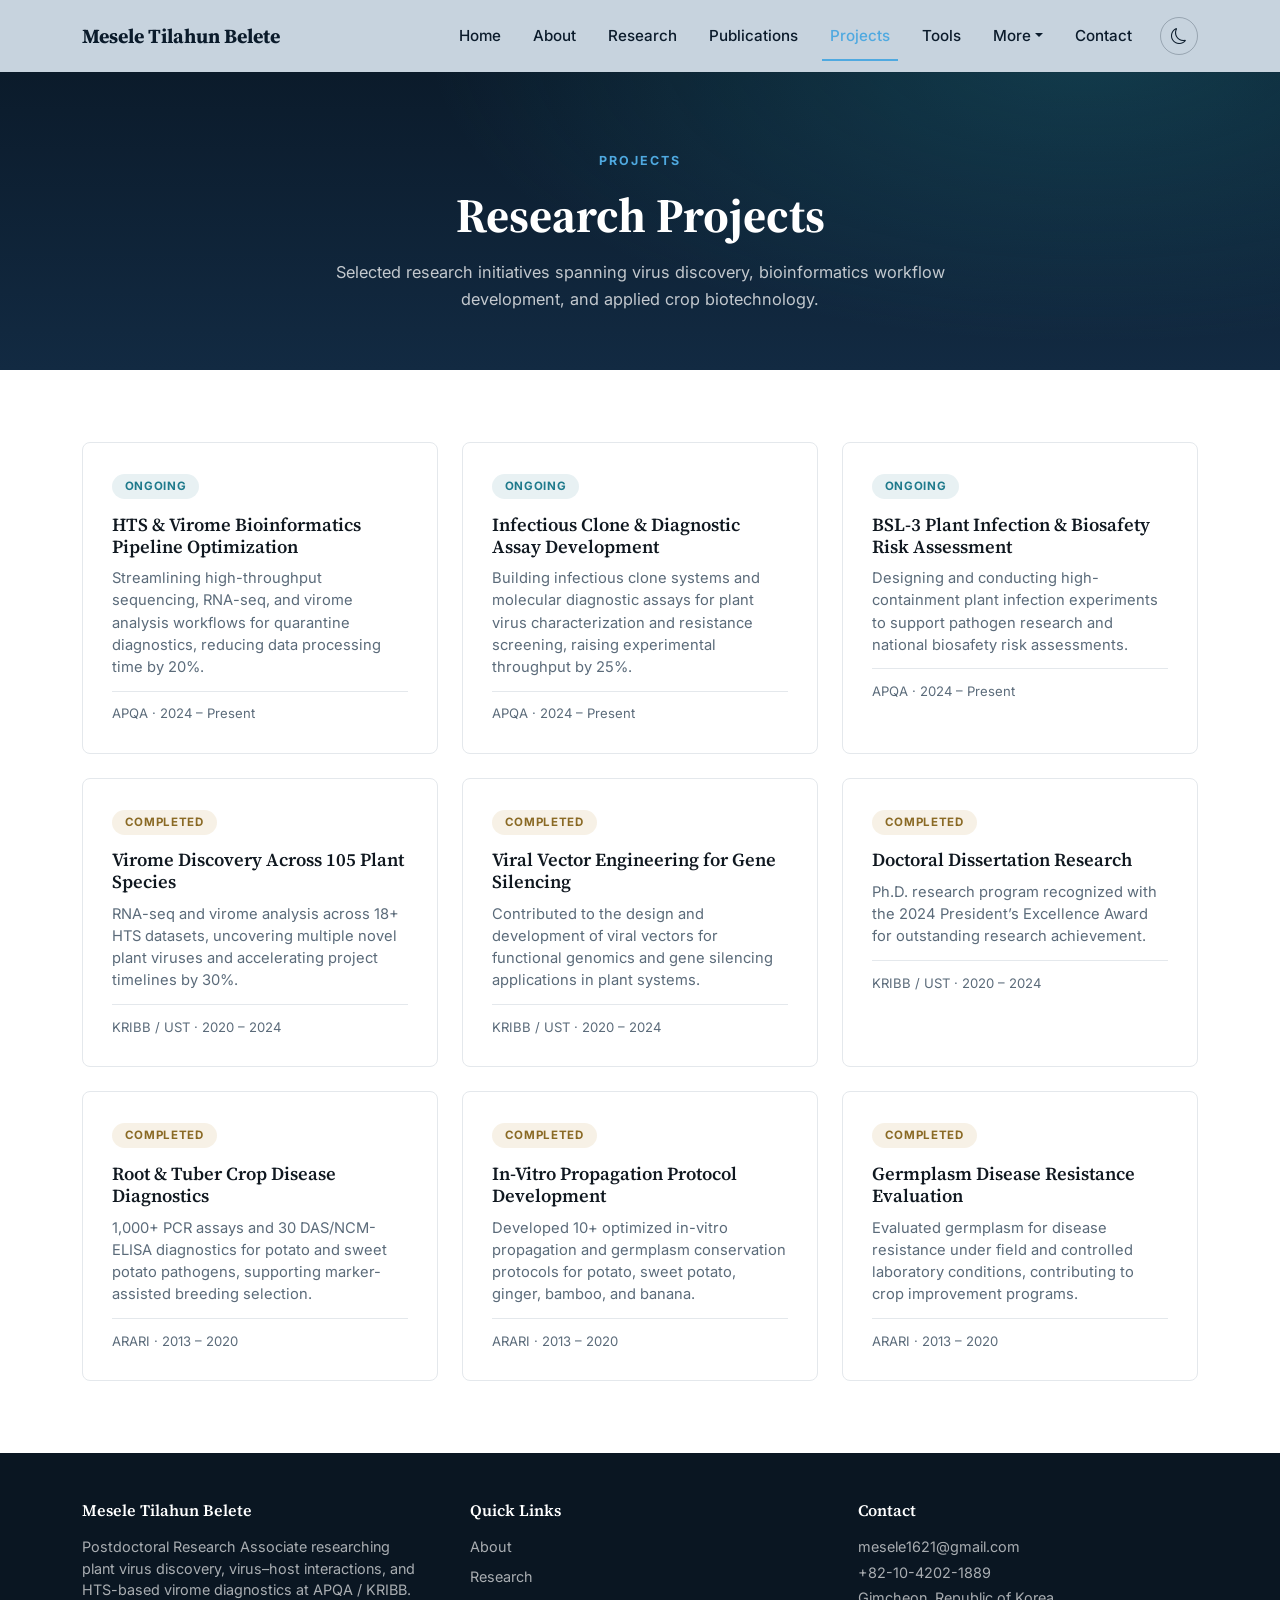
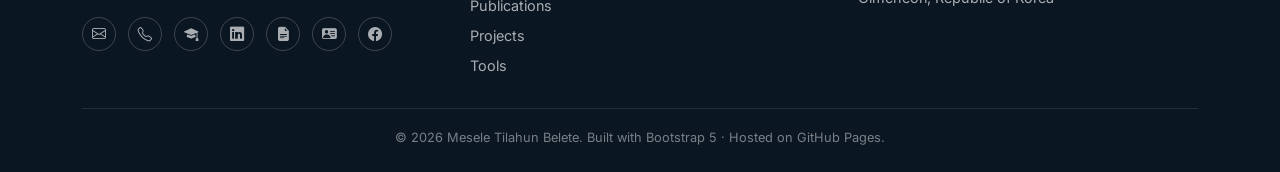
<file: projects.html>
<!doctype html>
<html lang="en">
<head>
<meta charset="UTF-8">
<meta name="viewport" content="width=device-width, initial-scale=1.0">
<title>Projects | Mesele Tilahun Belete</title>
<meta name="description" content="Research projects led by Mesele Tilahun Belete in plant virus discovery, diagnostics, and crop biotechnology.">

<link href="https://cdn.jsdelivr.net/npm/bootstrap@5.3.3/dist/css/bootstrap.min.css" rel="stylesheet">
<link rel="stylesheet" href="https://cdn.jsdelivr.net/npm/bootstrap-icons@1.11.3/font/bootstrap-icons.css">
<link rel="preconnect" href="https://fonts.googleapis.com">
<link href="https://fonts.googleapis.com/css2?family=Source+Serif+4:wght@500;600;700&family=Inter:wght@400;500;600;700&display=swap" rel="stylesheet">

<style>
  :root{
    --navy:#0b1b2b;--navy-2:#122a42;--accent:#1f7a8c;--accent-2:#c9a35b;--sky:#4fa9e0;
    --ink:#101820;--muted:#5b6b7a;--paper:#f7f8fa;--line:#e4e8ec;--nav-bg:#c7d3de;
  }
  html{scroll-behavior:smooth;}
  body{font-family:'Inter',system-ui,sans-serif;color:var(--ink);background:#fff;}
  h1,h2,h3,.display-font{font-family:'Source Serif 4',Georgia,serif;}
  a{text-decoration:none;}

  .navbar{background:var(--nav-bg);padding:1rem 0;box-shadow:0 1px 0 rgba(0,0,0,.05);}
  .navbar .navbar-brand{font-family:'Source Serif 4',serif;font-weight:700;color:var(--navy) !important;}
  .navbar .nav-link{color:var(--navy) !important;font-size:.95rem;font-weight:500;margin:0 .5rem;position:relative;}
  .navbar .nav-link.active{color:var(--sky) !important;}
  .navbar .nav-link.active::after{content:"";position:absolute;left:0;right:0;bottom:-6px;height:2px;background:var(--sky);}
  .navbar .dropdown-menu{border:1px solid var(--line);}
  .navbar .dropdown-item{font-size:.9rem;}
  .theme-toggle{width:38px;height:38px;border-radius:50%;border:1px solid rgba(11,27,43,.25);display:flex;align-items:center;justify-content:center;color:var(--navy);background:transparent;margin-left:.75rem;flex:0 0 auto;}
  .theme-toggle:hover{background:rgba(11,27,43,.08);}

  .page-hero{
    background:radial-gradient(1100px 500px at 85% -10%, rgba(31,122,140,.35), transparent 60%),
      linear-gradient(180deg,var(--navy) 0%, var(--navy-2) 100%);
    color:#fff;padding:5rem 0 3.5rem;text-align:center;
  }
  .page-hero .section-kicker{text-transform:uppercase;letter-spacing:.16em;font-size:.78rem;font-weight:700;color:var(--sky);margin-bottom:1rem;}
  .page-hero h1{font-size:clamp(2.1rem,4.6vw,3rem);font-weight:700;margin-bottom:.9rem;}
  .page-hero p{color:rgba(255,255,255,.75);max-width:640px;margin:0 auto;font-size:1.02rem;line-height:1.7;}

  .section{padding:4.5rem 0;}
  .section-kicker{text-transform:uppercase;letter-spacing:.14em;font-size:.75rem;font-weight:700;color:var(--accent);margin-bottom:.6rem;}
  .section-title{font-size:clamp(1.5rem,3vw,2rem);font-weight:600;color:var(--navy);margin-bottom:1.2rem;}

  .project-card{border:1px solid var(--line);border-radius:8px;padding:1.8rem;height:100%;transition:.2s ease;}
  .project-card:hover{border-color:var(--accent);box-shadow:0 14px 34px rgba(15,40,60,.08);transform:translateY(-3px);}
  .project-status{
    display:inline-block;font-size:.72rem;text-transform:uppercase;letter-spacing:.06em;font-weight:700;
    border-radius:100px;padding:.25rem .8rem;margin-bottom:.9rem;
  }
  .project-status.ongoing{background:rgba(31,122,140,.1);color:var(--accent);}
  .project-status.complete{background:rgba(201,163,91,.15);color:#8a6a25;}
  .project-card h4{font-family:'Source Serif 4',serif;font-weight:600;font-size:1.15rem;margin-bottom:.6rem;}
  .project-card p{color:var(--muted);font-size:.92rem;margin-bottom:.8rem;}
  .project-meta{font-size:.82rem;color:var(--muted);border-top:1px solid var(--line);padding-top:.8rem;}

  footer{background:#0a1622;color:rgba(255,255,255,.65);padding:3rem 0 1.5rem;font-size:.9rem;}
  footer h6{color:#fff;font-family:'Source Serif 4',serif;font-weight:600;margin-bottom:1rem;}
  footer a{color:rgba(255,255,255,.65);}
  footer a:hover{color:var(--accent-2);}
  footer .footer-socials a{display:inline-flex;align-items:center;justify-content:center;width:34px;height:34px;border:1px solid rgba(255,255,255,.2);border-radius:50%;margin-right:.5rem;}
  footer .foot-bottom{border-top:1px solid rgba(255,255,255,.1);margin-top:2rem;padding-top:1.2rem;font-size:.8rem;color:rgba(255,255,255,.45);text-align:center;}
</style>
</head>
<body>

<nav class="navbar navbar-expand-lg">
  <div class="container">
    <a class="navbar-brand" href="index.html">Mesele Tilahun Belete</a>
    <button class="navbar-toggler" type="button" data-bs-toggle="collapse" data-bs-target="#nav">
      <span class="navbar-toggler-icon"></span>
    </button>
    <div class="collapse navbar-collapse" id="nav">
      <ul class="navbar-nav ms-auto align-items-lg-center">
        <li class="nav-item"><a class="nav-link" href="index.html">Home</a></li>
        <li class="nav-item"><a class="nav-link" href="about.html">About</a></li>
        <li class="nav-item"><a class="nav-link" href="research.html">Research</a></li>
        <li class="nav-item"><a class="nav-link" href="publications.html">Publications</a></li>
        <li class="nav-item"><a class="nav-link active" href="projects.html">Projects</a></li>
        <li class="nav-item"><a class="nav-link" href="tools.html">Tools</a></li>
        <li class="nav-item dropdown">
          <a class="nav-link dropdown-toggle" href="#" role="button" data-bs-toggle="dropdown">More</a>
          <ul class="dropdown-menu dropdown-menu-end">
            <li><a class="dropdown-item" href="patents.html">Patents</a></li>
            <li><a class="dropdown-item" href="gallery.html">Gallery</a></li>
            <li><a class="dropdown-item" href="news.html">News</a></li>
            <li><a class="dropdown-item" href="awards.html">Awards</a></li>
            <li><a class="dropdown-item" href="teaching.html">Teaching</a></li>
            <li><a class="dropdown-item" href="cv.html">Full CV</a></li>
          </ul>
        </li>
        <li class="nav-item"><a class="nav-link" href="contact.html">Contact</a></li>
        <li class="nav-item">
          <button class="theme-toggle" id="themeToggle" title="Toggle theme" type="button"><i class="bi bi-moon"></i></button>
        </li>
      </ul>
    </div>
  </div>
</nav>

<header class="page-hero">
  <div class="container">
    <div class="section-kicker">Projects</div>
    <h1>Research Projects</h1>
    <p>Selected research initiatives spanning virus discovery, bioinformatics workflow development, and applied crop biotechnology.</p>
  </div>
</header>

<section class="section">
  <div class="container">
    <div class="row g-4">

      <div class="col-md-6 col-lg-4">
        <div class="project-card">
          <span class="project-status ongoing">Ongoing</span>
          <h4>HTS &amp; Virome Bioinformatics Pipeline Optimization</h4>
          <p>Streamlining high-throughput sequencing, RNA-seq, and virome analysis workflows for quarantine diagnostics, reducing data processing time by 20%.</p>
          <div class="project-meta">APQA &middot; 2024 &ndash; Present</div>
        </div>
      </div>

      <div class="col-md-6 col-lg-4">
        <div class="project-card">
          <span class="project-status ongoing">Ongoing</span>
          <h4>Infectious Clone &amp; Diagnostic Assay Development</h4>
          <p>Building infectious clone systems and molecular diagnostic assays for plant virus characterization and resistance screening, raising experimental throughput by 25%.</p>
          <div class="project-meta">APQA &middot; 2024 &ndash; Present</div>
        </div>
      </div>

      <div class="col-md-6 col-lg-4">
        <div class="project-card">
          <span class="project-status ongoing">Ongoing</span>
          <h4>BSL-3 Plant Infection &amp; Biosafety Risk Assessment</h4>
          <p>Designing and conducting high-containment plant infection experiments to support pathogen research and national biosafety risk assessments.</p>
          <div class="project-meta">APQA &middot; 2024 &ndash; Present</div>
        </div>
      </div>

      <div class="col-md-6 col-lg-4">
        <div class="project-card">
          <span class="project-status complete">Completed</span>
          <h4>Virome Discovery Across 105 Plant Species</h4>
          <p>RNA-seq and virome analysis across 18+ HTS datasets, uncovering multiple novel plant viruses and accelerating project timelines by 30%.</p>
          <div class="project-meta">KRIBB / UST &middot; 2020 &ndash; 2024</div>
        </div>
      </div>

      <div class="col-md-6 col-lg-4">
        <div class="project-card">
          <span class="project-status complete">Completed</span>
          <h4>Viral Vector Engineering for Gene Silencing</h4>
          <p>Contributed to the design and development of viral vectors for functional genomics and gene silencing applications in plant systems.</p>
          <div class="project-meta">KRIBB / UST &middot; 2020 &ndash; 2024</div>
        </div>
      </div>

      <div class="col-md-6 col-lg-4">
        <div class="project-card">
          <span class="project-status complete">Completed</span>
          <h4>Doctoral Dissertation Research</h4>
          <p>Ph.D. research program recognized with the 2024 President&rsquo;s Excellence Award for outstanding research achievement.</p>
          <div class="project-meta">KRIBB / UST &middot; 2020 &ndash; 2024</div>
        </div>
      </div>

      <div class="col-md-6 col-lg-4">
        <div class="project-card">
          <span class="project-status complete">Completed</span>
          <h4>Root &amp; Tuber Crop Disease Diagnostics</h4>
          <p>1,000+ PCR assays and 30 DAS/NCM-ELISA diagnostics for potato and sweet potato pathogens, supporting marker-assisted breeding selection.</p>
          <div class="project-meta">ARARI &middot; 2013 &ndash; 2020</div>
        </div>
      </div>

      <div class="col-md-6 col-lg-4">
        <div class="project-card">
          <span class="project-status complete">Completed</span>
          <h4>In-Vitro Propagation Protocol Development</h4>
          <p>Developed 10+ optimized in-vitro propagation and germplasm conservation protocols for potato, sweet potato, ginger, bamboo, and banana.</p>
          <div class="project-meta">ARARI &middot; 2013 &ndash; 2020</div>
        </div>
      </div>

      <div class="col-md-6 col-lg-4">
        <div class="project-card">
          <span class="project-status complete">Completed</span>
          <h4>Germplasm Disease Resistance Evaluation</h4>
          <p>Evaluated germplasm for disease resistance under field and controlled laboratory conditions, contributing to crop improvement programs.</p>
          <div class="project-meta">ARARI &middot; 2013 &ndash; 2020</div>
        </div>
      </div>

    </div>
  </div>
</section>

<footer>
  <div class="container">
    <div class="row g-5">
      <div class="col-lg-4">
        <h6>Mesele Tilahun Belete</h6>
        <p>Postdoctoral Research Associate researching plant virus discovery, virus&ndash;host interactions, and HTS-based virome diagnostics at APQA / KRIBB.</p>
        <div class="footer-socials mt-3">
          <a href="mailto:mesele1621@gmail.com" title="Email"><i class="bi bi-envelope"></i></a>
          <a href="tel:+821042021889" title="Phone"><i class="bi bi-telephone"></i></a>
          <a href="https://scholar.google.com/citations?hl=en&amp;user=Fv3DatsAAAAJ&amp;view_op=list_works&amp;sortby=pubdate" title="Google Scholar" target="_blank" rel="noopener"><i class="bi bi-mortarboard-fill"></i></a>
          <a href="https://www.linkedin.com/in/mesele-tilahun-belete-8b5aa0107" title="LinkedIn" target="_blank" rel="noopener"><i class="bi bi-linkedin"></i></a>
          <a href="https://www.researchgate.net/profile/Mesele-Belete-2?ev=prf_overview" title="ResearchGate" target="_blank" rel="noopener"><i class="bi bi-file-earmark-text-fill"></i></a>
          <a href="https://orcid.org/0000-0002-1504-1804" title="ORCID" target="_blank" rel="noopener"><i class="bi bi-person-vcard-fill"></i></a>
          <a href="https://www.facebook.com/mes.biot" title="Facebook" target="_blank" rel="noopener"><i class="bi bi-facebook"></i></a>
        </div>
      </div>
      <div class="col-lg-4">
        <h6>Quick Links</h6>
        <div class="d-flex flex-column gap-2">
          <a href="about.html">About</a>
          <a href="research.html">Research</a>
          <a href="publications.html">Publications</a>
          <a href="projects.html">Projects</a>
          <a href="tools.html">Tools</a>
        </div>
      </div>
      <div class="col-lg-4">
        <h6>Contact</h6>
        <p class="mb-1"><a href="mailto:mesele1621@gmail.com">mesele1621@gmail.com</a></p>
        <p class="mb-1">+82-10-4202-1889</p>
        <p class="mb-1">Gimcheon, Republic of Korea</p>
      </div>
    </div>
    <div class="foot-bottom">&copy; <span id="year"></span> Mesele Tilahun Belete. Built with Bootstrap 5 &middot; Hosted on GitHub Pages.</div>
  </div>
</footer>

<script src="https://cdn.jsdelivr.net/npm/bootstrap@5.3.3/dist/js/bootstrap.bundle.min.js"></script>
<script>
  document.getElementById('year').textContent = new Date().getFullYear();
  const toggle = document.getElementById('themeToggle');
  const icon = toggle.querySelector('i');
  toggle.addEventListener('click', () => {
    document.body.classList.toggle('dark-mode');
    icon.className = document.body.classList.contains('dark-mode') ? 'bi bi-sun' : 'bi bi-moon';
  });
</script>
</body>
</html>
</file>
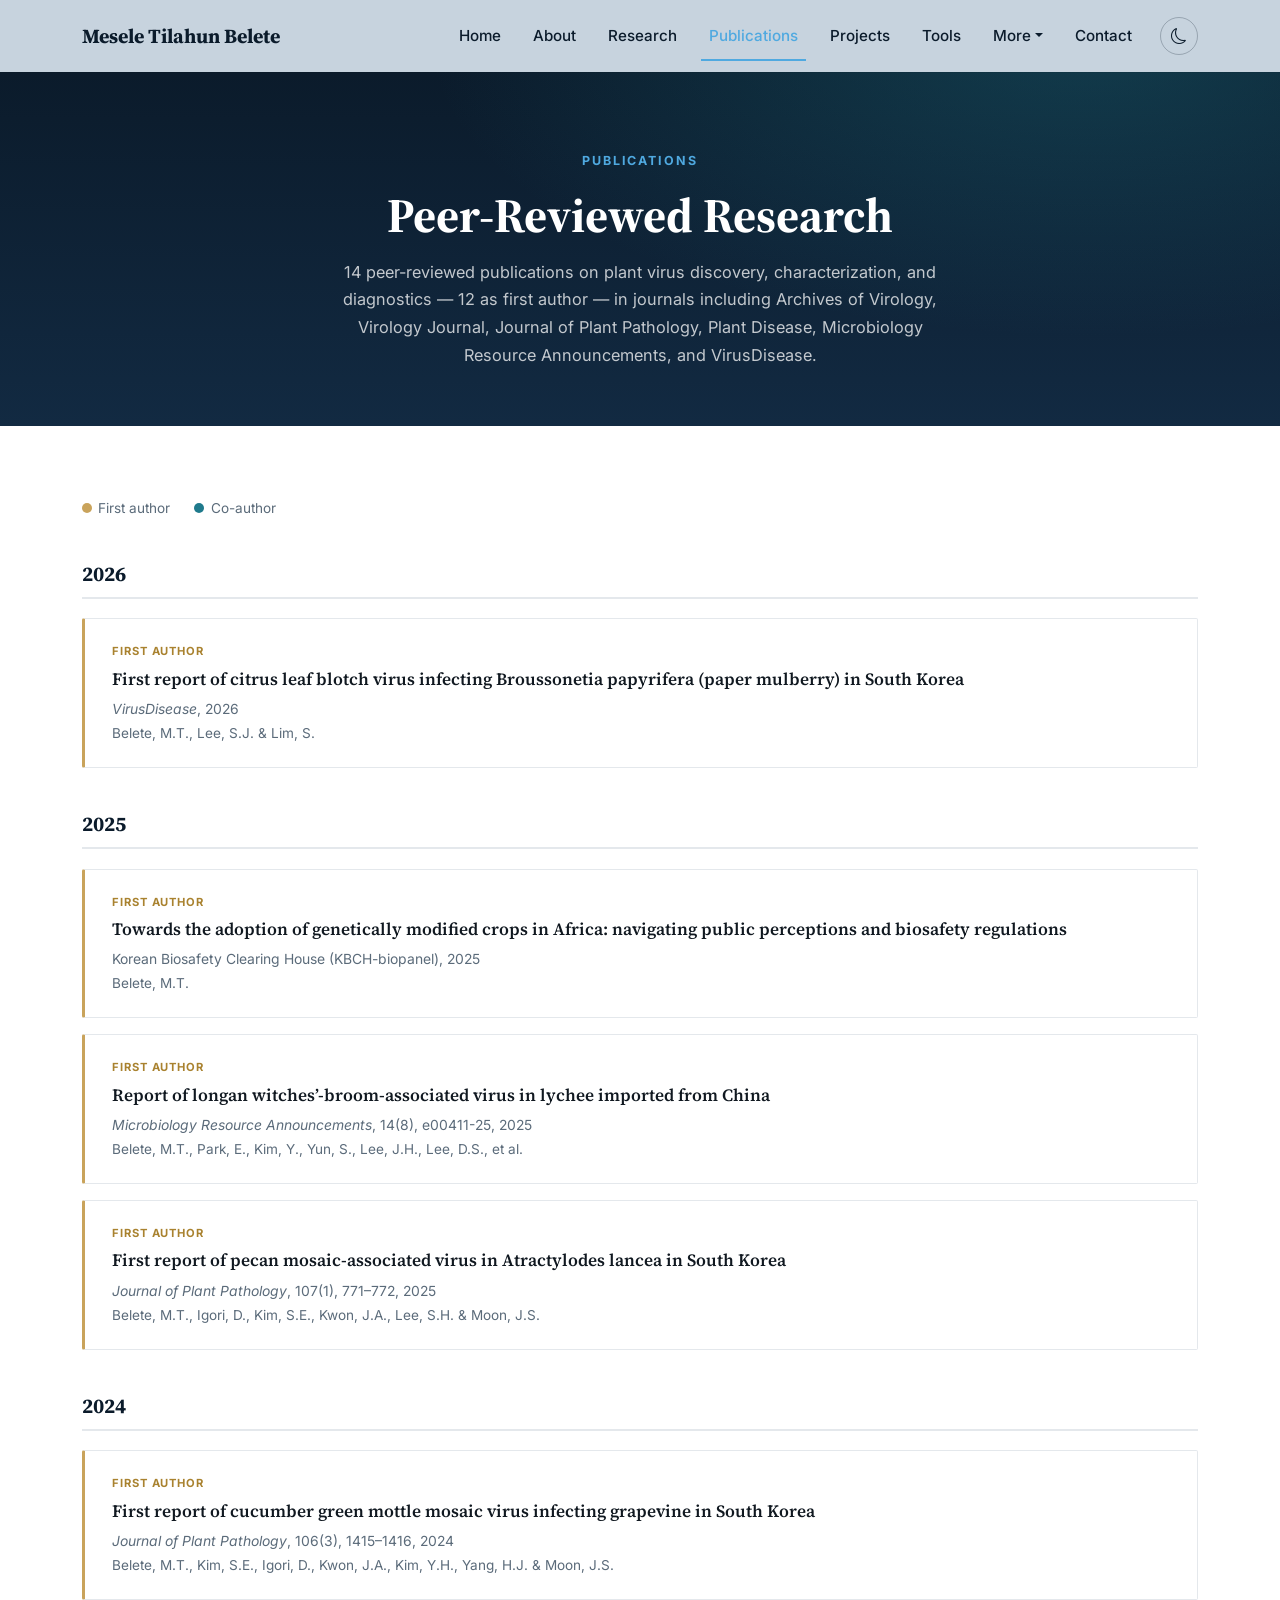
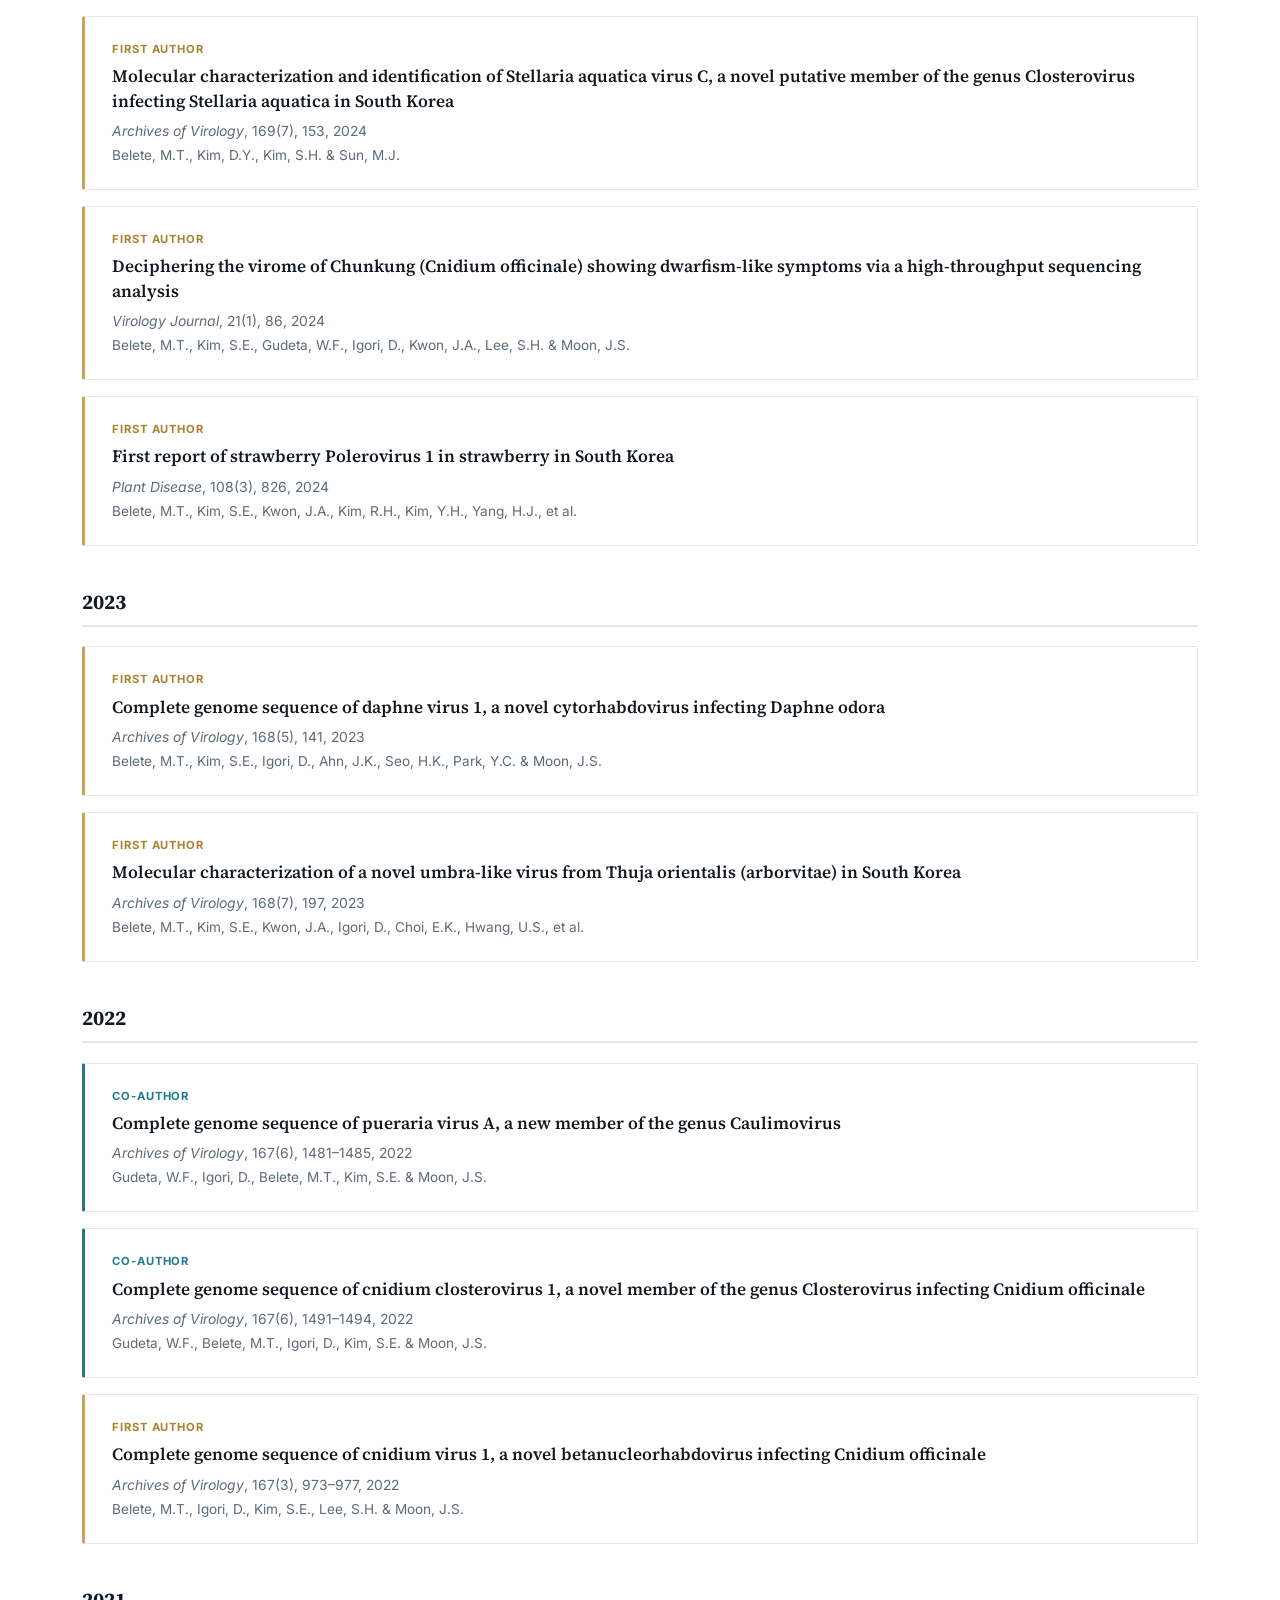
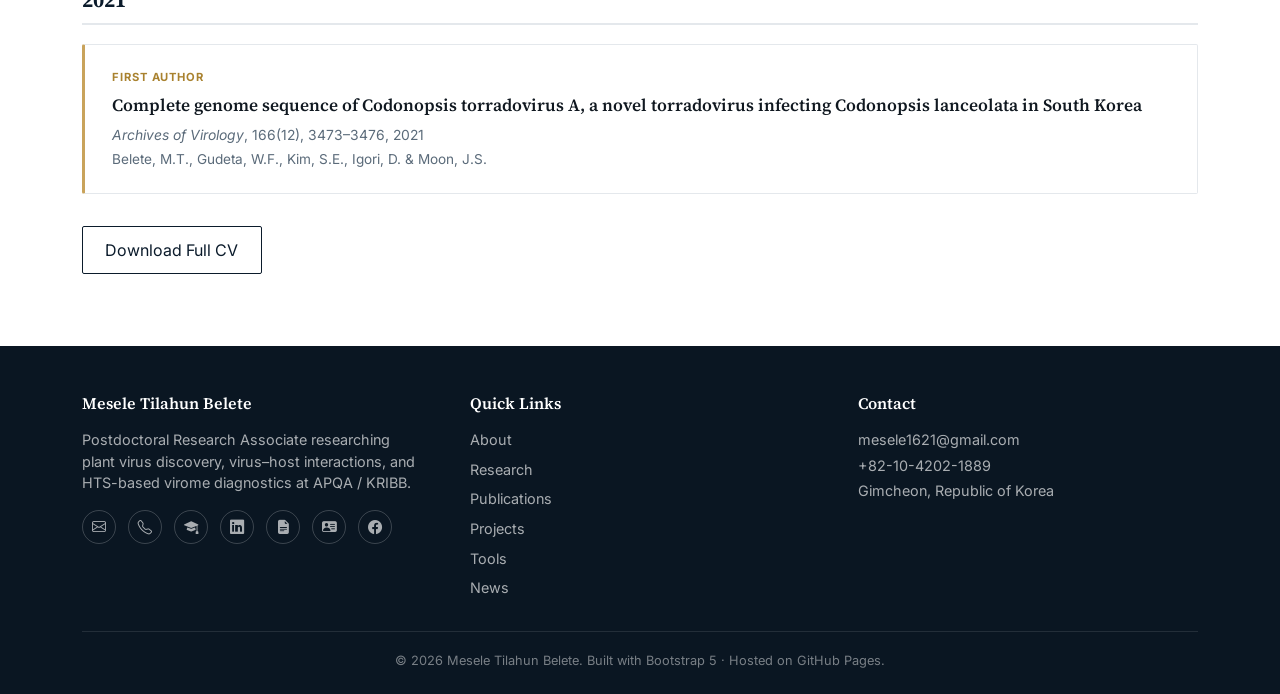
<file: publications.html>
<!doctype html>
<html lang="en">
<head>
<meta charset="UTF-8">
<meta name="viewport" content="width=device-width, initial-scale=1.0">
<title>Publications | Mesele Tilahun Belete</title>
<meta name="description" content="Full publication list of Mesele Tilahun Belete — plant virology, virus discovery, and diagnostics research.">

<link href="https://cdn.jsdelivr.net/npm/bootstrap@5.3.3/dist/css/bootstrap.min.css" rel="stylesheet">
<link rel="stylesheet" href="https://cdn.jsdelivr.net/npm/bootstrap-icons@1.11.3/font/bootstrap-icons.css">
<link rel="preconnect" href="https://fonts.googleapis.com">
<link href="https://fonts.googleapis.com/css2?family=Source+Serif+4:wght@500;600;700&family=Inter:wght@400;500;600;700&display=swap" rel="stylesheet">

<style>
  :root{
    --navy:#0b1b2b;
    --navy-2:#122a42;
    --accent:#1f7a8c;
    --accent-2:#c9a35b;
    --sky:#4fa9e0;
    --ink:#101820;
    --muted:#5b6b7a;
    --paper:#f7f8fa;
    --line:#e4e8ec;
    --nav-bg:#c7d3de;
  }
  html{scroll-behavior:smooth;}
  body{font-family:'Inter',system-ui,sans-serif;color:var(--ink);background:#fff;}
  h1,h2,h3,.display-font{font-family:'Source Serif 4',Georgia,serif;}
  a{text-decoration:none;}

  /* Navbar (light, matches site) */
  .navbar{background:var(--nav-bg);padding:1rem 0;box-shadow:0 1px 0 rgba(0,0,0,.05);}
  .navbar .navbar-brand{font-family:'Source Serif 4',serif;font-weight:700;color:var(--navy) !important;}
  .navbar .nav-link{color:var(--navy) !important;font-size:.95rem;font-weight:500;margin:0 .5rem;position:relative;}
  .navbar .nav-link.active{color:var(--sky) !important;}
  .navbar .nav-link.active::after{content:"";position:absolute;left:0;right:0;bottom:-6px;height:2px;background:var(--sky);}
  .navbar .dropdown-menu{border:1px solid var(--line);}
  .navbar .dropdown-item{font-size:.9rem;}
  .navbar .btn-outline-contact{border:1px solid rgba(11,27,43,.3);color:var(--navy);font-size:.85rem;padding:.4rem 1rem;border-radius:2px;}
  .navbar .btn-outline-contact:hover{background:var(--navy);color:#fff;}
  .theme-toggle{
    width:38px;height:38px;border-radius:50%;border:1px solid rgba(11,27,43,.25);
    display:flex;align-items:center;justify-content:center;color:var(--navy);background:transparent;
    margin-left:.75rem;flex:0 0 auto;
  }
  .theme-toggle:hover{background:rgba(11,27,43,.08);}

  /* Page hero */
  .page-hero{
    background:radial-gradient(1100px 500px at 85% -10%, rgba(31,122,140,.35), transparent 60%),
      linear-gradient(180deg,var(--navy) 0%, var(--navy-2) 100%);
    color:#fff;padding:5rem 0 3.5rem;text-align:center;
  }
  .page-hero .section-kicker{text-transform:uppercase;letter-spacing:.16em;font-size:.78rem;font-weight:700;color:var(--sky);margin-bottom:1rem;}
  .page-hero h1{font-size:clamp(2.1rem,4.6vw,3rem);font-weight:700;margin-bottom:.9rem;}
  .page-hero p{color:rgba(255,255,255,.75);max-width:600px;margin:0 auto;font-size:1.02rem;line-height:1.7;}

  .section{padding:4.5rem 0;}
  .year-heading{
    font-family:'Source Serif 4',serif;font-weight:700;color:var(--navy);font-size:1.3rem;
    margin:2.5rem 0 1.2rem;padding-bottom:.5rem;border-bottom:2px solid var(--line);
  }
  .year-heading:first-of-type{margin-top:0;}

  .pub-card{border:1px solid var(--line);border-left:3px solid var(--accent);border-radius:2px;padding:1.5rem 1.7rem;margin-bottom:1rem;background:#fff;}
  .pub-card.first-author{border-left-color:var(--accent-2);}
  .pub-tag{font-size:.7rem;text-transform:uppercase;letter-spacing:.08em;color:var(--accent);font-weight:700;}
  .pub-card.first-author .pub-tag{color:#a9822f;}
  .pub-card h4{font-family:'Source Serif 4',serif;font-size:1.08rem;font-weight:600;margin:.4rem 0 .5rem;line-height:1.4;}
  .pub-card .pub-meta{color:var(--muted);font-size:.87rem;}
  .pub-card .pub-authors{color:var(--muted);font-size:.85rem;margin-top:.2rem;}

  .legend{display:flex;gap:1.5rem;flex-wrap:wrap;margin-bottom:1rem;font-size:.85rem;color:var(--muted);}
  .legend span{display:inline-flex;align-items:center;gap:.4rem;}
  .legend .dot{width:10px;height:10px;border-radius:50%;display:inline-block;}
  .legend .dot.first{background:var(--accent-2);}
  .legend .dot.co{background:var(--accent);}

  footer{background:#0a1622;color:rgba(255,255,255,.65);padding:3rem 0 1.5rem;font-size:.9rem;}
  footer h6{color:#fff;font-family:'Source Serif 4',serif;font-weight:600;margin-bottom:1rem;}
  footer a{color:rgba(255,255,255,.65);}
  footer a:hover{color:var(--accent-2);}
  footer .footer-socials a{display:inline-flex;align-items:center;justify-content:center;width:34px;height:34px;border:1px solid rgba(255,255,255,.2);border-radius:50%;margin-right:.5rem;}
  footer .foot-bottom{border-top:1px solid rgba(255,255,255,.1);margin-top:2rem;padding-top:1.2rem;font-size:.8rem;color:rgba(255,255,255,.45);text-align:center;}
</style>
</head>
<body>

<!-- Navbar -->
<nav class="navbar navbar-expand-lg">
  <div class="container">
    <a class="navbar-brand" href="index.html">Mesele Tilahun Belete</a>
    <button class="navbar-toggler" type="button" data-bs-toggle="collapse" data-bs-target="#nav">
      <span class="navbar-toggler-icon"></span>
    </button>
    <div class="collapse navbar-collapse" id="nav">
      <ul class="navbar-nav ms-auto align-items-lg-center">
        <li class="nav-item"><a class="nav-link" href="index.html">Home</a></li>
        <li class="nav-item"><a class="nav-link" href="about.html">About</a></li>
        <li class="nav-item"><a class="nav-link" href="research.html">Research</a></li>
        <li class="nav-item"><a class="nav-link active" href="publications.html">Publications</a></li>
        <li class="nav-item"><a class="nav-link" href="projects.html">Projects</a></li>
        <li class="nav-item"><a class="nav-link" href="tools.html">Tools</a></li>
        <li class="nav-item dropdown">
          <a class="nav-link dropdown-toggle" href="#" role="button" data-bs-toggle="dropdown">More</a>
          <ul class="dropdown-menu dropdown-menu-end">
            <li><a class="dropdown-item" href="patents.html">Patents</a></li>
            <li><a class="dropdown-item" href="gallery.html">Gallery</a></li>
            <li><a class="dropdown-item" href="news.html">News</a></li>
            <li><a class="dropdown-item" href="awards.html">Awards</a></li>
            <li><a class="dropdown-item" href="teaching.html">Teaching</a></li>
            <li><a class="dropdown-item" href="cv.html">Full CV</a></li>
          </ul>
        </li>
        <li class="nav-item"><a class="nav-link" href="contact.html">Contact</a></li>
        <li class="nav-item">
          <button class="theme-toggle" id="themeToggle" title="Toggle theme" type="button">
            <i class="bi bi-moon"></i>
          </button>
        </li>
      </ul>
    </div>
  </div>
</nav>

<!-- Hero -->
<header class="page-hero">
  <div class="container">
    <div class="section-kicker">Publications</div>
    <h1>Peer-Reviewed Research</h1>
    <p>14 peer-reviewed publications on plant virus discovery, characterization, and diagnostics &mdash; 12 as first author &mdash; in journals including Archives of Virology, Virology Journal, Journal of Plant Pathology, Plant Disease, Microbiology Resource Announcements, and VirusDisease.</p>
  </div>
</header>

<section class="section">
  <div class="container">
    <div class="legend">
      <span><span class="dot first"></span>First author</span>
      <span><span class="dot co"></span>Co-author</span>
    </div>

    <div class="year-heading">2026</div>

    <div class="pub-card first-author">
      <div class="pub-tag">First Author</div>
      <h4>First report of citrus leaf blotch virus infecting Broussonetia papyrifera (paper mulberry) in South Korea</h4>
      <div class="pub-meta"><em>VirusDisease</em>, 2026</div>
      <div class="pub-authors">Belete, M.T., Lee, S.J. &amp; Lim, S.</div>
    </div>

    <div class="year-heading">2025</div>

    <div class="pub-card first-author">
      <div class="pub-tag">First Author</div>
      <h4>Towards the adoption of genetically modified crops in Africa: navigating public perceptions and biosafety regulations</h4>
      <div class="pub-meta">Korean Biosafety Clearing House (KBCH-biopanel), 2025</div>
      <div class="pub-authors">Belete, M.T.</div>
    </div>

    <div class="pub-card first-author">
      <div class="pub-tag">First Author</div>
      <h4>Report of longan witches&rsquo;-broom-associated virus in lychee imported from China</h4>
      <div class="pub-meta"><em>Microbiology Resource Announcements</em>, 14(8), e00411-25, 2025</div>
      <div class="pub-authors">Belete, M.T., Park, E., Kim, Y., Yun, S., Lee, J.H., Lee, D.S., et al.</div>
    </div>

    <div class="pub-card first-author">
      <div class="pub-tag">First Author</div>
      <h4>First report of pecan mosaic-associated virus in Atractylodes lancea in South Korea</h4>
      <div class="pub-meta"><em>Journal of Plant Pathology</em>, 107(1), 771&ndash;772, 2025</div>
      <div class="pub-authors">Belete, M.T., Igori, D., Kim, S.E., Kwon, J.A., Lee, S.H. &amp; Moon, J.S.</div>
    </div>

    <div class="year-heading">2024</div>

    <div class="pub-card first-author">
      <div class="pub-tag">First Author</div>
      <h4>First report of cucumber green mottle mosaic virus infecting grapevine in South Korea</h4>
      <div class="pub-meta"><em>Journal of Plant Pathology</em>, 106(3), 1415&ndash;1416, 2024</div>
      <div class="pub-authors">Belete, M.T., Kim, S.E., Igori, D., Kwon, J.A., Kim, Y.H., Yang, H.J. &amp; Moon, J.S.</div>
    </div>

    <div class="pub-card first-author">
      <div class="pub-tag">First Author</div>
      <h4>Molecular characterization and identification of Stellaria aquatica virus C, a novel putative member of the genus Closterovirus infecting Stellaria aquatica in South Korea</h4>
      <div class="pub-meta"><em>Archives of Virology</em>, 169(7), 153, 2024</div>
      <div class="pub-authors">Belete, M.T., Kim, D.Y., Kim, S.H. &amp; Sun, M.J.</div>
    </div>

    <div class="pub-card first-author">
      <div class="pub-tag">First Author</div>
      <h4>Deciphering the virome of Chunkung (Cnidium officinale) showing dwarfism-like symptoms via a high-throughput sequencing analysis</h4>
      <div class="pub-meta"><em>Virology Journal</em>, 21(1), 86, 2024</div>
      <div class="pub-authors">Belete, M.T., Kim, S.E., Gudeta, W.F., Igori, D., Kwon, J.A., Lee, S.H. &amp; Moon, J.S.</div>
    </div>

    <div class="pub-card first-author">
      <div class="pub-tag">First Author</div>
      <h4>First report of strawberry Polerovirus 1 in strawberry in South Korea</h4>
      <div class="pub-meta"><em>Plant Disease</em>, 108(3), 826, 2024</div>
      <div class="pub-authors">Belete, M.T., Kim, S.E., Kwon, J.A., Kim, R.H., Kim, Y.H., Yang, H.J., et al.</div>
    </div>

    <div class="year-heading">2023</div>

    <div class="pub-card first-author">
      <div class="pub-tag">First Author</div>
      <h4>Complete genome sequence of daphne virus 1, a novel cytorhabdovirus infecting Daphne odora</h4>
      <div class="pub-meta"><em>Archives of Virology</em>, 168(5), 141, 2023</div>
      <div class="pub-authors">Belete, M.T., Kim, S.E., Igori, D., Ahn, J.K., Seo, H.K., Park, Y.C. &amp; Moon, J.S.</div>
    </div>

    <div class="pub-card first-author">
      <div class="pub-tag">First Author</div>
      <h4>Molecular characterization of a novel umbra-like virus from Thuja orientalis (arborvitae) in South Korea</h4>
      <div class="pub-meta"><em>Archives of Virology</em>, 168(7), 197, 2023</div>
      <div class="pub-authors">Belete, M.T., Kim, S.E., Kwon, J.A., Igori, D., Choi, E.K., Hwang, U.S., et al.</div>
    </div>

    <div class="year-heading">2022</div>

    <div class="pub-card">
      <div class="pub-tag">Co-Author</div>
      <h4>Complete genome sequence of pueraria virus A, a new member of the genus Caulimovirus</h4>
      <div class="pub-meta"><em>Archives of Virology</em>, 167(6), 1481&ndash;1485, 2022</div>
      <div class="pub-authors">Gudeta, W.F., Igori, D., Belete, M.T., Kim, S.E. &amp; Moon, J.S.</div>
    </div>

    <div class="pub-card">
      <div class="pub-tag">Co-Author</div>
      <h4>Complete genome sequence of cnidium closterovirus 1, a novel member of the genus Closterovirus infecting Cnidium officinale</h4>
      <div class="pub-meta"><em>Archives of Virology</em>, 167(6), 1491&ndash;1494, 2022</div>
      <div class="pub-authors">Gudeta, W.F., Belete, M.T., Igori, D., Kim, S.E. &amp; Moon, J.S.</div>
    </div>

    <div class="pub-card first-author">
      <div class="pub-tag">First Author</div>
      <h4>Complete genome sequence of cnidium virus 1, a novel betanucleorhabdovirus infecting Cnidium officinale</h4>
      <div class="pub-meta"><em>Archives of Virology</em>, 167(3), 973&ndash;977, 2022</div>
      <div class="pub-authors">Belete, M.T., Igori, D., Kim, S.E., Lee, S.H. &amp; Moon, J.S.</div>
    </div>

    <div class="year-heading">2021</div>

    <div class="pub-card first-author">
      <div class="pub-tag">First Author</div>
      <h4>Complete genome sequence of Codonopsis torradovirus A, a novel torradovirus infecting Codonopsis lanceolata in South Korea</h4>
      <div class="pub-meta"><em>Archives of Virology</em>, 166(12), 3473&ndash;3476, 2021</div>
      <div class="pub-authors">Belete, M.T., Gudeta, W.F., Kim, S.E., Igori, D. &amp; Moon, J.S.</div>
    </div>

    <a href="files/CV.pdf" class="btn mt-3" style="border:1px solid var(--navy);color:var(--navy);border-radius:2px;padding:.68rem 1.4rem;">Download Full CV</a>
  </div>
</section>

<!-- Footer -->
<footer>
  <div class="container">
    <div class="row g-5">
      <div class="col-lg-4">
        <h6>Mesele Tilahun Belete</h6>
        <p>Postdoctoral Research Associate researching plant virus discovery, virus&ndash;host interactions, and HTS-based virome diagnostics at APQA / KRIBB.</p>
        <div class="footer-socials mt-3">
          <a href="mailto:mesele1621@gmail.com" title="Email"><i class="bi bi-envelope"></i></a>
          <a href="tel:+821042021889" title="Phone"><i class="bi bi-telephone"></i></a>
          <a href="https://scholar.google.com/citations?hl=en&amp;user=Fv3DatsAAAAJ&amp;view_op=list_works&amp;sortby=pubdate" title="Google Scholar" target="_blank" rel="noopener"><i class="bi bi-mortarboard-fill"></i></a>
          <a href="https://www.linkedin.com/in/mesele-tilahun-belete-8b5aa0107" title="LinkedIn" target="_blank" rel="noopener"><i class="bi bi-linkedin"></i></a>
          <a href="https://www.researchgate.net/profile/Mesele-Belete-2?ev=prf_overview" title="ResearchGate" target="_blank" rel="noopener"><i class="bi bi-file-earmark-text-fill"></i></a>
          <a href="https://orcid.org/0000-0002-1504-1804" title="ORCID" target="_blank" rel="noopener"><i class="bi bi-person-vcard-fill"></i></a>
          <a href="https://www.facebook.com/mes.biot" title="Facebook" target="_blank" rel="noopener"><i class="bi bi-facebook"></i></a>
        </div>
      </div>
      <div class="col-lg-4">
        <h6>Quick Links</h6>
        <div class="d-flex flex-column gap-2">
          <a href="about.html">About</a>
          <a href="research.html">Research</a>
          <a href="publications.html">Publications</a>
          <a href="projects.html">Projects</a>
          <a href="tools.html">Tools</a>
          <a href="news.html">News</a>
        </div>
      </div>
      <div class="col-lg-4">
        <h6>Contact</h6>
        <p class="mb-1"><a href="mailto:mesele1621@gmail.com">mesele1621@gmail.com</a></p>
        <p class="mb-1">+82-10-4202-1889</p>
        <p class="mb-1">Gimcheon, Republic of Korea</p>
      </div>
    </div>
    <div class="foot-bottom">&copy; <span id="year"></span> Mesele Tilahun Belete. Built with Bootstrap 5 &middot; Hosted on GitHub Pages.</div>
  </div>
</footer>

<script src="https://cdn.jsdelivr.net/npm/bootstrap@5.3.3/dist/js/bootstrap.bundle.min.js"></script>
<script>
  document.getElementById('year').textContent = new Date().getFullYear();
  const toggle = document.getElementById('themeToggle');
  const icon = toggle.querySelector('i');
  toggle.addEventListener('click', () => {
    document.body.classList.toggle('dark-mode');
    icon.className = document.body.classList.contains('dark-mode') ? 'bi bi-sun' : 'bi bi-moon';
  });
</script>
</body>
</html>
</file>
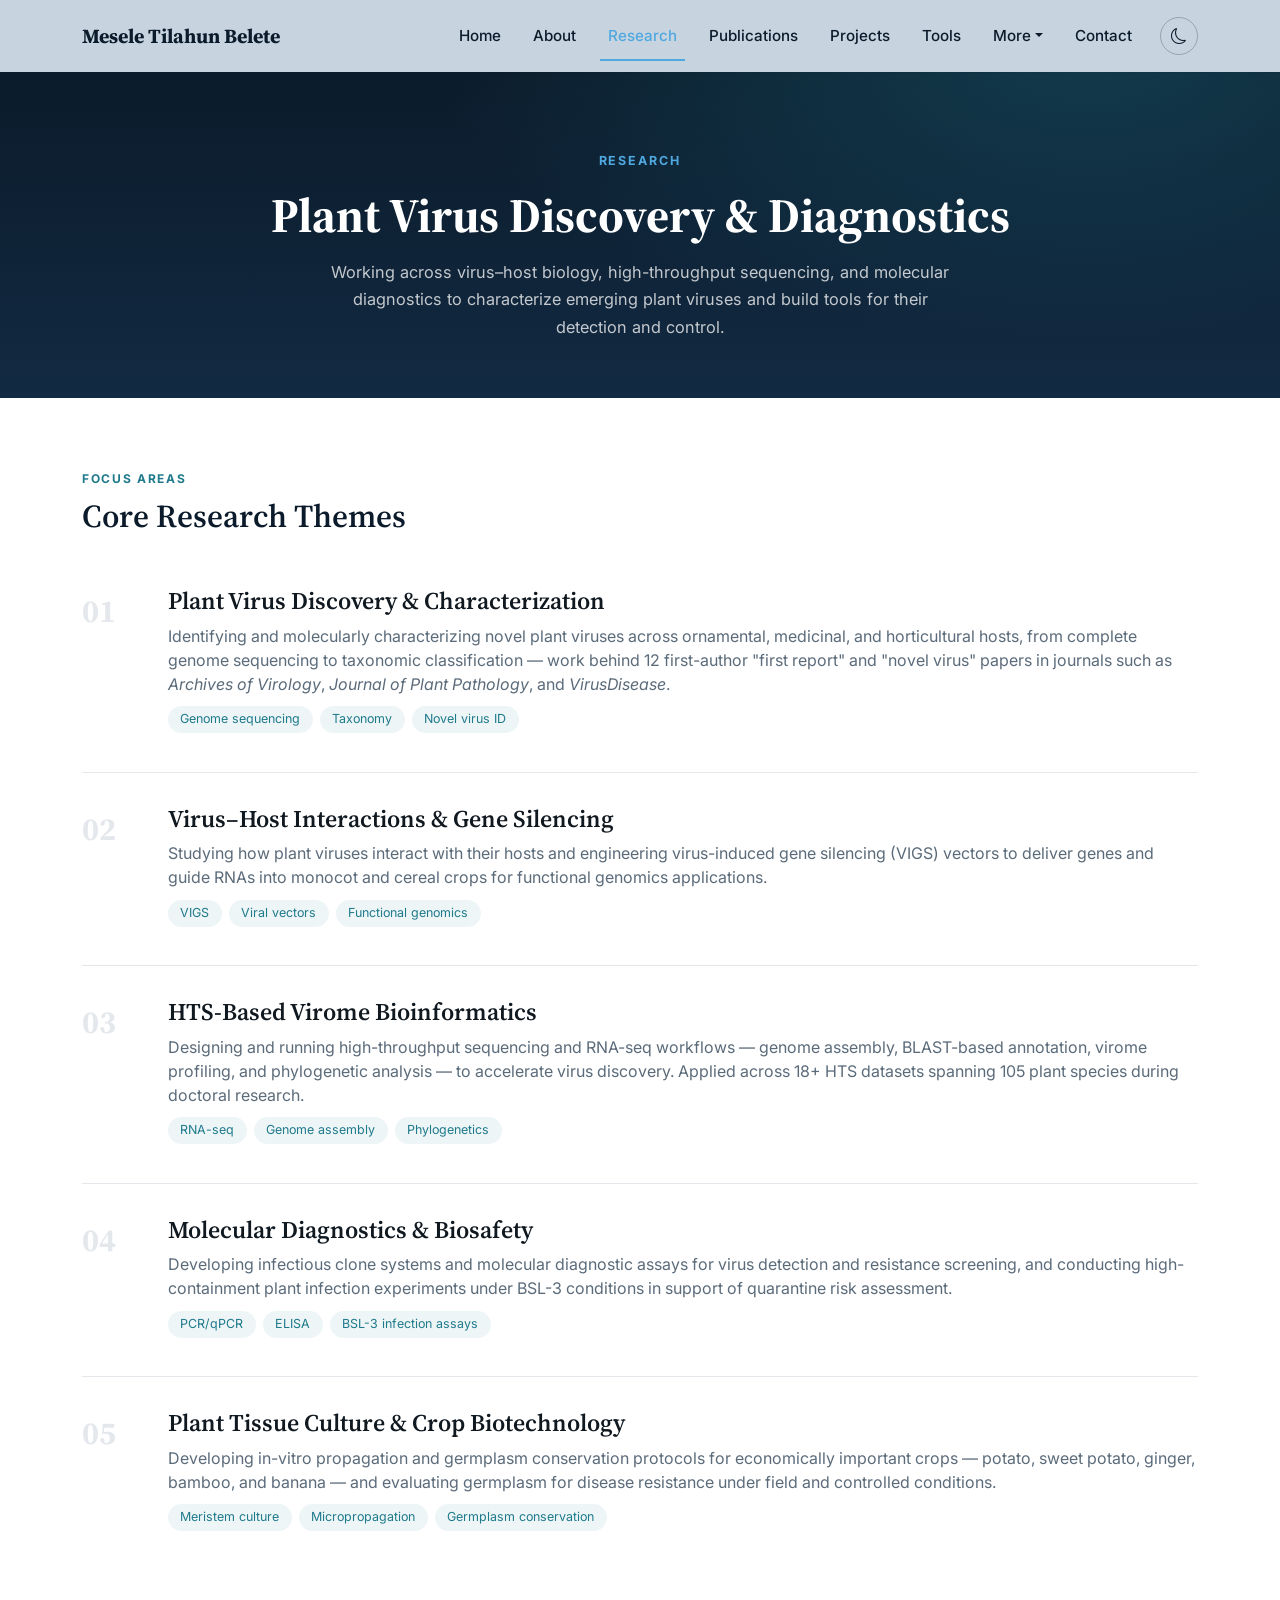
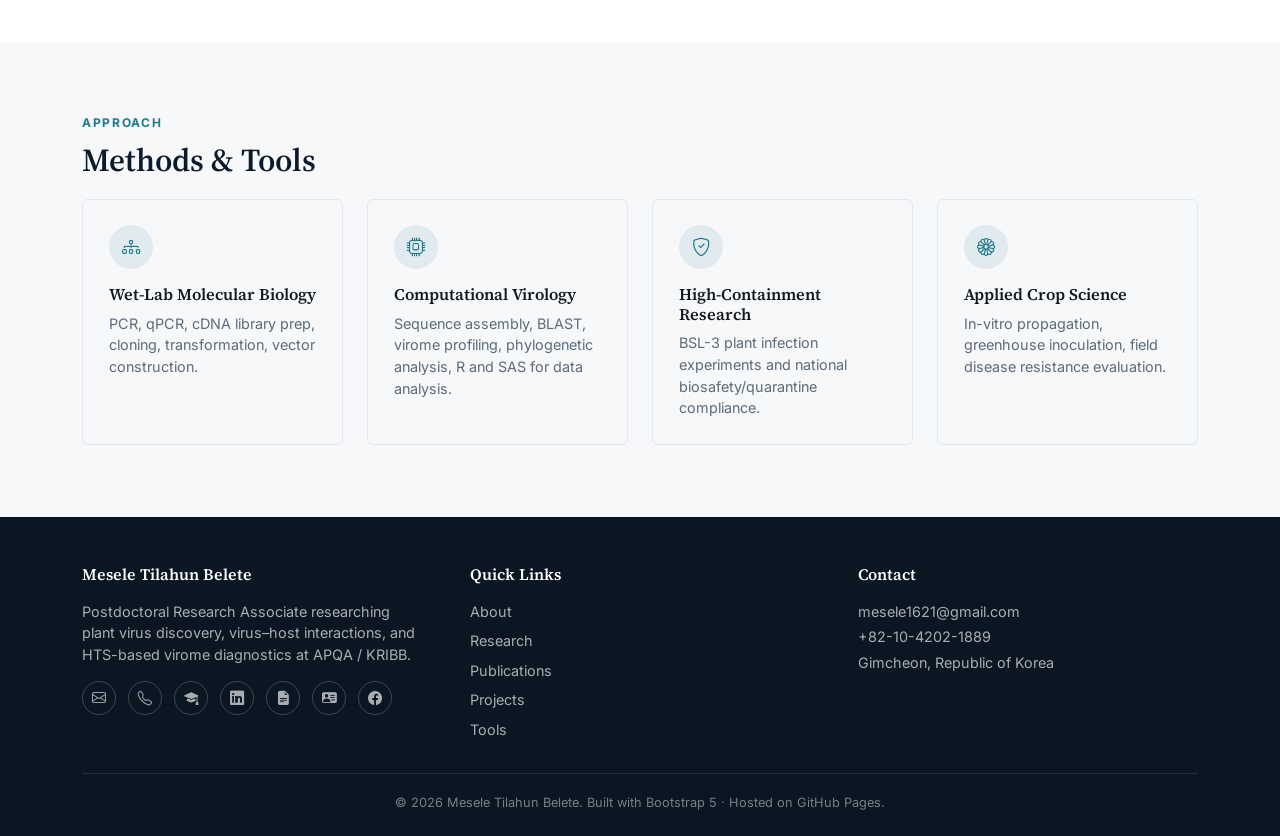
<file: research.html>
<!doctype html>
<html lang="en">
<head>
<meta charset="UTF-8">
<meta name="viewport" content="width=device-width, initial-scale=1.0">
<title>Research | Mesele Tilahun Belete</title>
<meta name="description" content="Research focus areas of Mesele Tilahun Belete — plant virus discovery, virus-induced gene silencing, HTS-based virome bioinformatics, and molecular diagnostics.">

<link href="https://cdn.jsdelivr.net/npm/bootstrap@5.3.3/dist/css/bootstrap.min.css" rel="stylesheet">
<link rel="stylesheet" href="https://cdn.jsdelivr.net/npm/bootstrap-icons@1.11.3/font/bootstrap-icons.css">
<link rel="preconnect" href="https://fonts.googleapis.com">
<link href="https://fonts.googleapis.com/css2?family=Source+Serif+4:wght@500;600;700&family=Inter:wght@400;500;600;700&display=swap" rel="stylesheet">

<style>
  :root{
    --navy:#0b1b2b;--navy-2:#122a42;--accent:#1f7a8c;--accent-2:#c9a35b;--sky:#4fa9e0;
    --ink:#101820;--muted:#5b6b7a;--paper:#f7f8fa;--line:#e4e8ec;--nav-bg:#c7d3de;
  }
  html{scroll-behavior:smooth;}
  body{font-family:'Inter',system-ui,sans-serif;color:var(--ink);background:#fff;}
  h1,h2,h3,.display-font{font-family:'Source Serif 4',Georgia,serif;}
  a{text-decoration:none;}

  .navbar{background:var(--nav-bg);padding:1rem 0;box-shadow:0 1px 0 rgba(0,0,0,.05);}
  .navbar .navbar-brand{font-family:'Source Serif 4',serif;font-weight:700;color:var(--navy) !important;}
  .navbar .nav-link{color:var(--navy) !important;font-size:.95rem;font-weight:500;margin:0 .5rem;position:relative;}
  .navbar .nav-link.active{color:var(--sky) !important;}
  .navbar .nav-link.active::after{content:"";position:absolute;left:0;right:0;bottom:-6px;height:2px;background:var(--sky);}
  .navbar .dropdown-menu{border:1px solid var(--line);}
  .navbar .dropdown-item{font-size:.9rem;}
  .theme-toggle{width:38px;height:38px;border-radius:50%;border:1px solid rgba(11,27,43,.25);display:flex;align-items:center;justify-content:center;color:var(--navy);background:transparent;margin-left:.75rem;flex:0 0 auto;}
  .theme-toggle:hover{background:rgba(11,27,43,.08);}

  .page-hero{
    background:radial-gradient(1100px 500px at 85% -10%, rgba(31,122,140,.35), transparent 60%),
      linear-gradient(180deg,var(--navy) 0%, var(--navy-2) 100%);
    color:#fff;padding:5rem 0 3.5rem;text-align:center;
  }
  .page-hero .section-kicker{text-transform:uppercase;letter-spacing:.16em;font-size:.78rem;font-weight:700;color:var(--sky);margin-bottom:1rem;}
  .page-hero h1{font-size:clamp(2.1rem,4.6vw,3rem);font-weight:700;margin-bottom:.9rem;}
  .page-hero p{color:rgba(255,255,255,.75);max-width:640px;margin:0 auto;font-size:1.02rem;line-height:1.7;}

  .section{padding:4.5rem 0;}
  .section-kicker{text-transform:uppercase;letter-spacing:.14em;font-size:.75rem;font-weight:700;color:var(--accent);margin-bottom:.6rem;}
  .section-title{font-size:clamp(1.5rem,3vw,2rem);font-weight:600;color:var(--navy);margin-bottom:1.2rem;}

  .research-block{display:flex;gap:1.6rem;padding:2rem 0;border-bottom:1px solid var(--line);}
  .research-block:last-child{border-bottom:none;}
  .research-num{
    font-family:'Source Serif 4',serif;font-size:2rem;font-weight:700;color:var(--line);min-width:60px;
  }
  .research-block h4{font-family:'Source Serif 4',serif;font-weight:600;margin-bottom:.5rem;}
  .research-block p{color:var(--muted);margin-bottom:.6rem;}
  .research-block .tags span{
    display:inline-block;font-size:.78rem;color:var(--accent);background:rgba(31,122,140,.08);
    border-radius:100px;padding:.25rem .8rem;margin:0 .4rem .4rem 0;
  }

  .method-card{border:1px solid var(--line);border-radius:6px;padding:1.6rem;height:100%;}
  .method-card .icon{width:44px;height:44px;border-radius:50%;background:rgba(31,122,140,.1);color:var(--accent);display:flex;align-items:center;justify-content:center;margin-bottom:1rem;font-size:1.15rem;}
  .method-card h5{font-family:'Source Serif 4',serif;font-weight:600;font-size:1.02rem;}
  .method-card p{color:var(--muted);font-size:.9rem;margin-bottom:0;}

  footer{background:#0a1622;color:rgba(255,255,255,.65);padding:3rem 0 1.5rem;font-size:.9rem;}
  footer h6{color:#fff;font-family:'Source Serif 4',serif;font-weight:600;margin-bottom:1rem;}
  footer a{color:rgba(255,255,255,.65);}
  footer a:hover{color:var(--accent-2);}
  footer .footer-socials a{display:inline-flex;align-items:center;justify-content:center;width:34px;height:34px;border:1px solid rgba(255,255,255,.2);border-radius:50%;margin-right:.5rem;}
  footer .foot-bottom{border-top:1px solid rgba(255,255,255,.1);margin-top:2rem;padding-top:1.2rem;font-size:.8rem;color:rgba(255,255,255,.45);text-align:center;}
</style>
</head>
<body>

<nav class="navbar navbar-expand-lg">
  <div class="container">
    <a class="navbar-brand" href="index.html">Mesele Tilahun Belete</a>
    <button class="navbar-toggler" type="button" data-bs-toggle="collapse" data-bs-target="#nav">
      <span class="navbar-toggler-icon"></span>
    </button>
    <div class="collapse navbar-collapse" id="nav">
      <ul class="navbar-nav ms-auto align-items-lg-center">
        <li class="nav-item"><a class="nav-link" href="index.html">Home</a></li>
        <li class="nav-item"><a class="nav-link" href="about.html">About</a></li>
        <li class="nav-item"><a class="nav-link active" href="research.html">Research</a></li>
        <li class="nav-item"><a class="nav-link" href="publications.html">Publications</a></li>
        <li class="nav-item"><a class="nav-link" href="projects.html">Projects</a></li>
        <li class="nav-item"><a class="nav-link" href="tools.html">Tools</a></li>
        <li class="nav-item dropdown">
          <a class="nav-link dropdown-toggle" href="#" role="button" data-bs-toggle="dropdown">More</a>
          <ul class="dropdown-menu dropdown-menu-end">
            <li><a class="dropdown-item" href="patents.html">Patents</a></li>
            <li><a class="dropdown-item" href="gallery.html">Gallery</a></li>
            <li><a class="dropdown-item" href="news.html">News</a></li>
            <li><a class="dropdown-item" href="awards.html">Awards</a></li>
            <li><a class="dropdown-item" href="teaching.html">Teaching</a></li>
            <li><a class="dropdown-item" href="cv.html">Full CV</a></li>
          </ul>
        </li>
        <li class="nav-item"><a class="nav-link" href="contact.html">Contact</a></li>
        <li class="nav-item">
          <button class="theme-toggle" id="themeToggle" title="Toggle theme" type="button"><i class="bi bi-moon"></i></button>
        </li>
      </ul>
    </div>
  </div>
</nav>

<header class="page-hero">
  <div class="container">
    <div class="section-kicker">Research</div>
    <h1>Plant Virus Discovery &amp; Diagnostics</h1>
    <p>Working across virus&ndash;host biology, high-throughput sequencing, and molecular diagnostics to characterize emerging plant viruses and build tools for their detection and control.</p>
  </div>
</header>

<section class="section">
  <div class="container">
    <div class="section-kicker">Focus Areas</div>
    <h2 class="section-title">Core Research Themes</h2>

    <div class="research-block">
      <div class="research-num">01</div>
      <div>
        <h4>Plant Virus Discovery &amp; Characterization</h4>
        <p>Identifying and molecularly characterizing novel plant viruses across ornamental, medicinal, and horticultural hosts, from complete genome sequencing to taxonomic classification &mdash; work behind 12 first-author "first report" and "novel virus" papers in journals such as <em>Archives of Virology</em>, <em>Journal of Plant Pathology</em>, and <em>VirusDisease</em>.</p>
        <div class="tags">
          <span>Genome sequencing</span><span>Taxonomy</span><span>Novel virus ID</span>
        </div>
      </div>
    </div>

    <div class="research-block">
      <div class="research-num">02</div>
      <div>
        <h4>Virus&ndash;Host Interactions &amp; Gene Silencing</h4>
        <p>Studying how plant viruses interact with their hosts and engineering virus-induced gene silencing (VIGS) vectors to deliver genes and guide RNAs into monocot and cereal crops for functional genomics applications.</p>
        <div class="tags">
          <span>VIGS</span><span>Viral vectors</span><span>Functional genomics</span>
        </div>
      </div>
    </div>

    <div class="research-block">
      <div class="research-num">03</div>
      <div>
        <h4>HTS-Based Virome Bioinformatics</h4>
        <p>Designing and running high-throughput sequencing and RNA-seq workflows &mdash; genome assembly, BLAST-based annotation, virome profiling, and phylogenetic analysis &mdash; to accelerate virus discovery. Applied across 18+ HTS datasets spanning 105 plant species during doctoral research.</p>
        <div class="tags">
          <span>RNA-seq</span><span>Genome assembly</span><span>Phylogenetics</span>
        </div>
      </div>
    </div>

    <div class="research-block">
      <div class="research-num">04</div>
      <div>
        <h4>Molecular Diagnostics &amp; Biosafety</h4>
        <p>Developing infectious clone systems and molecular diagnostic assays for virus detection and resistance screening, and conducting high-containment plant infection experiments under BSL-3 conditions in support of quarantine risk assessment.</p>
        <div class="tags">
          <span>PCR/qPCR</span><span>ELISA</span><span>BSL-3 infection assays</span>
        </div>
      </div>
    </div>

    <div class="research-block">
      <div class="research-num">05</div>
      <div>
        <h4>Plant Tissue Culture &amp; Crop Biotechnology</h4>
        <p>Developing in-vitro propagation and germplasm conservation protocols for economically important crops &mdash; potato, sweet potato, ginger, bamboo, and banana &mdash; and evaluating germplasm for disease resistance under field and controlled conditions.</p>
        <div class="tags">
          <span>Meristem culture</span><span>Micropropagation</span><span>Germplasm conservation</span>
        </div>
      </div>
    </div>
  </div>
</section>

<section class="section" style="background:var(--paper);">
  <div class="container">
    <div class="section-kicker">Approach</div>
    <h2 class="section-title">Methods &amp; Tools</h2>
    <div class="row g-4">
      <div class="col-md-6 col-lg-3">
        <div class="method-card">
          <div class="icon"><i class="bi bi-diagram-3"></i></div>
          <h5>Wet-Lab Molecular Biology</h5>
          <p>PCR, qPCR, cDNA library prep, cloning, transformation, vector construction.</p>
        </div>
      </div>
      <div class="col-md-6 col-lg-3">
        <div class="method-card">
          <div class="icon"><i class="bi bi-cpu"></i></div>
          <h5>Computational Virology</h5>
          <p>Sequence assembly, BLAST, virome profiling, phylogenetic analysis, R and SAS for data analysis.</p>
        </div>
      </div>
      <div class="col-md-6 col-lg-3">
        <div class="method-card">
          <div class="icon"><i class="bi bi-shield-check"></i></div>
          <h5>High-Containment Research</h5>
          <p>BSL-3 plant infection experiments and national biosafety/quarantine compliance.</p>
        </div>
      </div>
      <div class="col-md-6 col-lg-3">
        <div class="method-card">
          <div class="icon"><i class="bi bi-flower1"></i></div>
          <h5>Applied Crop Science</h5>
          <p>In-vitro propagation, greenhouse inoculation, field disease resistance evaluation.</p>
        </div>
      </div>
    </div>
  </div>
</section>

<footer>
  <div class="container">
    <div class="row g-5">
      <div class="col-lg-4">
        <h6>Mesele Tilahun Belete</h6>
        <p>Postdoctoral Research Associate researching plant virus discovery, virus&ndash;host interactions, and HTS-based virome diagnostics at APQA / KRIBB.</p>
        <div class="footer-socials mt-3">
          <a href="mailto:mesele1621@gmail.com" title="Email"><i class="bi bi-envelope"></i></a>
          <a href="tel:+821042021889" title="Phone"><i class="bi bi-telephone"></i></a>
          <a href="https://scholar.google.com/citations?hl=en&amp;user=Fv3DatsAAAAJ&amp;view_op=list_works&amp;sortby=pubdate" title="Google Scholar" target="_blank" rel="noopener"><i class="bi bi-mortarboard-fill"></i></a>
          <a href="https://www.linkedin.com/in/mesele-tilahun-belete-8b5aa0107" title="LinkedIn" target="_blank" rel="noopener"><i class="bi bi-linkedin"></i></a>
          <a href="https://www.researchgate.net/profile/Mesele-Belete-2?ev=prf_overview" title="ResearchGate" target="_blank" rel="noopener"><i class="bi bi-file-earmark-text-fill"></i></a>
          <a href="https://orcid.org/0000-0002-1504-1804" title="ORCID" target="_blank" rel="noopener"><i class="bi bi-person-vcard-fill"></i></a>
          <a href="https://www.facebook.com/mes.biot" title="Facebook" target="_blank" rel="noopener"><i class="bi bi-facebook"></i></a>
        </div>
      </div>
      <div class="col-lg-4">
        <h6>Quick Links</h6>
        <div class="d-flex flex-column gap-2">
          <a href="about.html">About</a>
          <a href="research.html">Research</a>
          <a href="publications.html">Publications</a>
          <a href="projects.html">Projects</a>
          <a href="tools.html">Tools</a>
        </div>
      </div>
      <div class="col-lg-4">
        <h6>Contact</h6>
        <p class="mb-1"><a href="mailto:mesele1621@gmail.com">mesele1621@gmail.com</a></p>
        <p class="mb-1">+82-10-4202-1889</p>
        <p class="mb-1">Gimcheon, Republic of Korea</p>
      </div>
    </div>
    <div class="foot-bottom">&copy; <span id="year"></span> Mesele Tilahun Belete. Built with Bootstrap 5 &middot; Hosted on GitHub Pages.</div>
  </div>
</footer>

<script src="https://cdn.jsdelivr.net/npm/bootstrap@5.3.3/dist/js/bootstrap.bundle.min.js"></script>
<script>
  document.getElementById('year').textContent = new Date().getFullYear();
  const toggle = document.getElementById('themeToggle');
  const icon = toggle.querySelector('i');
  toggle.addEventListener('click', () => {
    document.body.classList.toggle('dark-mode');
    icon.className = document.body.classList.contains('dark-mode') ? 'bi bi-sun' : 'bi bi-moon';
  });
</script>
</body>
</html>
</file>
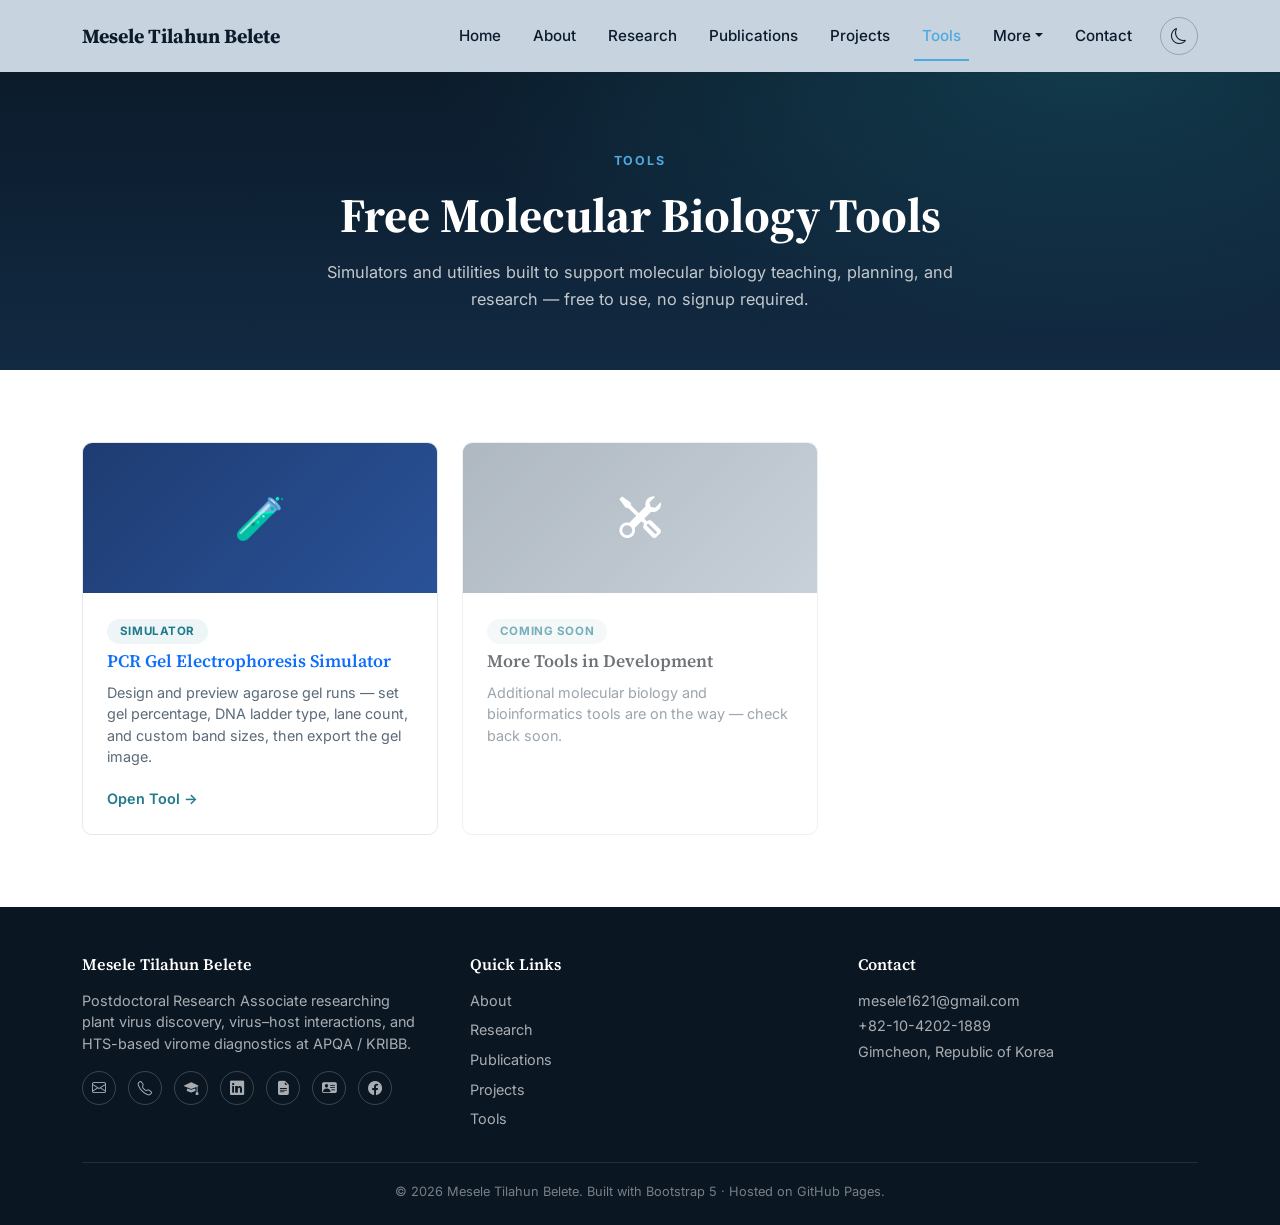
<file: tools.html>
<!doctype html>
<html lang="en">
<head>
<meta charset="UTF-8">
<meta name="viewport" content="width=device-width, initial-scale=1.0">
<title>Tools | Mesele Tilahun Belete</title>
<meta name="description" content="Free molecular biology tools and simulators built by Mesele Tilahun Belete, including a PCR gel electrophoresis simulator.">

<link href="https://cdn.jsdelivr.net/npm/bootstrap@5.3.3/dist/css/bootstrap.min.css" rel="stylesheet">
<link rel="stylesheet" href="https://cdn.jsdelivr.net/npm/bootstrap-icons@1.11.3/font/bootstrap-icons.css">
<link rel="preconnect" href="https://fonts.googleapis.com">
<link href="https://fonts.googleapis.com/css2?family=Source+Serif+4:wght@500;600;700&family=Inter:wght@400;500;600;700&display=swap" rel="stylesheet">

<style>
  :root{
    --navy:#0b1b2b;--navy-2:#122a42;--accent:#1f7a8c;--accent-2:#c9a35b;--sky:#4fa9e0;
    --ink:#101820;--muted:#5b6b7a;--paper:#f7f8fa;--line:#e4e8ec;--nav-bg:#c7d3de;
  }
  html{scroll-behavior:smooth;}
  body{font-family:'Inter',system-ui,sans-serif;color:var(--ink);background:#fff;}
  h1,h2,h3,.display-font{font-family:'Source Serif 4',Georgia,serif;}
  a{text-decoration:none;}

  .navbar{background:var(--nav-bg);padding:1rem 0;box-shadow:0 1px 0 rgba(0,0,0,.05);}
  .navbar .navbar-brand{font-family:'Source Serif 4',serif;font-weight:700;color:var(--navy) !important;}
  .navbar .nav-link{color:var(--navy) !important;font-size:.95rem;font-weight:500;margin:0 .5rem;position:relative;}
  .navbar .nav-link.active{color:var(--sky) !important;}
  .navbar .nav-link.active::after{content:"";position:absolute;left:0;right:0;bottom:-6px;height:2px;background:var(--sky);}
  .navbar .dropdown-menu{border:1px solid var(--line);}
  .navbar .dropdown-item{font-size:.9rem;}
  .theme-toggle{width:38px;height:38px;border-radius:50%;border:1px solid rgba(11,27,43,.25);display:flex;align-items:center;justify-content:center;color:var(--navy);background:transparent;margin-left:.75rem;flex:0 0 auto;}
  .theme-toggle:hover{background:rgba(11,27,43,.08);}

  .page-hero{
    background:radial-gradient(1100px 500px at 85% -10%, rgba(31,122,140,.35), transparent 60%),
      linear-gradient(180deg,var(--navy) 0%, var(--navy-2) 100%);
    color:#fff;padding:5rem 0 3.5rem;text-align:center;
  }
  .page-hero .section-kicker{text-transform:uppercase;letter-spacing:.16em;font-size:.78rem;font-weight:700;color:var(--sky);margin-bottom:1rem;}
  .page-hero h1{font-size:clamp(2.1rem,4.6vw,3rem);font-weight:700;margin-bottom:.9rem;}
  .page-hero p{color:rgba(255,255,255,.75);max-width:640px;margin:0 auto;font-size:1.02rem;line-height:1.7;}

  .section{padding:4.5rem 0;}
  .section-kicker{text-transform:uppercase;letter-spacing:.14em;font-size:.75rem;font-weight:700;color:var(--accent);margin-bottom:.6rem;}
  .section-title{font-size:clamp(1.5rem,3vw,2rem);font-weight:600;color:var(--navy);margin-bottom:1.2rem;}

  .tool-card{border:1px solid var(--line);border-radius:10px;overflow:hidden;height:100%;transition:.2s ease;background:#fff;}
  .tool-card:hover{border-color:var(--accent);box-shadow:0 16px 36px rgba(15,40,60,.1);transform:translateY(-4px);}
  .tool-card .tool-banner{
    height:150px;background:linear-gradient(135deg,#1e3c72,#2a5298);
    display:flex;align-items:center;justify-content:center;font-size:2.6rem;color:#fff;
  }
  .tool-card .tool-body{padding:1.5rem;}
  .tool-card h4{font-family:'Source Serif 4',serif;font-weight:600;font-size:1.1rem;margin-bottom:.6rem;}
  .tool-card p{color:var(--muted);font-size:.9rem;margin-bottom:1.1rem;}
  .tool-tag{display:inline-block;font-size:.72rem;text-transform:uppercase;letter-spacing:.05em;font-weight:700;color:var(--accent);background:rgba(31,122,140,.08);border-radius:100px;padding:.25rem .8rem;margin:0 .4rem .4rem 0;}

  .tool-card.coming-soon{opacity:.6;}
  .tool-card.coming-soon .tool-banner{background:linear-gradient(135deg,#7a8a99,#a4b3c0);}

  footer{background:#0a1622;color:rgba(255,255,255,.65);padding:3rem 0 1.5rem;font-size:.9rem;}
  footer h6{color:#fff;font-family:'Source Serif 4',serif;font-weight:600;margin-bottom:1rem;}
  footer a{color:rgba(255,255,255,.65);}
  footer a:hover{color:var(--accent-2);}
  footer .footer-socials a{display:inline-flex;align-items:center;justify-content:center;width:34px;height:34px;border:1px solid rgba(255,255,255,.2);border-radius:50%;margin-right:.5rem;}
  footer .foot-bottom{border-top:1px solid rgba(255,255,255,.1);margin-top:2rem;padding-top:1.2rem;font-size:.8rem;color:rgba(255,255,255,.45);text-align:center;}
</style>
</head>
<body>

<nav class="navbar navbar-expand-lg">
  <div class="container">
    <a class="navbar-brand" href="index.html">Mesele Tilahun Belete</a>
    <button class="navbar-toggler" type="button" data-bs-toggle="collapse" data-bs-target="#nav">
      <span class="navbar-toggler-icon"></span>
    </button>
    <div class="collapse navbar-collapse" id="nav">
      <ul class="navbar-nav ms-auto align-items-lg-center">
        <li class="nav-item"><a class="nav-link" href="index.html">Home</a></li>
        <li class="nav-item"><a class="nav-link" href="about.html">About</a></li>
        <li class="nav-item"><a class="nav-link" href="research.html">Research</a></li>
        <li class="nav-item"><a class="nav-link" href="publications.html">Publications</a></li>
        <li class="nav-item"><a class="nav-link" href="projects.html">Projects</a></li>
        <li class="nav-item"><a class="nav-link active" href="tools.html">Tools</a></li>
        <li class="nav-item dropdown">
          <a class="nav-link dropdown-toggle" href="#" role="button" data-bs-toggle="dropdown">More</a>
          <ul class="dropdown-menu dropdown-menu-end">
            <li><a class="dropdown-item" href="patents.html">Patents</a></li>
            <li><a class="dropdown-item" href="gallery.html">Gallery</a></li>
            <li><a class="dropdown-item" href="news.html">News</a></li>
            <li><a class="dropdown-item" href="awards.html">Awards</a></li>
            <li><a class="dropdown-item" href="teaching.html">Teaching</a></li>
            <li><a class="dropdown-item" href="cv.html">Full CV</a></li>
          </ul>
        </li>
        <li class="nav-item"><a class="nav-link" href="contact.html">Contact</a></li>
        <li class="nav-item">
          <button class="theme-toggle" id="themeToggle" title="Toggle theme" type="button"><i class="bi bi-moon"></i></button>
        </li>
      </ul>
    </div>
  </div>
</nav>

<header class="page-hero">
  <div class="container">
    <div class="section-kicker">Tools</div>
    <h1>Free Molecular Biology Tools</h1>
    <p>Simulators and utilities built to support molecular biology teaching, planning, and research &mdash; free to use, no signup required.</p>
  </div>
</header>

<section class="section">
  <div class="container">
    <div class="row g-4">

      <div class="col-md-6 col-lg-4">
        <a href="gel-simulator.html" class="tool-card d-block text-decoration-none">
          <div class="tool-banner">&#129514;</div>
          <div class="tool-body">
            <div class="tool-tag">Simulator</div>
            <h4>PCR Gel Electrophoresis Simulator</h4>
            <p>Design and preview agarose gel runs &mdash; set gel percentage, DNA ladder type, lane count, and custom band sizes, then export the gel image.</p>
            <span style="color:var(--accent);font-weight:600;font-size:.9rem;">Open Tool &rarr;</span>
          </div>
        </a>
      </div>

      <div class="col-md-6 col-lg-4">
        <div class="tool-card coming-soon">
          <div class="tool-banner"><i class="bi bi-tools"></i></div>
          <div class="tool-body">
            <div class="tool-tag">Coming Soon</div>
            <h4>More Tools in Development</h4>
            <p>Additional molecular biology and bioinformatics tools are on the way &mdash; check back soon.</p>
          </div>
        </div>
      </div>

    </div>
  </div>
</section>

<footer>
  <div class="container">
    <div class="row g-5">
      <div class="col-lg-4">
        <h6>Mesele Tilahun Belete</h6>
        <p>Postdoctoral Research Associate researching plant virus discovery, virus&ndash;host interactions, and HTS-based virome diagnostics at APQA / KRIBB.</p>
        <div class="footer-socials mt-3">
          <a href="mailto:mesele1621@gmail.com" title="Email"><i class="bi bi-envelope"></i></a>
          <a href="tel:+821042021889" title="Phone"><i class="bi bi-telephone"></i></a>
          <a href="https://scholar.google.com/citations?hl=en&amp;user=Fv3DatsAAAAJ&amp;view_op=list_works&amp;sortby=pubdate" title="Google Scholar" target="_blank" rel="noopener"><i class="bi bi-mortarboard-fill"></i></a>
          <a href="https://www.linkedin.com/in/mesele-tilahun-belete-8b5aa0107" title="LinkedIn" target="_blank" rel="noopener"><i class="bi bi-linkedin"></i></a>
          <a href="https://www.researchgate.net/profile/Mesele-Belete-2?ev=prf_overview" title="ResearchGate" target="_blank" rel="noopener"><i class="bi bi-file-earmark-text-fill"></i></a>
          <a href="https://orcid.org/0000-0002-1504-1804" title="ORCID" target="_blank" rel="noopener"><i class="bi bi-person-vcard-fill"></i></a>
          <a href="https://www.facebook.com/mes.biot" title="Facebook" target="_blank" rel="noopener"><i class="bi bi-facebook"></i></a>
        </div>
      </div>
      <div class="col-lg-4">
        <h6>Quick Links</h6>
        <div class="d-flex flex-column gap-2">
          <a href="about.html">About</a>
          <a href="research.html">Research</a>
          <a href="publications.html">Publications</a>
          <a href="projects.html">Projects</a>
          <a href="tools.html">Tools</a>
        </div>
      </div>
      <div class="col-lg-4">
        <h6>Contact</h6>
        <p class="mb-1"><a href="mailto:mesele1621@gmail.com">mesele1621@gmail.com</a></p>
        <p class="mb-1">+82-10-4202-1889</p>
        <p class="mb-1">Gimcheon, Republic of Korea</p>
      </div>
    </div>
    <div class="foot-bottom">&copy; <span id="year"></span> Mesele Tilahun Belete. Built with Bootstrap 5 &middot; Hosted on GitHub Pages.</div>
  </div>
</footer>

<script src="https://cdn.jsdelivr.net/npm/bootstrap@5.3.3/dist/js/bootstrap.bundle.min.js"></script>
<script>
  document.getElementById('year').textContent = new Date().getFullYear();
  const toggle = document.getElementById('themeToggle');
  const icon = toggle.querySelector('i');
  toggle.addEventListener('click', () => {
    document.body.classList.toggle('dark-mode');
    icon.className = document.body.classList.contains('dark-mode') ? 'bi bi-sun' : 'bi bi-moon';
  });
</script>
</body>
</html>
</file>
